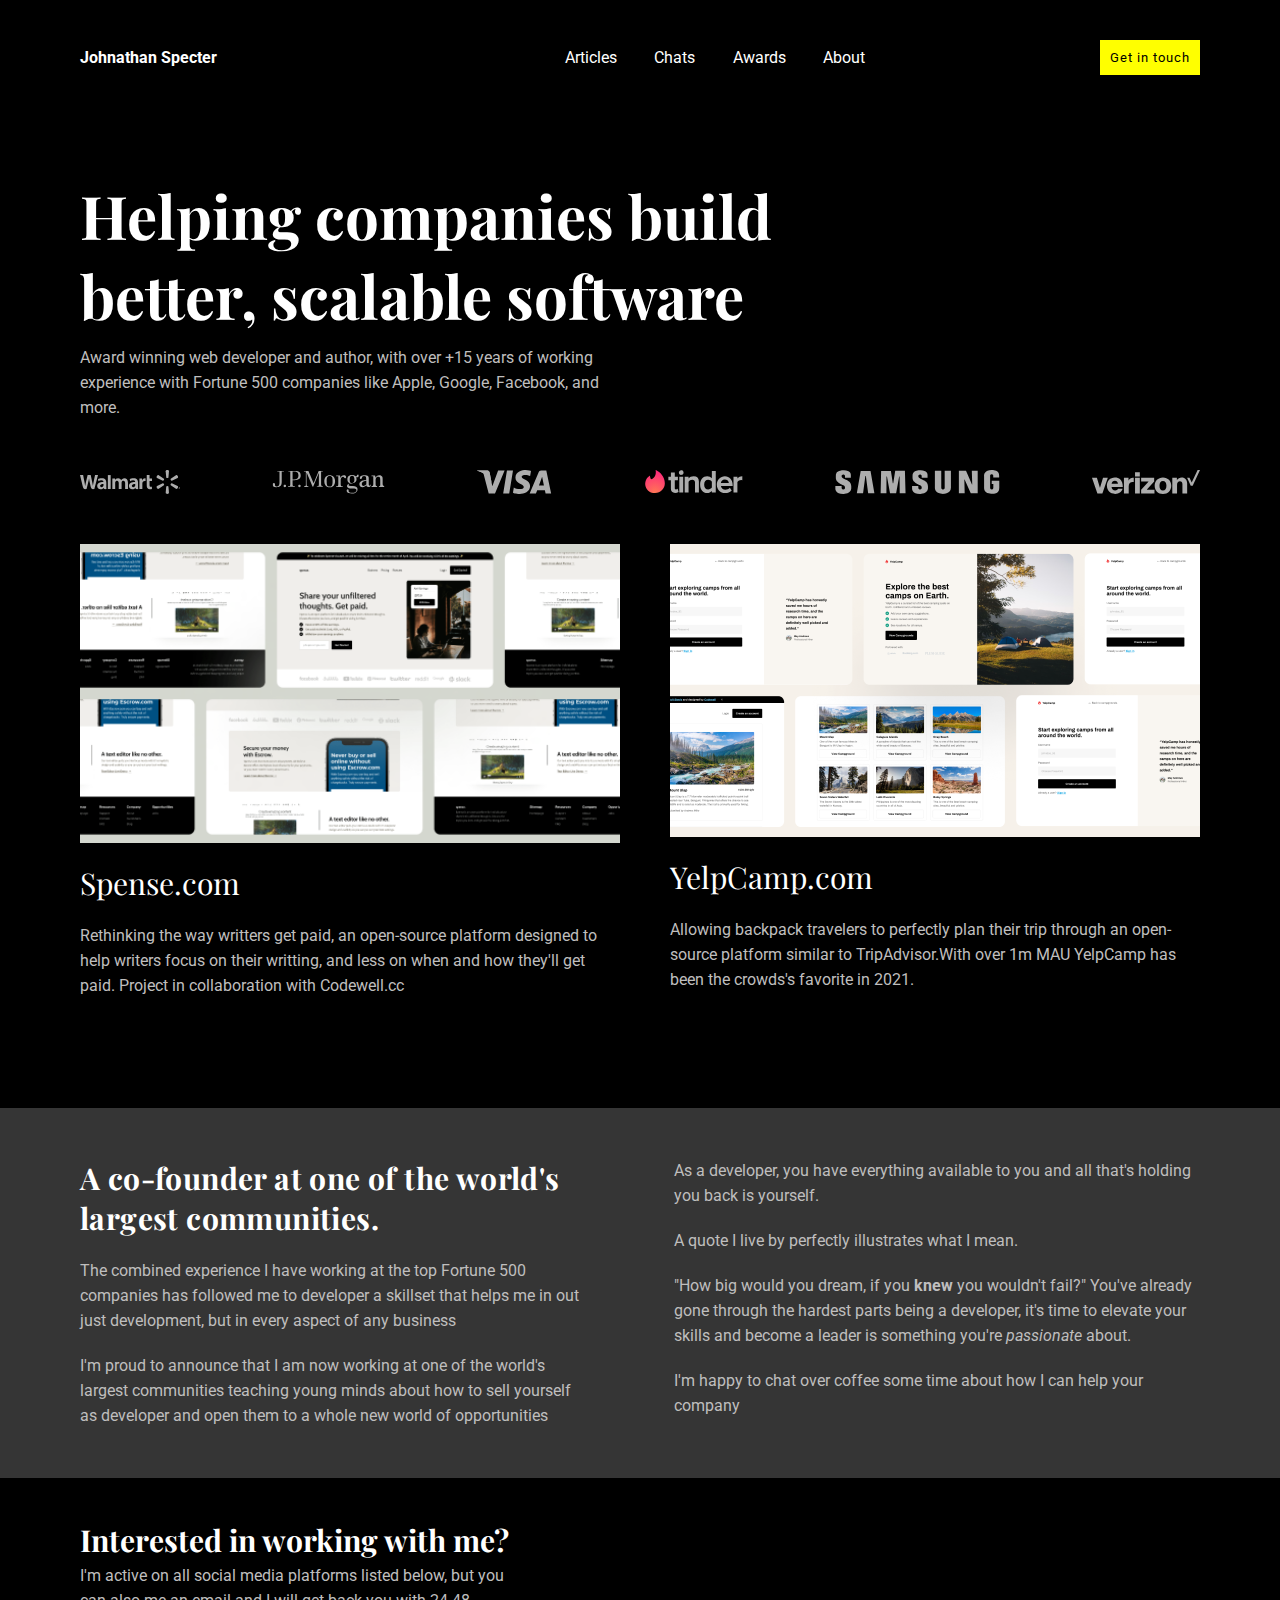
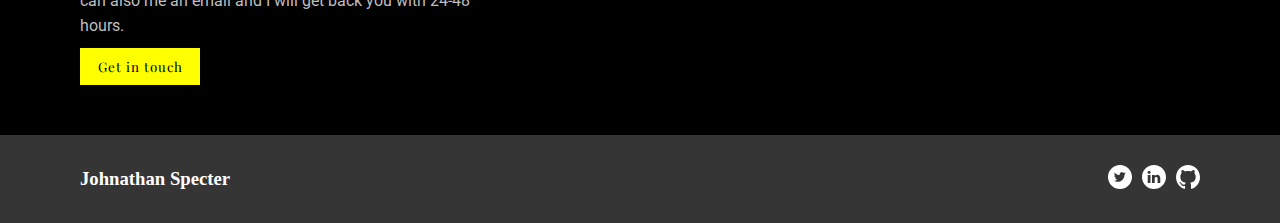
<file: dev-portfolio/index.html>
<!DOCTYPE html>
<html lang="en">
<head>
    <meta charset="UTF-8">
    <meta http-equiv="X-UA-Compatible" content="IE=edge">
    <meta name="viewport" content="width=device-width, initial-scale=1.0">
    <title>Dev Portfolio</title>
    <link rel="stylesheet" href="index.css">
    <link rel="stylesheet" href="https://cdnjs.cloudflare.com/ajax/libs/font-awesome/6.4.2/css/all.min.css" integrity="sha512-z3gLpd7yknf1YoNbCzqRKc4qyor8gaKU1qmn+CShxbuBusANI9QpRohGBreCFkKxLhei6S9CQXFEbbKuqLg0DA==" crossorigin="anonymous" referrerpolicy="no-referrer" />
</head>
<body>
    <nav>
        <h4>Johnathan Specter</h4>
        <ul class="desktopUl">
            <li>Articles</li>
            <li>Chats</li>
            <li>Awards</li>
            <li>About</li>
        </ul>
        <!-- For responsive -->
        <ul class="responsiveUl">
            <li>Articles</li>
            <li>Chats</li>
            <li>Awards</li>
            <li>About</li>
        </ul>
        
        <button class="getInTouch">Get in touch</button>
        <button class="arrowBtn">
            <i class="fa-solid fa-arrow-down-wide-short"></i>
        </button>
    </nav>

    <div class="firstDiv">
        <h2 class="firstHeading">Helping companies build<span> better, scalable software<span></h2>
        <p>Award winning web developer and author, with over +15 years of working
            <span>experience with Fortune 500 companies like Apple, Google, Facebook, and</span>
            <span>more.</span>
        </p>

        <div class="logos">

            <!-- Walmat -->
            <svg width="101" height="24" viewBox="0 0 101 24" fill="none" xmlns="http://www.w3.org/2000/svg">
                <g clip-path="url(#clip0_6:120)">
                <path d="M58.0546 12.7717C58.0546 10.4016 57.04 8.30746 53.6087 8.30746C51.8483 8.30746 50.4498 8.80922 49.6916 9.2484L50.2473 11.1499C50.9454 10.7119 52.0593 10.3513 53.1106 10.3513C54.8477 10.3488 55.1323 11.3315 55.1323 11.9633V12.1154C51.3404 12.1092 48.9433 13.4194 48.9433 16.0877C48.9433 17.718 50.1603 19.2466 52.2875 19.2466C53.5854 19.2466 54.6821 18.7228 55.3372 17.8959H55.401C55.401 17.8959 55.8329 19.703 58.2214 19.0123C58.0999 18.2554 58.0546 17.458 58.0546 16.4888V12.7717ZM55.2256 15.2743C55.2256 15.4657 55.2097 15.6644 55.1532 15.8349C54.9348 16.5649 54.1816 17.1758 53.2443 17.1758C52.4531 17.1758 51.8323 16.728 51.8323 15.7896C51.8323 14.3542 53.4173 13.9592 55.2256 13.969" fill="#ADADAD"/>
                <path d="M0 5.08265C0 5.08265 2.47684 15.2158 2.87065 16.8572C3.33436 18.7759 4.16489 19.485 6.56202 19.0127L8.1102 12.7291C8.50154 11.1724 8.76772 10.056 9.02047 8.46978H9.06337C9.23881 10.0719 9.49155 11.1724 9.81172 12.734C9.81172 12.734 10.4435 15.5887 10.7711 17.0842C11.09 18.5796 11.988 19.523 14.3398 19.0127L18.025 5.08265H15.05L13.7853 11.1086C13.4503 12.8543 13.1461 14.2295 12.9093 15.8292H12.8664C12.6529 14.2467 12.3818 12.9279 12.0334 11.2177L10.7232 5.08265H7.61949L6.22095 11.0607C5.82224 12.8862 5.44931 14.3497 5.21499 15.8991H5.17452C4.93286 14.4454 4.60531 12.5942 4.25811 10.8374C4.25811 10.8374 3.42758 6.55724 3.1344 5.08265" fill="#ADADAD"/>
                <path d="M26.3156 12.7717C26.3156 10.4016 25.2985 8.30746 21.8673 8.30746C20.1118 8.30746 18.7108 8.80922 17.9527 9.2484L18.5084 11.1499C19.204 10.7119 20.3167 10.3513 21.3717 10.3513C23.1088 10.3488 23.3934 11.3315 23.3934 11.9633V12.1154C19.6015 12.1092 17.2019 13.4194 17.2019 16.0877C17.2019 17.718 18.4238 19.2466 20.5412 19.2466C21.8513 19.2466 22.9383 18.7228 23.5934 17.8959H23.6596C23.6596 17.8959 24.0939 19.703 26.4799 19.0123C26.3573 18.2554 26.3156 17.458 26.3156 16.4888V12.7717ZM23.4842 15.2743C23.4842 15.4657 23.4683 15.6644 23.4143 15.8349C23.1934 16.5649 22.4402 17.1758 21.5005 17.1758C20.7141 17.1758 20.0909 16.728 20.0909 15.7896C20.0909 14.3542 21.6759 13.9592 23.4842 13.969" fill="#ADADAD"/>
                <path d="M27.8593 5.08265V19.0078H30.6907V16.0549V5.08265H27.8593Z" fill="#ADADAD"/>
                <path d="M66.7445 5.08265V15.3569C66.7445 16.775 67.0107 17.7638 67.5836 18.3698C68.0866 18.901 68.9097 19.247 69.8899 19.247C70.7315 19.247 71.5546 19.0851 71.9435 18.944L71.9092 16.7321C71.6184 16.7996 71.286 16.8572 70.8296 16.8572C69.863 16.8572 69.544 16.2451 69.544 14.9717V11.0386H72.0098V8.37777H69.544V5.08265" fill="#ADADAD"/>
                <path d="M59.4263 8.54915V19.0123H62.3533V13.6538C62.3533 13.3655 62.3717 13.1164 62.4171 12.8858C62.6355 11.7559 63.493 11.0407 64.7283 11.0407C65.0731 11.0407 65.3074 11.0788 65.5675 11.1192V8.37618C65.3491 8.33692 65.2007 8.31606 64.932 8.31606C63.8365 8.31606 62.595 9.01164 62.0711 10.5267H61.9988V8.54915" fill="#ADADAD"/>
                <path d="M32.3349 8.54915V19.0123H35.1871V12.8711C35.1871 12.5828 35.219 12.2884 35.3208 12.0221C35.5527 11.4002 36.1281 10.6801 37.0518 10.6801C38.2 10.6801 38.7423 11.6492 38.7423 13.0477V19.0123H41.5872V12.7975C41.5872 12.5264 41.6253 12.1939 41.7049 11.9534C41.9331 11.2481 42.5563 10.6801 43.4176 10.6801C44.5781 10.6801 45.14 11.6284 45.14 13.2771V19.0123H47.9823V12.8429C47.9823 9.60172 46.3336 8.31606 44.4615 8.31606C43.6384 8.31606 42.9833 8.51848 42.3944 8.88161C41.8963 9.18707 41.4596 9.61767 41.0683 10.1808H41.0253C40.5751 9.05458 39.5176 8.31606 38.1362 8.31606C36.3648 8.31606 35.56 9.21038 35.0865 9.96607H35.0436V8.54915" fill="#ADADAD"/>
                <path d="M87.3283 8.07953C87.8877 8.07953 88.3587 7.78756 88.4201 7.41217L88.9746 1.13109C88.9746 0.509112 88.2422 0 87.3283 0C86.4094 0 85.6819 0.509112 85.6819 1.13109L86.2413 7.41217C86.3002 7.78756 86.7688 8.07953 87.3283 8.07953Z" fill="#ADADAD"/>
                <path d="M83.9261 10.0449C84.2033 9.55424 84.1873 9.00955 83.888 8.76665L78.711 5.14644C78.1725 4.83239 77.3664 5.20655 76.9052 5.99905C76.4452 6.79032 76.5384 7.6785 77.0659 7.98642L82.7974 10.6436C83.1642 10.781 83.6439 10.5258 83.9261 10.04" fill="#ADADAD"/>
                <path d="M90.7298 10.0398C91.0229 10.5256 91.5026 10.7808 91.8596 10.6507L97.5911 7.98618C98.1235 7.67213 98.2033 6.79253 97.753 6.00126C97.293 5.20876 96.4821 4.83705 95.9448 5.14497L90.7665 8.7615C90.4795 9.00808 90.4587 9.55522 90.7358 10.0447" fill="#ADADAD"/>
                <path d="M87.3283 15.9254C87.8877 15.9254 88.3587 16.2173 88.4201 16.5927L88.9746 22.8738C88.9746 23.4958 88.2422 24 87.3283 24C86.4094 24 85.6819 23.4958 85.6819 22.8738L86.2413 16.5927C86.3002 16.2173 86.7688 15.9254 87.3283 15.9254Z" fill="#ADADAD"/>
                <path d="M90.7298 13.9655C91.0229 13.4784 91.5026 13.2184 91.8596 13.3595L97.5911 16.0191C98.1235 16.327 98.2033 17.214 97.753 18.0065C97.293 18.7928 96.4821 19.167 95.9448 18.8591L90.7665 15.2376C90.4795 14.9935 90.4587 14.4488 90.7358 13.9655" fill="#ADADAD"/>
                <path d="M83.9261 13.9601C84.2033 14.4496 84.1873 14.993 83.888 15.2384L78.711 18.8537C78.1725 19.1677 77.3664 18.7923 76.9052 18.006C76.4452 17.2147 76.5384 16.3265 77.0659 16.0186L82.7974 13.359C83.1642 13.2191 83.6439 13.4767 83.9261 13.9601Z" fill="#ADADAD"/>
                <path d="M99.2683 18.3079H99.3395C99.4364 18.3079 99.4756 18.3386 99.4867 18.4159C99.5075 18.5017 99.5186 18.5594 99.5394 18.5839H99.7235C99.7075 18.5655 99.6866 18.5189 99.6756 18.4109C99.6547 18.3177 99.6069 18.265 99.5394 18.2466V18.2294C99.6326 18.2085 99.6866 18.146 99.6866 18.0687C99.6866 17.9988 99.6547 17.9485 99.6228 17.9166C99.5615 17.8871 99.5027 17.8638 99.3726 17.8638C99.2573 17.8638 99.1726 17.8736 99.1051 17.8896V18.5839H99.2683V18.3079ZM99.2732 17.9914L99.3567 17.9803C99.4548 17.9803 99.5075 18.0257 99.5075 18.0895C99.5075 18.1607 99.4364 18.1938 99.3456 18.1938H99.2732V17.9914ZM99.3775 17.5203C98.9752 17.5203 98.6562 17.8344 98.6562 18.2196C98.6562 18.6146 98.9752 18.9286 99.3775 18.9286C99.7848 18.9286 100.094 18.6146 100.094 18.2196C100.094 17.8344 99.7848 17.5203 99.3775 17.5203ZM99.3775 17.6614C99.6866 17.6614 99.9161 17.9116 99.9161 18.2196C99.9161 18.5299 99.6866 18.7876 99.3775 18.7827C99.0684 18.7827 98.834 18.5299 98.834 18.2196C98.834 17.9116 99.0684 17.6614 99.3726 17.6614" fill="#ADADAD"/>
                </g>
                <defs>
                <clipPath id="clip0_6:120">
                <rect width="100.094" height="24" fill="white"/>
                </clipPath>
                </defs>
                </svg>
                
                <!-- Jp morgan -->
                <svg width="113" height="24" viewBox="0 0 113 24" fill="none" xmlns="http://www.w3.org/2000/svg">
                    <g clip-path="url(#clip0_6:108)">
                    <path d="M11.9509 0.891425H5.35889V1.42514H7.49603V12.2926C7.49603 15.5886 6.60574 16.4789 4.55774 16.4789C3.31089 16.4789 3.04346 15.4994 3.04346 15.0537C3.04346 13.896 2.95431 13.0949 1.8846 13.0949C0.816028 13.0949 0.638885 14.1634 0.638885 14.52C0.638885 16.0343 1.35089 17.192 4.29031 17.192C7.85374 17.192 9.72346 16.0343 9.72346 12.0263V1.424H11.8617V0.891425H11.9509ZM12.8423 14.6971C12.4857 14.6971 12.1292 14.7886 11.9509 15.0537C11.6835 15.3211 11.5943 15.5886 11.5943 15.9451C11.5943 16.2994 11.6835 16.568 11.9509 16.8366C12.2183 17.1029 12.4857 17.1909 12.8423 17.1909C13.1977 17.1909 13.4652 17.1017 13.7326 16.8366C14 16.5691 14.0892 16.2994 14.0892 15.9451C14.0892 15.5886 14 15.3211 13.7326 15.0537C13.4652 14.7863 13.1977 14.6971 12.8412 14.6971H12.8423ZM27.4503 14.6971C27.0937 14.6971 26.8263 14.7886 26.5589 15.0537C26.2926 15.3211 26.2035 15.5886 26.2035 15.9451C26.2035 16.2994 26.2926 16.568 26.5589 16.8366C26.8263 17.1029 27.0937 17.1909 27.4503 17.1909C27.8069 17.1909 28.1623 17.1017 28.3417 16.8366C28.608 16.568 28.6972 16.2994 28.6972 15.9451C28.6972 15.5886 28.608 15.3211 28.3406 15.0537C28.0732 14.7863 27.8069 14.6971 27.4492 14.6971H27.4503ZM22.8172 0.891425H16.4035V1.42514H18.2743V13.8971C18.2743 14.8766 18.1852 15.1429 18.096 15.4103C18.0069 15.768 17.7395 15.9463 17.2937 16.1246C17.0275 16.2137 16.5817 16.3017 15.9577 16.3017V16.8366H22.9063V16.3017C22.2823 16.3017 21.8377 16.2137 21.5692 16.1246C21.1246 15.9463 20.8572 15.6789 20.7692 15.4114C20.6503 15.0986 20.5895 14.7667 20.5897 14.432V10.1543H22.2823C27.2709 10.1543 28.696 8.19543 28.696 5.52228C28.696 2.76114 27.8949 0.890282 22.8172 0.890282V0.891425ZM21.9257 9.53143H20.5897V1.51428H21.7486C25.5783 1.51428 26.4686 3.11771 26.4686 5.61142C26.4686 8.19428 24.9555 9.53143 21.9257 9.53143ZM49.2732 15.3211C49.1557 14.9771 49.0954 14.6161 49.0949 14.2526V1.42514H50.7863V0.891425H46.6915C46.6023 1.06971 41.7932 13.0057 41.7932 13.0057L41.704 13.096C41.6149 13.096 41.6149 13.096 41.6149 13.0069C41.6149 13.0069 36.4492 0.980567 36.4492 0.891425H31.9029V1.42628H33.8629V14.9657C33.8629 15.2343 33.7737 15.5017 33.5955 15.768C33.4172 16.0354 33.1497 16.2137 32.8823 16.3017C32.704 16.3931 32.3486 16.3931 31.9909 16.3931V16.9257H36.4457V16.3909C36.0892 16.3909 35.9109 16.3017 35.6446 16.3017C35.288 16.2126 35.1097 16.0343 34.9315 15.7669C34.7532 15.5886 34.664 15.3211 34.664 14.9657L34.5749 13.8069V3.11657H34.8423C34.8423 3.11657 40.632 16.656 40.7212 16.8343H41.1669L46.6892 3.20685H46.8675V14.2526C46.8675 14.6983 46.7783 15.0537 46.6892 15.4103C46.6 15.7669 46.3337 15.9451 45.9772 16.1234C45.604 16.2472 45.2126 16.3071 44.8195 16.3006V16.8354H51.0549V16.3006C50.6614 16.3071 50.2696 16.2473 49.896 16.1234C49.6297 15.9451 49.3623 15.6777 49.2732 15.3211ZM57.7349 5.16685C54.3497 5.16685 52.3017 7.39314 52.3017 11.224C52.3017 16.9246 56.7555 17.2811 57.6457 17.2811C59.5166 17.2811 63.08 16.1234 63.08 11.136C63.08 7.216 60.7635 5.16685 57.7349 5.16685ZM57.6457 16.568C55.152 16.568 54.7063 15.3223 54.7063 11.3131C54.7063 8.19543 54.8846 5.87885 57.6457 5.87885C60.5852 5.87885 60.5852 8.28342 60.5852 11.1337C60.5852 15.1429 59.8732 16.568 57.6457 16.568ZM71.8103 5.34514C69.8492 5.34514 69.1383 6.50285 68.6023 7.74971H68.424C68.424 7.74971 68.1577 5.968 68.0686 5.52228H64.1486V6.14628H66.2858V13.9851C66.2858 14.7863 66.1977 15.3223 66.0206 15.6766C65.8412 16.0343 65.3063 16.3006 64.5052 16.3006H64.1486V17.0137H70.7406V16.3006H70.384C69.4926 16.3006 69.1383 16.1234 68.9577 15.7669C68.7806 15.4103 68.6915 14.8754 68.6915 14.0743V9.79885C68.6915 8.46171 69.76 6.85943 71.008 6.85943C72.344 6.85943 72.2537 8.81828 73.7692 8.01714C74.4823 7.57142 74.304 5.34514 71.8103 5.34514ZM97.7303 15.6766C97.0172 15.6766 96.84 15.3223 96.7509 14.6091V8.37371C96.7509 7.304 96.5715 6.68114 95.9498 6.056C95.3258 5.43314 94.1669 5.16457 92.4755 5.16457C90.872 5.16457 89.7143 5.43314 88.912 6.056C88.2 6.592 87.8446 7.12571 87.8446 7.928C87.8446 8.28228 87.9337 8.55085 88.1109 8.64C88.2892 8.81828 88.5566 8.90742 88.8229 8.90742C89.4457 8.90742 89.8035 8.55314 89.9806 7.74971C90.072 7.12571 90.248 6.77028 90.5166 6.41257C90.8709 6.05828 91.408 5.87885 92.0297 5.87885C92.832 5.87885 93.4549 6.056 93.7223 6.50171C93.9897 6.94743 94.168 7.48228 94.168 8.19314V10.0651C92.1177 10.2434 87.1303 10.688 87.3978 14.4297C87.4869 15.8549 88.7349 17.1909 90.4263 17.1909C92.2972 17.1909 93.4538 16.1234 94.2549 15.32C94.3452 16.1223 95.1463 17.1029 96.4835 17.1029C97.9966 17.1029 98.888 16.3897 98.9783 14.5189H98.6217C98.6217 15.232 98.176 15.6777 97.7303 15.6777V15.6766ZM94.3463 14.4309V14.52L94.2572 14.6091C93.1886 15.5897 92.2983 15.9463 91.6743 15.9463C90.0709 15.9463 89.8035 14.6091 89.8035 13.9863C89.8035 11.8491 92.7429 10.7794 94.3463 10.7794V14.4309ZM111.093 15.5886C110.914 15.2331 110.647 14.6971 110.647 13.8971V8.72914C110.647 8.01714 110.558 7.304 110.29 6.85943C110.023 6.32457 109.578 5.968 109.133 5.70057C108.598 5.43314 108.064 5.34514 107.441 5.34514C105.125 5.34514 104.233 6.77028 103.699 7.57142H103.521L103.075 5.52228H99.512V6.14628H101.295V13.9851C101.295 14.6091 101.205 15.0537 101.115 15.3223C101.025 15.6766 100.761 15.9451 100.493 16.0343C100.314 16.1234 99.9577 16.2126 99.512 16.2126V16.9246H105.123V16.2126C104.589 16.1234 104.143 16.0343 103.966 15.7669C103.787 15.4994 103.61 14.9646 103.61 14.1634V11.1349C103.61 9.88914 103.61 8.64 104.056 7.928C104.501 7.12571 105.391 6.68114 106.282 6.68114C107.174 6.68114 107.618 6.94857 107.887 7.48228C108.153 7.928 108.241 9.264 108.241 10.1543V13.896C108.241 14.5189 108.333 14.9646 108.241 15.2331C108.153 15.5874 108.064 15.856 107.795 16.0331C107.618 16.2126 107.261 16.2126 106.905 16.3006V17.0137H112.341V16.3006C111.715 16.0343 111.271 15.8549 111.093 15.5886ZM85.6172 4.632C85.2606 4.72114 85.0823 5.07771 84.904 5.52343C84.8149 5.96914 84.6366 6.23542 84.3692 6.32342C84.1017 6.41371 83.8355 6.41371 83.568 6.23542C82.9452 5.70057 81.8755 5.07771 79.9155 5.07771C76.7086 5.07771 75.3726 7.304 75.3726 9.352C75.3726 11.7577 76.264 12.9166 78.3109 13.3611C78.4012 13.3611 78.4012 13.5394 78.3109 13.5394C76.6195 13.896 75.016 14.4309 75.016 16.0343C75.016 17.0149 75.5509 17.5486 76.3532 17.9051C77.1532 18.2606 78.3109 18.44 79.7372 18.44C80.9829 18.44 81.8743 18.5291 82.4092 18.5291C82.9461 18.5984 83.4622 18.7807 83.9235 19.064C84.28 19.3314 84.4583 19.7771 84.4583 20.3097C84.4583 21.112 84.0126 21.6469 83.2115 22.1817C82.4115 22.6274 81.4286 22.8057 80.0938 22.8057C79.0252 22.8057 78.0457 22.7154 77.2435 22.1817C76.6206 21.8251 76.5303 21.1131 76.6206 20.5783C76.7109 20.0434 76.5303 19.5097 75.9075 19.3314C75.718 19.2896 75.52 19.3105 75.3434 19.3909C75.1668 19.4713 75.021 19.6068 74.928 19.7771C74.7486 20.0423 74.6595 20.3989 74.6595 20.8446C74.6595 22.1806 75.7292 22.8034 76.5303 23.0709C77.7772 23.4263 78.5806 23.5166 79.648 23.5166C81.1635 23.5166 82.32 23.2491 83.2115 22.8926C84.1029 22.4469 84.6377 21.9131 84.9932 21.2891C85.3486 20.6663 85.528 20.0423 85.528 19.4183C85.528 18.6171 85.3486 17.904 84.9932 17.4594C83.8355 15.9451 82.2309 16.1223 78.6686 15.9451C76.976 15.9451 76.6195 15.5886 76.6195 15.0537C76.6195 14.2526 77.2435 13.9851 79.7372 13.5394C82.2309 13.1829 84.5463 12.2034 84.5463 9.264C84.5463 8.37257 84.3692 7.66057 84.1006 7.12685C84.6366 7.21485 85.0823 7.21485 85.5269 7.12685C86.0629 6.94857 86.328 6.68114 86.5075 6.41371C86.6857 6.05714 86.7737 5.70057 86.5966 5.43314C86.6857 4.72114 86.24 4.45371 85.6172 4.632ZM80.0057 13.0057C78.4926 13.0057 77.6892 12.4697 77.6892 9.44228C77.6892 7.30514 78.4023 5.70057 80.0057 5.70057C81.8766 5.70057 82.4103 7.12571 82.4103 9.35314C82.4103 12.56 81.4309 13.0057 80.0057 13.0057Z" fill="#ADADAD"/>
                    </g>
                    <defs>
                    <clipPath id="clip0_6:108">
                    <rect width="112" height="24" fill="white" transform="translate(0.622894)"/>
                    </clipPath>
                    </defs>
                    </svg>

                    <!-- VISA -->
                    <svg width="75" height="24" viewBox="0 0 75 24" fill="none" xmlns="http://www.w3.org/2000/svg">
                        <path d="M32.2219 23.6H26.1854L29.9581 0.414295H35.9952L32.2219 23.6ZM21.1072 0.414295L15.3523 16.3616L14.6714 12.9275L14.672 12.9288L12.6408 2.5019C12.6408 2.5019 12.3952 0.414295 9.77734 0.414295H0.263431L0.151794 0.806883C0.151794 0.806883 3.06117 1.4122 6.46608 3.45701L11.7105 23.6006H18L27.6038 0.414295H21.1072ZM68.5868 23.6H74.1296L69.297 0.413675H64.4445C62.2037 0.413675 61.6579 2.14156 61.6579 2.14156L52.655 23.6H58.9476L60.206 20.156H67.8798L68.5868 23.6ZM61.9444 15.3984L65.1162 6.72176L66.9005 15.3984H61.9444ZM53.127 5.98992L53.9885 1.01093C53.9885 1.01093 51.3303 0 48.5592 0C45.5637 0 38.4499 1.30925 38.4499 7.67563C38.4499 13.6656 46.7991 13.74 46.7991 16.8863C46.7991 20.0326 39.3102 19.4688 36.8386 17.4848L35.9412 22.6908C35.9412 22.6908 38.6366 24 42.7548 24C46.8741 24 53.0886 21.8671 53.0886 16.062C53.0886 10.0336 44.6644 9.47236 44.6644 6.85138C44.665 4.22979 50.5439 4.56655 53.127 5.98992Z" fill="#ADADAD"/>
                        <path d="M14.6718 12.9281L12.6407 2.50128C12.6407 2.50128 12.3951 0.413673 9.77724 0.413673H0.26343L0.151794 0.806262C0.151794 0.806262 4.7245 1.75393 9.11053 5.30459C13.3043 8.69835 14.6718 12.9281 14.6718 12.9281Z" fill="#ADADAD"/>
                        </svg>
                        
                    <!-- Tinder -->
                    <svg width="100" height="24" viewBox="0 0 100 24" fill="none" xmlns="http://www.w3.org/2000/svg">
                        <g clip-path="url(#clip0_6:236)">
                        <path d="M8.06458 9.33056C12.4676 7.81293 13.217 3.85963 12.6549 0.224831C12.6549 0.0936787 12.7673 -1.64285e-06 12.8797 0.0374705C17.0954 2.09844 21.8356 6.59509 21.8356 13.3401C21.8356 18.5112 17.8261 23.0828 11.9992 23.0828C9.91994 23.1774 7.86845 22.5768 6.16847 21.3759C4.4685 20.175 3.21686 18.4422 2.6111 16.4509C2.00534 14.4597 2.07997 12.3234 2.82321 10.3792C3.56644 8.4351 4.93595 6.79384 6.71558 5.7145C6.828 5.63955 6.97788 5.7145 6.97788 5.84565C7.03409 6.53888 7.22145 8.28134 7.98963 9.33056H8.06458Z" fill="url(#paint0_radial_6:236)"/>
                        <path d="M34.2389 18.9796L34.5574 18.6049L35.5504 21.7526L35.4193 21.8837C34.6698 22.577 33.5457 22.9329 32.103 22.9329H32.0468C30.7352 22.9329 29.7048 22.5582 28.9928 21.865C28.2808 21.153 27.9061 20.0851 27.9061 18.7361V10.1549H25.3767V6.68878H27.9061V2.51063H31.8032V6.68878H34.8946V10.1549H31.7845V17.8929C31.7845 18.2489 31.8781 19.3918 32.9648 19.3918C33.5269 19.3918 34.0515 19.1857 34.2389 18.9609V18.9796ZM36.2999 22.577V6.70751H40.197V22.577H36.2999ZM38.2297 0.224831C38.6921 0.224845 39.1441 0.361742 39.5288 0.618266C39.9136 0.874791 40.2138 1.23946 40.3916 1.66632C40.5693 2.09317 40.6168 2.56311 40.528 3.0169C40.4391 3.47068 40.2179 3.88801 39.8922 4.21628C39.5666 4.54455 39.151 4.76907 38.6979 4.86154C38.2449 4.95401 37.7746 4.9103 37.3463 4.73591C36.9181 4.56151 36.551 4.26425 36.2914 3.88158C36.0319 3.49891 35.8914 3.04797 35.8877 2.58558C35.8877 1.31152 36.9556 0.224831 38.2297 0.224831ZM50.6704 6.31405C54.0429 6.31405 55.8978 8.15019 55.8978 11.5039V22.5582H52.0007V12.4407C51.9257 10.6421 51.0639 9.8177 49.2277 9.8177C47.579 9.8177 46.2487 10.8294 45.5742 11.6913V22.5582H41.6771V6.72625H45.5742V8.41249C46.6984 7.3258 48.497 6.35153 50.6704 6.35153V6.31405ZM68.8631 8.35629V0.899329H72.7602V22.5957H68.8631V20.9469C68.2668 21.5759 67.5494 22.0777 66.7541 22.4222C65.9588 22.7668 65.102 22.9469 64.2353 22.9517C59.9822 22.9517 57.1343 19.6167 57.1343 14.6516C57.1343 9.66781 59.9822 6.33279 64.2353 6.33279C65.1039 6.33675 65.9625 6.5183 66.7583 6.86628C67.5542 7.21426 68.2704 7.72132 68.8631 8.35629ZM68.8631 11.71C68.4288 11.1444 67.8738 10.6827 67.2386 10.3586C66.6033 10.0345 65.9037 9.85608 65.1909 9.83644C62.7739 9.83644 61.1626 11.7663 61.1626 14.6516C61.1626 17.5182 62.7739 19.448 65.1909 19.448C66.5961 19.448 68.1324 18.6986 68.8631 17.6119V11.71ZM81.8659 6.33279C86.475 6.33279 89.6789 9.89264 89.6789 14.9514V16.0193H77.8939C78.2874 18.2489 80.0485 19.6729 82.4468 19.6729C83.9644 19.6729 85.6319 19.0171 86.5874 18.0616L86.8497 17.8367L88.7046 20.4973L88.5172 20.6659C86.7616 22.2225 84.4729 23.0414 82.1282 22.9517C77.2569 22.9517 73.8282 19.523 73.8282 14.6329C73.7903 13.5532 73.971 12.4771 74.3593 11.469C74.7477 10.4609 75.3357 9.54164 76.0882 8.76646C76.8406 7.99127 77.7419 7.37611 78.738 6.95791C79.7341 6.53971 80.8044 6.32708 81.8847 6.33279H81.8659ZM77.8752 13.0778H85.8755C85.6506 10.6983 83.6833 9.6116 81.8659 9.6116C79.1305 9.6116 78.1 11.6726 77.8752 13.0965V13.0778ZM99.1031 6.33279H99.3842V10.2674L99.0469 10.2112C98.7659 10.1549 98.4099 10.1175 98.0539 10.1175C96.7986 10.1175 95.0561 10.9981 94.4004 11.9349V22.5582H90.5033V6.70751H94.4191V8.4687C95.7119 7.11971 97.4169 6.33279 99.1031 6.33279Z" fill="#ADADAD"/>
                        </g>
                        <defs>
                        <radialGradient id="paint0_radial_6:236" cx="0" cy="0" r="1" gradientUnits="userSpaceOnUse" gradientTransform="translate(12.0206 23.0925) scale(19.63 23.0634)">
                        <stop stop-color="#FF7854"/>
                        <stop offset="1" stop-color="#FD267D"/>
                        </radialGradient>
                        <clipPath id="clip0_6:236">
                        <rect width="99.1736" height="24" fill="white" transform="translate(0.658508)"/>
                        </clipPath>
                        </defs>
                        </svg>
                    
                        <!-- SAMSUNG -->
                        <svg width="165" height="24" viewBox="0 0 165 24" fill="none" xmlns="http://www.w3.org/2000/svg">
                            <path fill-rule="evenodd" clip-rule="evenodd" d="M90.2447 11.1445C90.2447 11.1445 88.65 10.1584 87.6639 9.77681C87.6639 9.77681 84.6115 8.36211 84.0059 7.68902C84.0059 7.68902 82.8162 6.56789 83.5128 5.26571C83.5128 5.26571 83.8044 4.41361 85.0615 4.41361C85.0615 4.41361 86.6982 4.50363 86.6982 5.84877V7.7463H92.5637L92.5534 4.95167C92.5534 4.95167 93.0045 0.375105 85.6446 0.173589C85.6446 0.173589 79.8559 -0.206945 78.1957 2.91093C78.1957 2.91093 77.5441 3.60652 77.5441 6.02881V7.77904C77.5441 7.77904 77.4776 9.79829 78.5087 11.0995C78.5087 11.0995 79.0917 11.9526 80.5279 12.8937C80.5279 12.8937 83.4443 14.4639 85.1945 15.363C85.1945 15.363 86.9611 16.3716 86.7289 17.9766C86.7289 17.9766 86.5847 19.6245 84.8784 19.557C84.8784 19.557 83.3185 19.4874 83.3185 17.8712V15.9747H77.0684V18.7295C77.0684 18.7295 76.8935 23.9975 84.9245 23.9975C84.9245 23.9975 92.5984 24.153 92.9565 18.5914V16.3481C92.9555 16.3481 93.2275 12.9397 90.2447 11.1445ZM60.2157 0.829283L58.2517 13.1371H57.7924L55.9163 0.93976H46.1188L45.6278 23.2283H51.4288L51.4983 6.43492H51.9546L55.0295 23.2252H61.1322L64.1693 6.44105H64.5734L64.7135 23.2283H70.5452L69.9171 0.829283H60.2157ZM25.6838 0.922372L21.8243 23.2027H28.0692L30.3555 5.92754H30.869L33.1542 23.2027H39.3981L35.5397 0.922372H25.6838ZM156.723 10.8376V14.1242H158.324V17.6523C158.324 19.377 156.85 19.4087 156.85 19.4087C155.058 19.4087 155.126 17.7699 155.126 17.7699V5.56645C155.126 4.30927 156.716 4.24176 156.716 4.24176C158.243 4.24176 158.253 5.74137 158.253 5.74137V7.59695H164.133C164.325 3.97478 163.603 3.09813 163.603 3.09813C162.144 -0.177273 156.626 0.00173807 156.626 0.00173807C148.147 0.00173807 149.088 6.50754 149.088 6.50754V18.307C149.271 24.4087 157.626 23.7888 157.767 23.7837C161.483 23.3725 162.605 22.191 162.605 22.191C163.639 21.4238 163.905 20.361 163.905 20.361C164.2 19.7421 164.274 17.7699 164.274 17.7699V10.8376H156.723ZM137.233 14.4639H136.977L131.01 0.835417H123.871V23.2303H129.682L129.334 9.60394H129.594L135.775 23.2303H142.697V0.833372H136.813L137.233 14.4639ZM109.688 17.6503C109.688 17.6503 109.772 19.4885 108.068 19.4885C108.068 19.4885 106.276 19.5846 106.276 17.6963L106.258 0.848715H99.8848V17.5623C99.8848 17.5623 99.2311 23.8881 108.158 23.8881C108.158 23.8881 115.916 23.9801 115.916 17.8528V0.849738H109.688V17.6503ZM13.5345 11.1445C13.5345 11.1445 11.9418 10.1584 10.9547 9.77783C10.9547 9.77783 7.90432 8.36415 7.29875 7.69004C7.29875 7.69004 6.10909 6.56687 6.80672 5.26775C6.80672 5.26775 7.09723 4.41566 8.35338 4.41566C8.35338 4.41566 9.99109 4.50465 9.99109 5.8498V7.74733H15.8586L15.8473 4.95167C15.8473 4.95167 16.2954 0.375104 8.9385 0.174611C8.9385 0.174611 8.38407 0.138806 7.57085 0.179723C7.57085 0.179723 3.11396 0.419088 1.52024 2.86388C1.51104 2.88229 1.49774 2.8956 1.48853 2.91196C1.48853 2.91196 0.837951 3.60652 0.837951 6.02983V7.78006C0.837951 7.78006 0.770437 9.79932 1.80257 11.1005C1.80257 11.1005 2.38564 11.9536 3.82182 12.8947C3.82182 12.8947 6.73716 14.4649 8.48739 15.364C8.48739 15.364 10.256 16.3706 10.0218 17.9776C10.0218 17.9776 9.87754 19.6255 8.17232 19.558C8.17232 19.558 6.61236 19.4885 6.61236 17.8722V15.9747H0.361267V18.7315C0.361267 18.7315 0.186347 23.9996 8.21733 23.9996C8.21733 23.9996 15.8893 24.155 16.2504 18.5934V16.3522C16.2504 16.3501 16.5184 12.9397 13.5345 11.1445Z" fill="#ADADAD"/>
                            </svg>

                        <!-- Verizon -->
                        <svg width="109" height="24" viewBox="0 0 109 24" fill="none" xmlns="http://www.w3.org/2000/svg">
                            <g clip-path="url(#clip0_6:116)">
                            <path d="M106.616 0L100.715 12.6247L98.4959 7.8411H96.0959L99.7452 15.6658H101.685L109 0H106.616Z" fill="#ADADAD"/>
                            <path d="M81.3014 23.4411H86.0521V14.7452C86.0521 12.7562 87.2028 11.3589 88.9123 11.3589C90.5562 11.3589 91.411 12.5096 91.411 14.1699V23.4411H96.1617V13.2658C96.1617 9.8137 94.0904 7.38083 90.737 7.38083C88.6 7.38083 87.1041 8.30137 85.9863 9.97809H85.8877V7.8411H81.2849L81.3014 23.4411ZM71.9644 7.4137C67 7.4137 63.6795 10.9808 63.6795 15.6822C63.6795 20.3507 67 23.9507 71.9644 23.9507C76.9288 23.9507 80.2493 20.3507 80.2493 15.6822C80.2658 10.9808 76.9288 7.4137 71.9644 7.4137ZM71.9315 20.4329C69.6795 20.4329 68.4795 18.5425 68.4795 15.6822C68.4795 12.789 69.663 10.9315 71.9315 10.9315C74.1836 10.9315 75.4329 12.789 75.4329 15.6822C75.4493 18.5425 74.2 20.4329 71.9315 20.4329ZM50.1343 23.4411H63.4822V19.6932H55.9206V19.5945L63.1534 11.4904V7.82466H50.1343V11.589H57.4493V11.6877L50.1343 19.8575V23.4411ZM44.0356 23.4411H48.8192V7.8411H44.0356V23.4411ZM32.9397 23.4411H37.7069V16.274C37.7069 13.0192 39.663 11.5726 42.6384 11.9836H42.737V7.87398C42.4904 7.77535 42.211 7.75891 41.7671 7.75891C39.9096 7.75891 38.6603 8.6137 37.5918 10.4384H37.4932V7.8411H32.9397V23.4411ZM24.1945 20.4493C22.0904 20.4493 20.8082 19.0849 20.5617 16.9808H31.8055C31.8384 13.6274 30.9507 10.9479 29.0932 9.27124C27.7781 8.0548 26.0521 7.38083 23.8493 7.38083C19.148 7.38083 15.8932 10.9479 15.8932 15.6164C15.8932 20.3178 19 23.9014 24.1617 23.9014C26.1178 23.9014 27.663 23.3753 28.9452 22.5041C30.3096 21.5671 31.2959 20.1863 31.5589 18.8219H26.989C26.5452 19.8411 25.5918 20.4493 24.1945 20.4493ZM23.948 10.7836C25.6247 10.7836 26.7754 12.0329 26.9726 13.8575H20.5945C20.9726 12.0164 21.9754 10.7836 23.948 10.7836ZM6.39179 23.4411H11.3891L16.8137 7.8411H12.0301L8.98905 17.8685H8.9233L5.8822 7.8411H0.967133L6.39179 23.4411ZM44.0356 2.28493H48.8192V6.52603H44.0356V2.28493Z" fill="#ADADAD"/>
                            </g>
                            <defs>
                            <clipPath id="clip0_6:116">
                            <rect width="108.197" height="24" fill="white" transform="translate(0.802734)"/>
                            </clipPath>
                            </defs>
                            </svg>
                            
                            
                    
        </div>

        <div class="projectLinks">
            <div class="project">
                <img src="./Assets/Spense.png" alt="No-img">
                <p class="pLinks"><a href="#">Spense.com<i class="fa-solid fa-arrow-right-long"></i></a></p>
                <p class="project-desc">Rethinking the way writters get paid, an open-source platform designed to help writers focus on their writting, and less on when and how they'll get paid. Project in collaboration with Codewell.cc</p>
            </div>

            <div class="project">
                <img src="./Assets/YelpCamp.png" alt="No-img">
                <p class="pLinks"><a href="#">YelpCamp.com<i class="fa-solid fa-arrow-right-long"></i></a></p>
                <p class="project-desc">Allowing backpack travelers to perfectly plan their trip through an open-source platform similar to TripAdvisor.With over 1m MAU YelpCamp has been the crowds's favorite in 2021.</p>
            </div>
        </div>
    </div>

    <div class="co-founderDivs">
        <div class="withH3 co-founderDiv">
            <h3>A co-founder at one of the world's largest communities.</h3>
            <p>The combined experience I have working at the top Fortune 500 companies has followed me to developer a skillset that helps me in out just development, but in every aspect of any business</p>
            <p>I'm proud to announce that I am now working at one of the world's largest communities teaching young minds about how to sell yourself as developer and open them to a whole new world of opportunities</p>
        </div>

        <div class="co-founderDiv">
            <p>As a developer, you have everything available to you and all that's holding you back is yourself.</p>
            <p>A quote I live by perfectly illustrates what I mean.</p>
            <p>"How big would you dream, if you <strong>knew</strong> you wouldn't fail?" You've already gone through the hardest parts being a developer, it's time to elevate your skills and become a leader is something you're <i>passionate</i> about.</p>
            <p>I'm happy to chat over coffee some time about how I can help your company</p>
        </div>
    </div>

    <div class="interestedDiv">
        <h3>Interested in working with me?</h3>
        <p>I'm active on all social media platforms listed below, but you <span>can also me an email and I will get back you with 24-48</span> hours.</p>
        <button>Get in touch</button>
    </div>

    <footer>
        <h3>Johnathan Specter</h5>
        <div class="footer-logos">
            <a href="#">
                <img src="./Assets/Social Icons/Twitter.svg" alt="No-img">
            </a>

            <a href="#">
                <img src="./Assets/Social Icons/LinkedIn.svg" alt="No-img">
            </a>

            <a href="#">
                <img src="./Assets/Social Icons/Github.svg" alt="No-img">
            </a>
        </div>
    </footer>


    <script src="./index.js"></script>
</body>
</html>
</file>
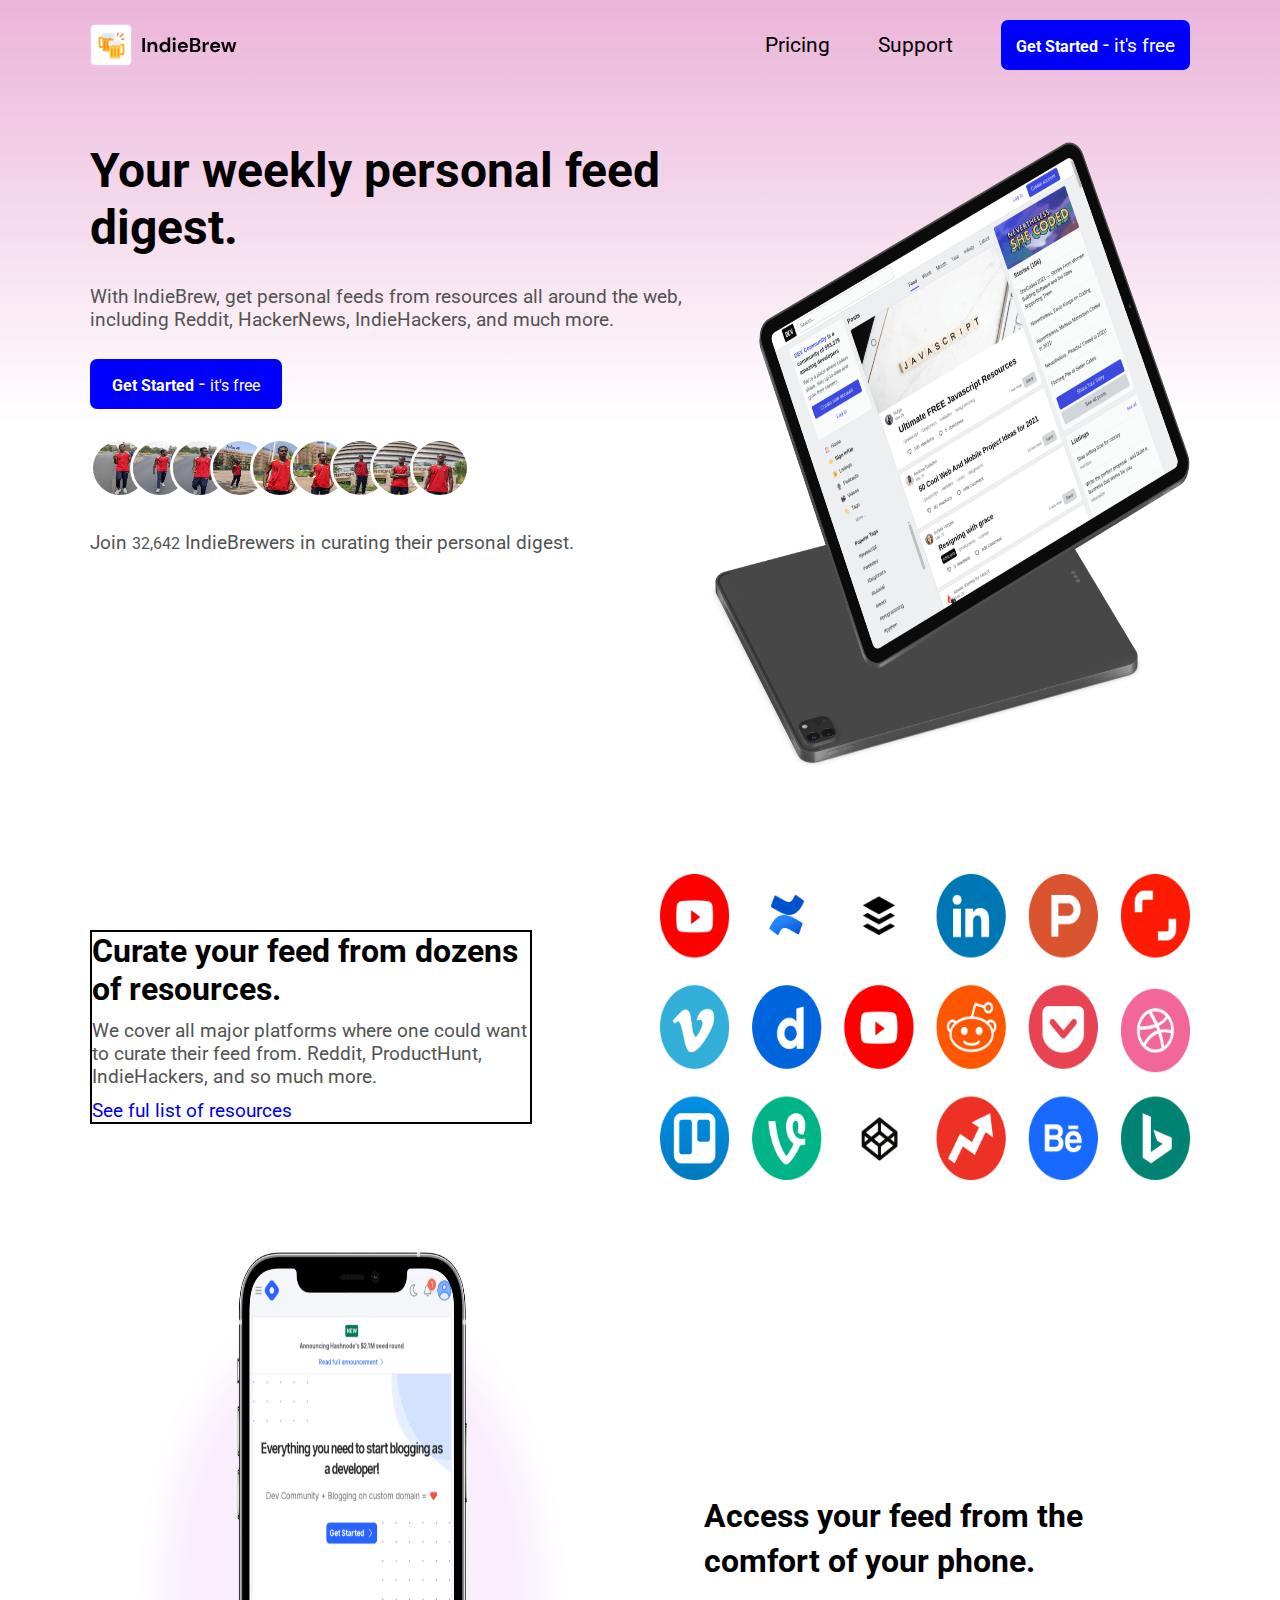
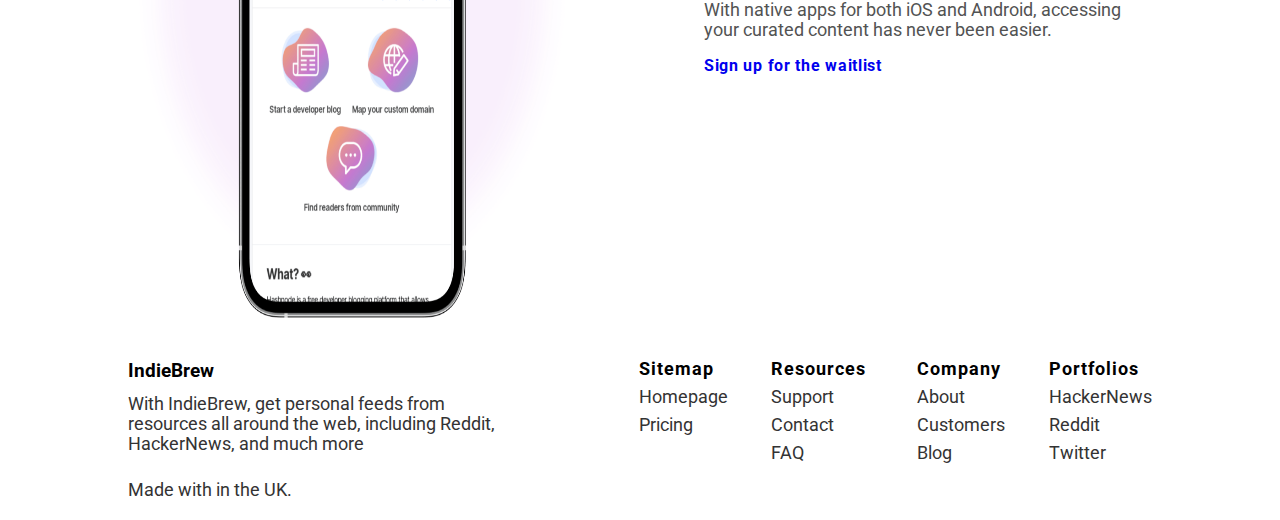
<file: IndieBrew Starter/index.html>
<!DOCTYPE html>
<html lang="en">
  <head>
    <meta charset="UTF-8" />
    <meta http-equiv="X-UA-Compatible" content="IE=edge" />
    <meta name="viewport" content="width=device-width, initial-scale=1.0" />
    <title>IndieBrew</title>
    <link
      rel="stylesheet"
      href="https://cdnjs.cloudflare.com/ajax/libs/font-awesome/6.4.2/css/all.min.css"
      integrity="sha512-z3gLpd7yknf1YoNbCzqRKc4qyor8gaKU1qmn+CShxbuBusANI9QpRohGBreCFkKxLhei6S9CQXFEbbKuqLg0DA=="
      crossorigin="anonymous"
      referrerpolicy="no-referrer"
    />
    <link rel="stylesheet" href="index.css" />
  </head>
  <body>
    <nav>
      <img src="./Assets/Logo.svg" />
      <button class="arrowBtn">
        <i class="fa-solid fa-arrow-down-wide-short"></i>
    </button>
      <div class="ulAndBtn">
        <ul>
          <li>Pricing</li>
          <li>Support</li>
        </ul>

        <button><strong>Get Started</strong> - <span>it's free</span></button>
      </div>

      <div class="hiddenDiv">
        <ul>
          <li>Pricing</li>
          <li>Support</li>
        </ul>

        <button><strong>Get Started</strong> - <span>it's free</span></button>
      </div>
    </nav>

    <div class="weeklyFeeds">
      <div class="personalFeeds">
        <h1>Your weekly personal feed digest.</h1>
        <p>
          With IndieBrew, get personal feeds from resources all around the web,
          including Reddit, HackerNews, IndieHackers, and much more.
        </p>

        <button><strong>Get Started</strong> - <span>it's free</span></button>

        <div class="consecutiveImgs">
          <img src="./images/img1.jpg" />
          <img src="./images/img2.jpg" />
          <img src="./images/img3.jpg" />
          <img src="./images/img4.jpg" />
          <img src="./images/img5.jpg" />
          <img src="./images/img6.jpg" />
          <img src="./images/img7.jpg" />
          <img src="./images/img8.jpg" />
          <img src="./images/img9.jpg" />
        </div>

        <p>
          Join <span>32,642</span> IndieBrewers in curating their personal
          digest.
        </p>
      </div>

      <div class="feedMockup">
        <img src="./Assets/Feed Mockup.png" alt="" />
      </div>
    </div>

    <div class="resources">
      <div class="CuratingFeeds">
        <h1>Curate your feed from dozens of resources.</h1>
        <p>
          We cover all major platforms where one could want to curate their feed
          from. Reddit, ProductHunt, IndieHackers, and so much more.
        </p>

        <a href="#"
          >See ful list of resources<i class="fa-solid fa-arrow-right"></i
        ></a>
      </div>

      <div class="socialMedia">
        <img src="./Assets/Social Media Icons.png" />
      </div>
    </div>

    <div class="mockupAndFeeds">
        <div class="phoneMockup">
            <img src="./Assets/Phone Mockup.png">
        </div>

        <div class="otherFeeds">
            <h1>Access your feed from the comfort of your phone.</h1>
            <p>With native apps for both iOS and Android, accessing your curated content has never been easier.</p>

            <a href="#"
          >Sign up for the waitlist<i class="fa-solid fa-arrow-right"></i
        ></a>
        </div>
    </div>

    <footer>
        <div class="indieBrew">
            <a href="#">IndieBrew</a>
            <p>With IndieBrew, get personal feeds from resources all around the web, including Reddit, HackerNews, and much more</p>

            <p>Made with <i class="fa-solid fa-heart"></i> in the UK.</p>
        </div>

            <div class="srcpDiv">
                <div class="srDiv">
                    <div class="sitemap fDiv">
                        <h1>Sitemap</h1>
                        <p>
                            Homepage
                        </p>
                        <p>Pricing</p>
                    </div>

                    <div class="fResources fDiv">
                        <h1>Resources</h1>
                        <p>
                            Support
                        </p>
                        <p>Contact</p>
                        <p>FAQ</p>
                    </div>


                </div>

                <div class="cpDiv">
                    
                        <div class="company fDiv">
                            <h1>Company</h1>
                            <p>
                                About
                            </p>
                            <p>Customers</p>
                            <p>Blog</p>
                        </div>

                        <div class="portfolios fDiv">
                            <h1>Portfolios</h1>
                            <p>
                                HackerNews
                            </p>
                            <p>Reddit</p>
                            <p>Twitter</p>
                        </div>
                </div>
            </div>
            
        </div>
    </footer>

    <script src="./index.js"></script>
  </body>
</html>

<!-- Styling the navbar fresh -->
</file>
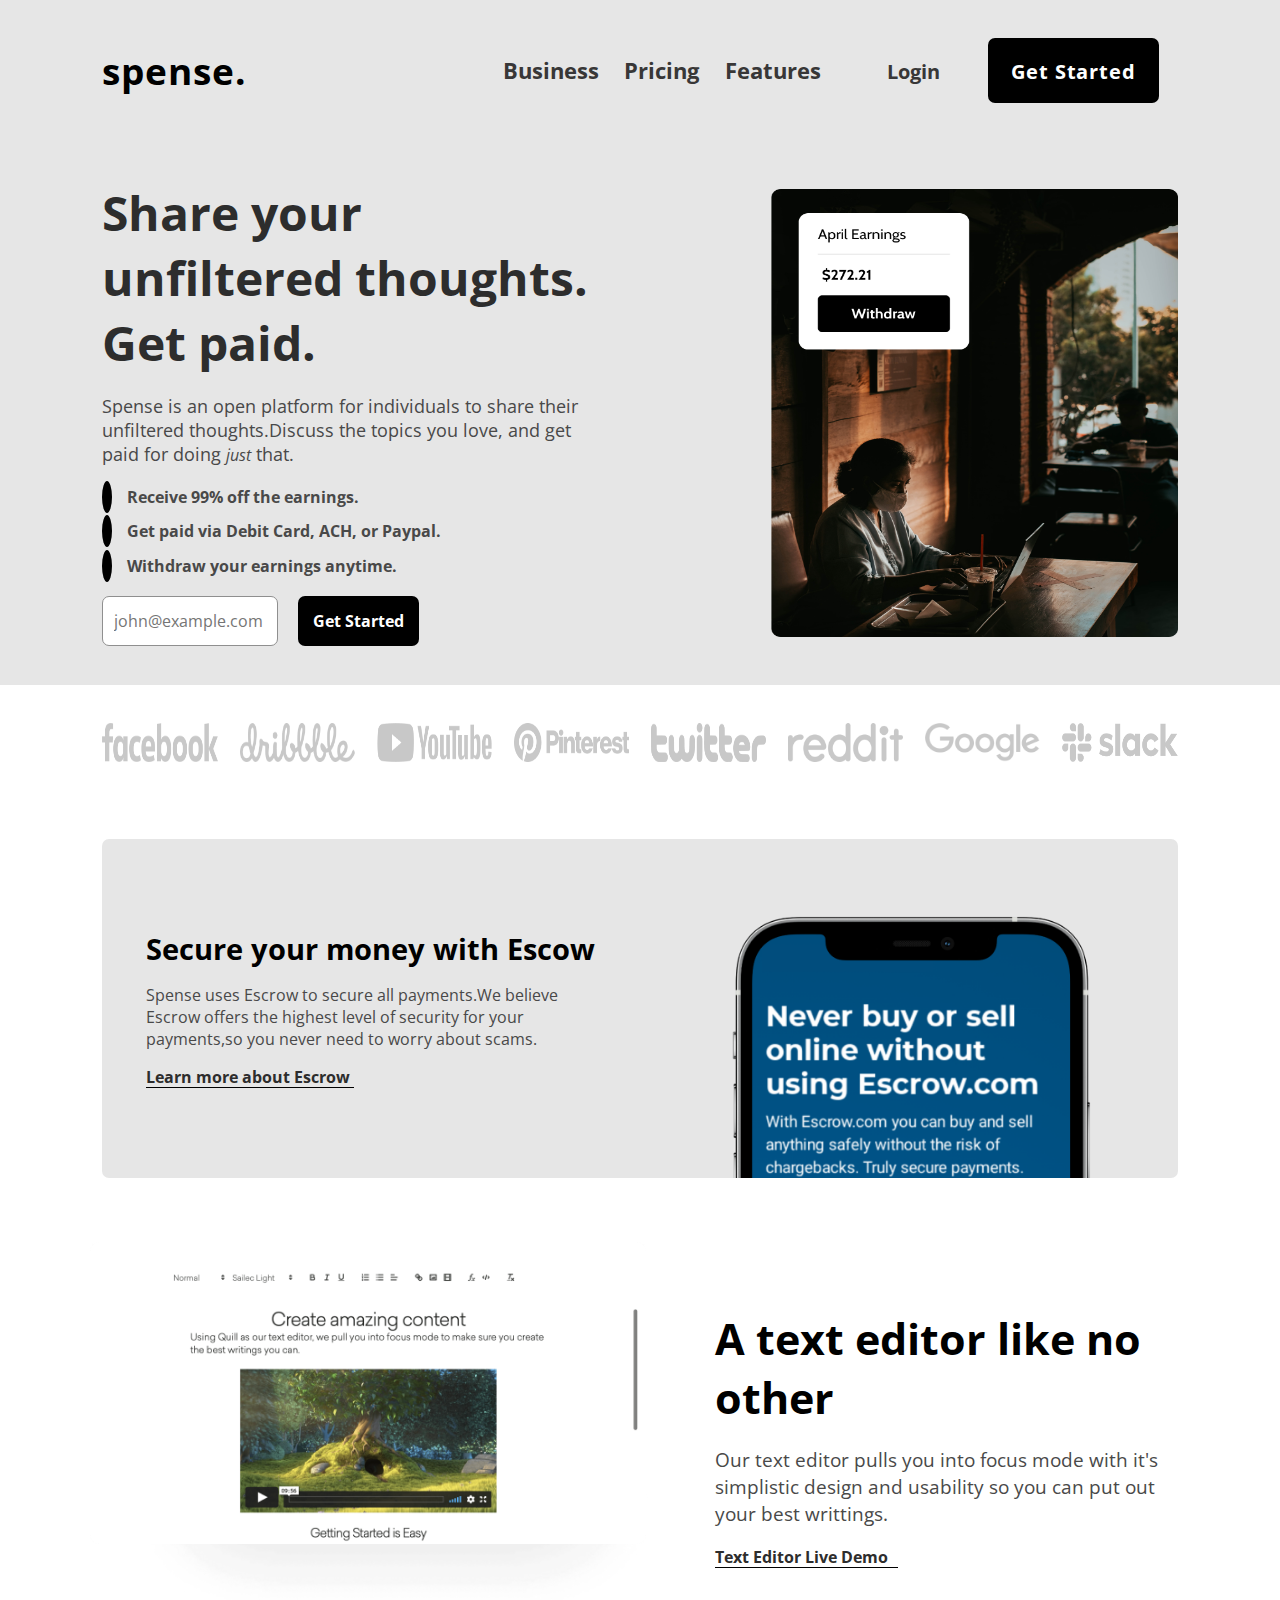
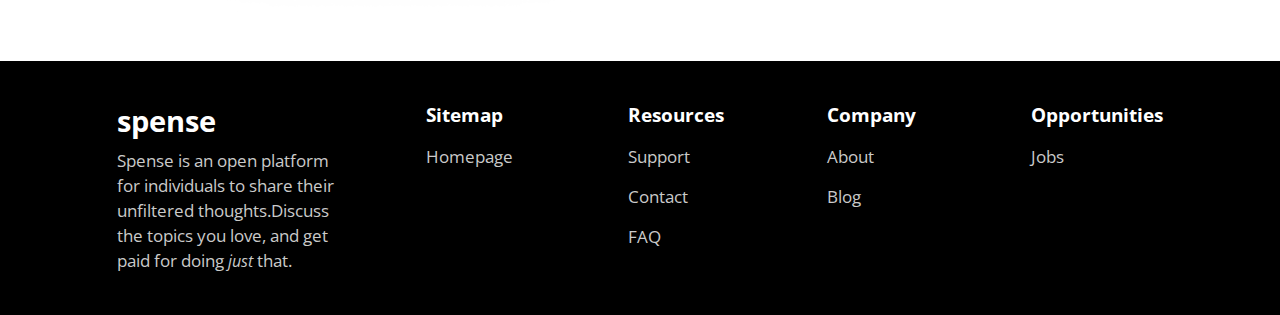
<file: Spense project/index.html>
<!DOCTYPE html>
<html lang="en">
<head>
    <meta charset="UTF-8">
    <meta http-equiv="X-UA-Compatible" content="IE=edge">
    <meta name="viewport" content="width=device-width, initial-scale=1.0">
    <title>Spense</title>
    <link rel="stylesheet" href="https://cdnjs.cloudflare.com/ajax/libs/font-awesome/6.4.2/css/all.min.css" integrity="sha512-z3gLpd7yknf1YoNbCzqRKc4qyor8gaKU1qmn+CShxbuBusANI9QpRohGBreCFkKxLhei6S9CQXFEbbKuqLg0DA==" crossorigin="anonymous" referrerpolicy="no-referrer" />
    <link rel="stylesheet" href="./index.css">
</head>
<body>
    <nav>
        <h1>spense.</h1>
        <div class="ulAndBtn">
            <ul>
                <li>Business</li>
                <li>Pricing</li>
                <li>Features</li>
            </ul>

            <div class="btns">
                <button>
                    Login
                </button>

                <button>
                   Get Started
                </button>
            </div>
        </div>

        <div class="hiddenDiv">
            <ul>
                <li>Business</li>
                <li>Pricing</li>
                <li>Features</li>
            </ul>

            <div class="btns">
                <button>
                    Login
                </button>

                <button>
                   Get Started
                </button>
            </div>
        </div>
        <button class="arrowBtn">
            <i class="fa-solid fa-arrow-down-wide-short"></i>
        </button>
    </nav>

    <div class="ShareThoughts">
        <div class="getThoughtsPaid">
            <h1>Share your unfiltered thoughts. Get paid.</h1>
            <p>Spense is an open platform for individuals to share their unfiltered thoughts.Discuss the topics you love, and get paid for doing <i>just</i> that.</p>

            <ul>
                <li><i class="fa-solid fa-check"></i>Receive 99% off the earnings.</li>
                <li><i class="fa-solid fa-check"></i>Get paid via Debit Card, ACH, or Paypal.</li>
                <li><i class="fa-solid fa-check"></i>Withdraw your earnings anytime.</li>
            </ul>

            <form>
                <input type="text" placeholder="john@example.com">

                <button>Get Started</button>
            </form>
        </div>

        <div class="withdrawEarnigns">
            <img src="./Assets/Hero Image (Desktop).png">
        </div>
    </div>

    <div class="mediasWithSecurity">
        <div class="socialMedia">
            <img src="./Assets/Facebook Logo.png">
            <img src="./Assets/Dribbble Logo.png">
            <img src="./Assets/Youtube Logo.png">
            <img src="./Assets/Pinterest Logo.png">
            <img src="./Assets/Twitter Logo.png">
            <img src="./Assets/Reddit Logo.png">
            <img src="./Assets/Google Logo.png">
            <img src="./Assets/Slack Logo.png">
        </div>

        <div class="security">
            <div class="secureMoney">
                <h1>Secure your money with Escow</h1>
                <p>Spense uses Escrow to secure all payments.We believe Escrow offers the highest level of security for your payments,so you never need to worry about scams.</p>
                <a href="#">Learn more about Escrow<span class="fa-solid fa-arrow-right"></span>
                <span></span></a> 
            </div>

            <div>
                <img src="./Assets/Phone Mockup (Tablet).png">
            </div>
        </div>
    </div>


    <div class="editor">
        <div class="imageEditor">
            <img src="./Assets/Text Editor.png">
        </div>

        <div class="textEditor">
            <h1>A text editor like no other</h1>
            <p>Our text editor pulls you into focus mode with it's simplistic design and usability so you can put out your best writtings.</p>

            <a href="#">Text Editor Live Demo<i class="fa-solid fa-arrow-right"></i>
            <span></span>
            </a>
        </div>
    </div>

    
    <footer>
        <div class="spense">
            <h1>spense</h1>
            <p>Spense is an open platform for individuals to share their unfiltered thoughts.Discuss the topics you love, and get paid for doing <i>just</i> that.</p>
        </div>

        <div class="srco">
            <div class="srDiv">
                <div class="fDiv">
                    <h1>Sitemap</h1>
                    <p>Homepage</p>
                </div>
                <div class="fDiv">
                    <h1>Resources</h1>
                    <p>Support</p>
                    <p>Contact</p>
                    <p>FAQ  </p>
                </div>
            </div>

            <div class="coDiv">
                <div class="fDiv">
                    <h1>Company</h1>
                    <p>About</p>
                    
                    <p>Blog</p>
                    
                </div>
                <div class="fDiv">
                    <h1>Opportunities</h1>
                    <p>Jobs</p>
                </div>
            </div>
        </div>
    </footer>

    <script src="./index.js"></script>
</body>
</html>
</file>
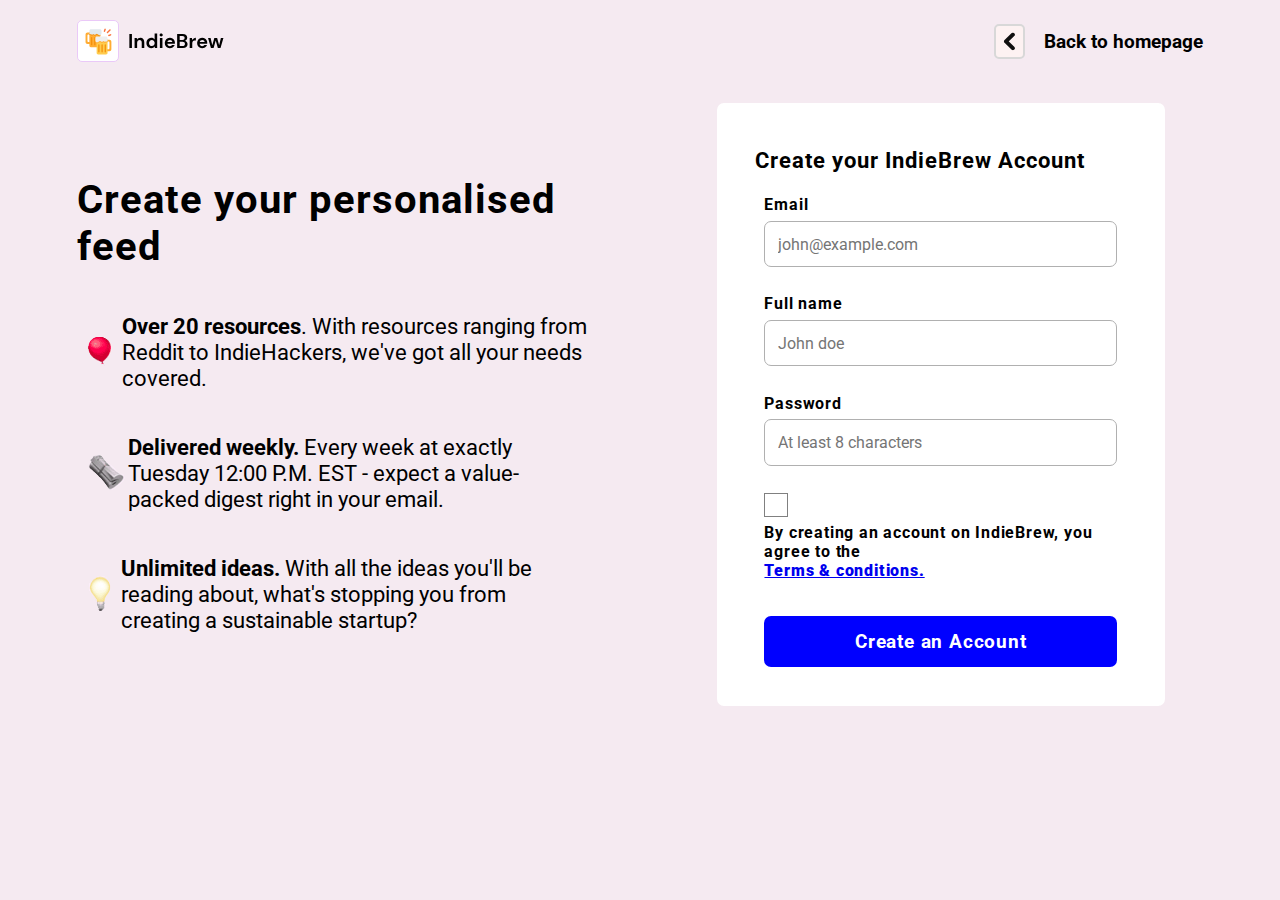
<file: IndieBrew Starter/signUp.html>
<!DOCTYPE html>
<html lang="en">
<head>
    <meta charset="UTF-8">
    <meta http-equiv="X-UA-Compatible" content="IE=edge">
    <meta name="viewport" content="width=device-width, initial-scale=1.0">
    <title>SignUp</title>
    <link rel="stylesheet" href="signUp.css">
</head>
<body>
    <nav>
        <img src="./Assets/Logo.svg" alt="no-logo">
        <a href="#">
            <img src="./Assets/Back Arrow.svg" alt="no-arrow">
            Back to homepage
        </a>
    </nav>

    <div class="container">
        <div class="personalFeeds">
            <h1>Create your personalised feed</h1>
            <div class="pAndImg">
                <img src="./Assets/icons/balloon.png">
                <p><span>Over 20 resources</span>. With resources ranging from Reddit to IndieHackers, we've got all your needs covered.</p>
            </div>

            <div class="pAndImg">
                <img src="./Assets/icons/papers.png">
                <p><span>Delivered weekly.</span> Every week at exactly Tuesday 12:00 P.M. EST - expect a value-packed digest right in your email.</p>
            </div>

            <div class="pAndImg">
                <img src="./Assets/icons/bulb.png">
                <p><span>Unlimited ideas.</span> With all the ideas you'll be reading about, what's stopping you from creating a sustainable startup?</p>
            </div>
        </div>

        <div class="form">
            <h3>Create your IndieBrew Account</h3>
            <form>
                <label for="email">Email</label>
                <input id="email" type="text" placeholder="john@example.com">

                <label for="names">Full name</label>
                <input id="names" type="text" placeholder="John doe">
                
                <label for="pword">Password</label>
                <input id="pword" type="text" placeholder="At least 8 characters">

                <input id="terms" type="checkbox"/>
                <label for="terms">
                    By creating an account on IndieBrew, you agree to the <strong><a href="#">Terms & conditions.</a></strong>
                </label>

                <button type="submit">Create an Account</button>
            </form>
        </div>
    </div>

    <script src="./signUp.js"></script>
</body>
</html>

    
    <!-- background-color: rgb(254, 248, 252); -->
</file>
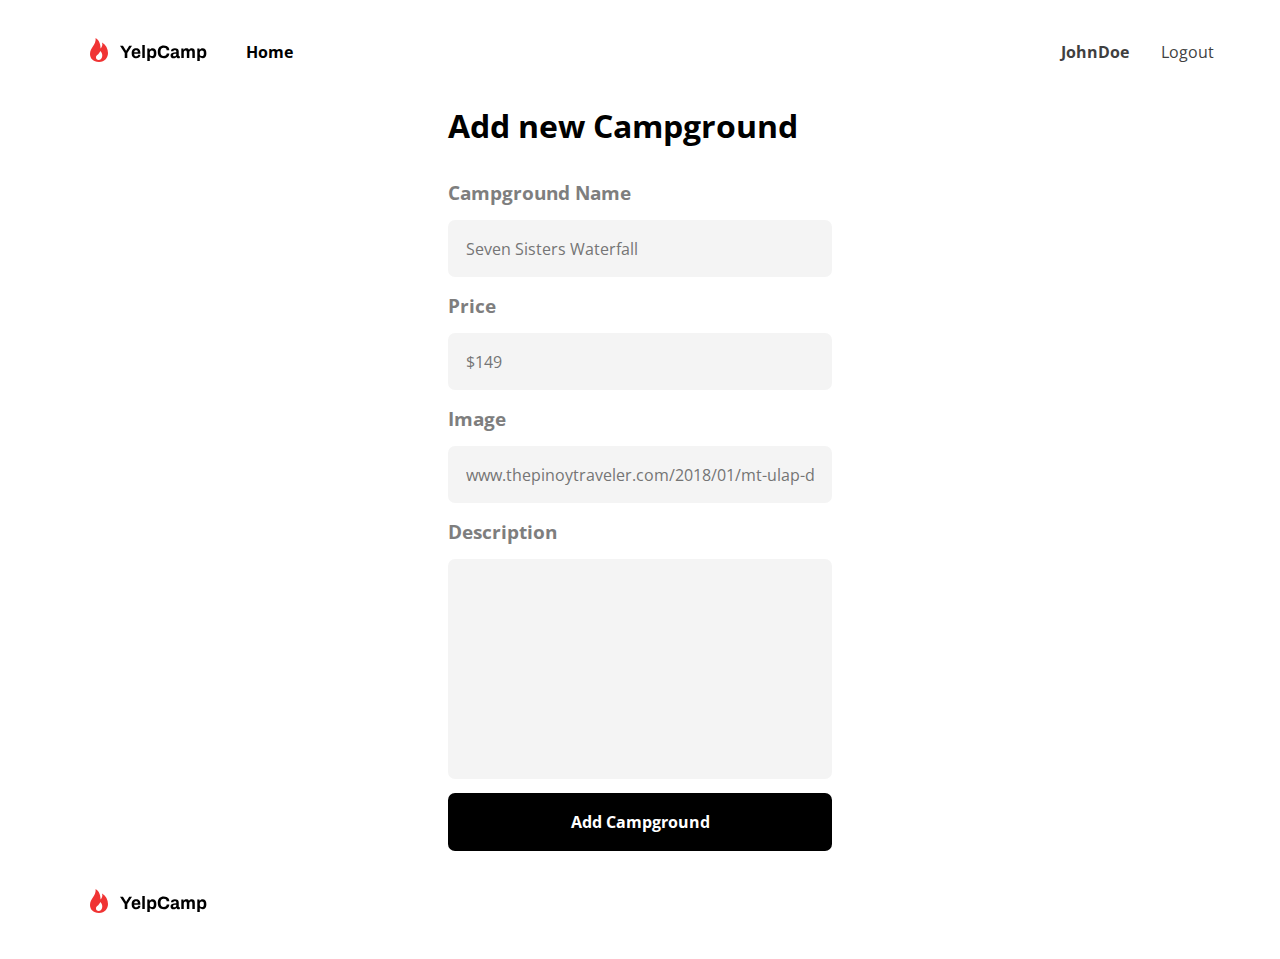
<file: Yelp/pages/campground.html>
<!DOCTYPE html>
<html lang="en">
<head>
    <meta charset="UTF-8">
    <meta http-equiv="X-UA-Compatible" content="IE=edge">
    <meta name="viewport" content="width=device-width, initial-scale=1.0">
    <link rel="stylesheet" href="../css/campground.css">
    <link rel="stylesheet" href="https://cdnjs.cloudflare.com/ajax/libs/font-awesome/6.4.2/css/all.min.css" integrity="sha512-z3gLpd7yknf1YoNbCzqRKc4qyor8gaKU1qmn+CShxbuBusANI9QpRohGBreCFkKxLhei6S9CQXFEbbKuqLg0DA==" crossorigin="anonymous" referrerpolicy="no-referrer" />
    <title>Add campground</title>
</head>
<body>
    <nav>
        <img src="../Assets/Logo.svg">
        <div class="navDiv">
            <h1><a href="../pages/landingPage.html">Home</a></h1>
            <ul>
                <li><strong>JohnDoe</strong> </li>
                <li>Logout</li>
            </ul>
        </div>
        <button class="arrowBtn">
            <i class="fa-solid fa-arrow-down-wide-short"></i>
        </button>

        <div class="hiddenDiv">
            <h1>Home</h1>
            <ul>
                <li><strong>JohnDoe</strong> </li>
                <li>Logout</li>
            </ul>
        </div>
    </nav>

    <div class="addNewCamp">

        <h1>Add new Campground</h1>
        <form action="../pages/SearchPageOut.html">
            <label for="campName">
                Campground Name
            </label>
            <input type="text" placeholder="Seven Sisters Waterfall">

            <label for="price">Price</label>
            <input type="text" placeholder="$149">

            <label for="Image">
                Image
            </label>
            <input type="text" placeholder="www.thepinoytraveler.com/2018/01/mt-ulap-diy-dayhike.html">

            <label for="description">
                Description
            </label>

            <textarea id="description" cols="30" rows="10"></textarea>

            <button>Add Campground</button>
        </form>
    </div>

    <footer>
        <img src="../Assets/Logo.svg">
    </footer>

    <script src="../js/campground.js"></script>
</body>
</html>
</file>
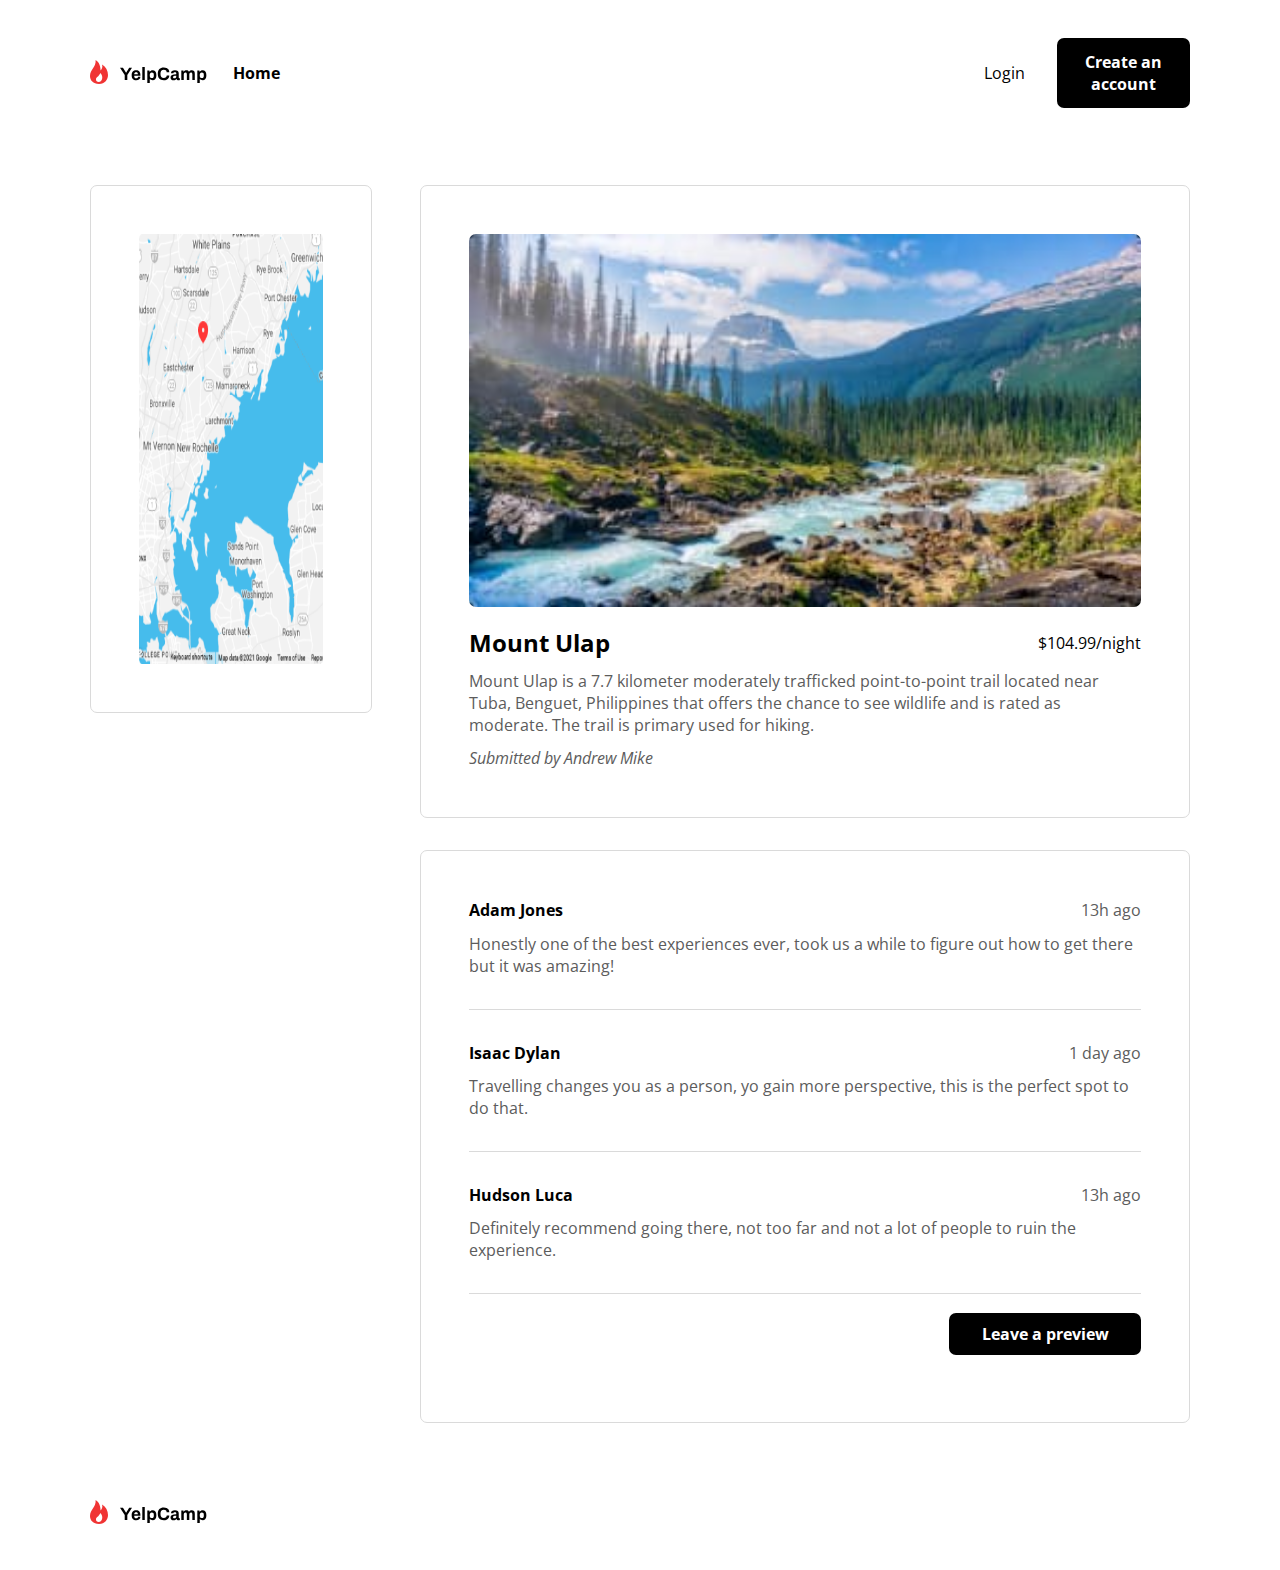
<file: Yelp/pages/individualCamp.html>
<!DOCTYPE html>
<html lang="en">
<head>
    <meta charset="UTF-8">
    <meta http-equiv="X-UA-Compatible" content="IE=edge">
    <meta name="viewport" content="width=device-width, initial-scale=1.0">
    <title>Individual Camp page</title>
    <link rel="stylesheet" href="../css/individualCamp.css">
    <link rel="stylesheet" href="https://cdnjs.cloudflare.com/ajax/libs/font-awesome/6.4.2/css/all.min.css" integrity="sha512-z3gLpd7yknf1YoNbCzqRKc4qyor8gaKU1qmn+CShxbuBusANI9QpRohGBreCFkKxLhei6S9CQXFEbbKuqLg0DA==" crossorigin="anonymous" referrerpolicy="no-referrer" />
</head>
<body>
    <nav>
        <img src="../Assets/Logo.svg">
        <div class="navDiv">
            <h1><a href="../pages/landingPage.html">Home</a></h1>
            <ul>
                <li><a href="../pages/signIn.html">Login</a></li>
                <button><strong><a href="../pages/signUp.html">Create an account</a></strong> </li>
            </ul>
        </div>
        <button class="arrowBtn">
            <i class="fa-solid fa-arrow-down-wide-short"></i>
        </button>

        <div class="hiddenDiv">
            <h1>Home</h1>
            <ul>
                <li>Login</li>
                <button><strong>Create an account</strong> </li>
            </ul>
        </div>
    </nav>

    <div class="container">
        <div class="mapContainer">
            <img src="../Assets/Map.png">
        </div>

        <div class="secondContainer">
            <div class="mountUlap">
                <img src="../Assets/Camp Images/Compressed Images/Mount Ulap.jpg">

                <div class="mountLapText">
                    <h1>Mount Ulap <span>$104.99/night</span></h1>
                    <p>Mount Ulap is a 7.7 kilometer moderately trafficked point-to-point trail located near Tuba, Benguet, Philippines that offers the chance to see wildlife and is rated as moderate. The trail is primary used for hiking.</p>
                    <p><i>Submitted by Andrew Mike</i></p>
                </div>
            </div>

            <div class="leavePreview">
                <div>
                    <h1>Adam Jones <span>13h ago</span></h1>
                    <p>Honestly one of the best experiences ever, took us a while to figure out how to get there but it was amazing!</p>
                </div>

                <div>
                    <h1>Isaac Dylan<span>1 day ago</span></h1>
                    <p>Travelling changes you as a person, yo gain more perspective, this is the perfect spot to do that.</p>
                </div>

                <div>
                    <h1>Hudson Luca<span>13h ago</span></h1>
                    <p>Definitely recommend going there, not too far and not a lot of people to ruin the experience.</p>
                </div>

               <button><a href="../pages/newComment.html"><i class="fa-regular fa-comment-dots"></i>Leave a preview</a></button>
            </div>
        </div>
    </div>

    <footer>
        <img src="../Assets/Logo.svg">
    </footer>

    <script src="../js/individualCamp.js"></script>
</body>
</html>
</file>
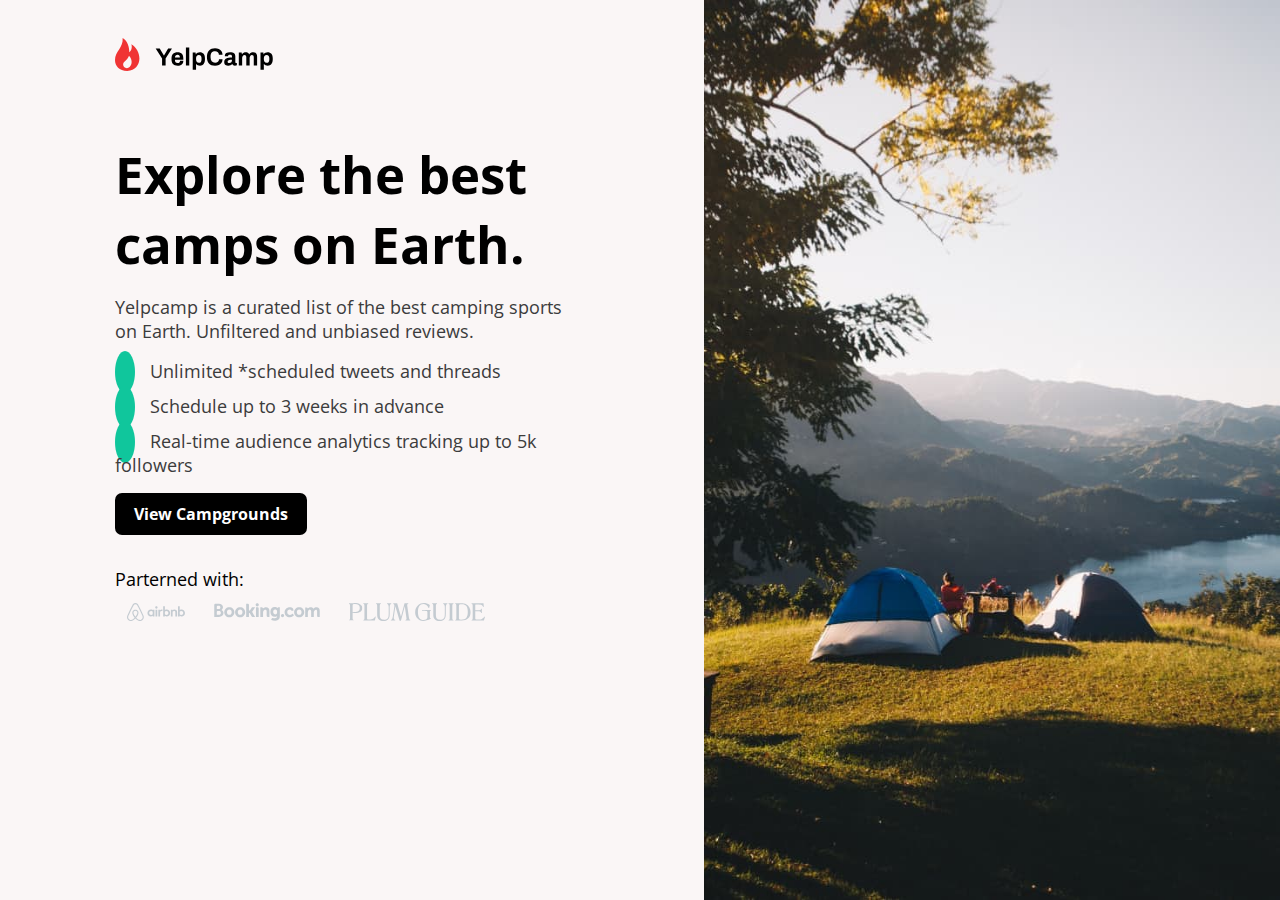
<file: Yelp/pages/landingPage.html>
<!DOCTYPE html>
<html lang="en">
<head>
    <meta charset="UTF-8">
    <meta http-equiv="X-UA-Compatible" content="IE=edge">
    <meta name="viewport" content="width=device-width, initial-scale=1.0">
    <title>Landing Page</title>
    <link rel="stylesheet" href="../css/landingPage.css">
    <link rel="stylesheet" href="https://cdnjs.cloudflare.com/ajax/libs/font-awesome/6.4.2/css/all.min.css" integrity="sha512-z3gLpd7yknf1YoNbCzqRKc4qyor8gaKU1qmn+CShxbuBusANI9QpRohGBreCFkKxLhei6S9CQXFEbbKuqLg0DA==" crossorigin="anonymous" referrerpolicy="no-referrer" />

</head>
<body>
    <nav>
        <img src="../Assets/Logo.svg">
    </nav>
    <div class="container">
        <div class="explore">
            <img src="../Assets/Logo.svg">
            <div class="exploreBestCamps">
                <h1>Explore the best camps on Earth.</h1>
                <p>Yelpcamp is a curated list of the best camping sports on Earth. Unfiltered and unbiased reviews.</p>

                <div>
                    <p><i class="fa-solid fa-check"></i>Unlimited *scheduled tweets and threads</p>
                    <p><i class="fa-solid fa-check"></i>Schedule up to 3 weeks in advance</p>
                    <p><i class="fa-solid fa-check"></i>Real-time audience analytics tracking up to 5k followers</p>
                </div>

                <button><a href="../pages/SearchPageOut.html">View Campgrounds</a></button>
                
            </div>

            <div class="partenedWith">
                <p>Parterned with:</p>
                <div class="parternIcons">
                    <img src="../Assets/Airbnb.svg">
                    <img src="../Assets/Booking.svg">
                    <img src="../Assets/Plum Guide.svg">
                </div>
            </div>
        </div>

        <img src="../Assets/Hero Image.jpg" alt="">
    </div>
</body>
</html>
</file>
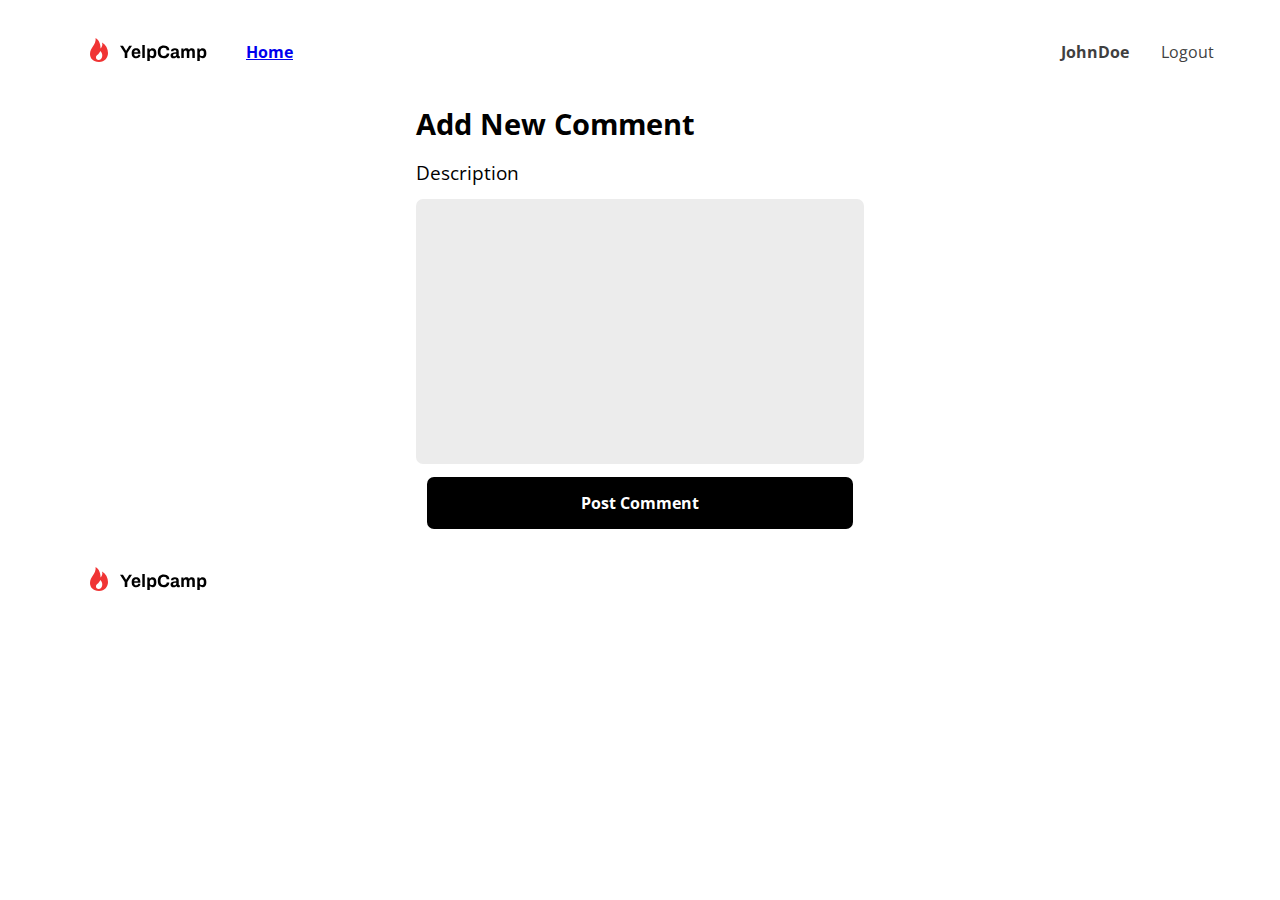
<file: Yelp/pages/newComment.html>
<!DOCTYPE html>
<html lang="en">
<head>
    <meta charset="UTF-8">
    <meta http-equiv="X-UA-Compatible" content="IE=edge">
    <meta name="viewport" content="width=device-width, initial-scale=1.0">
    <link rel="stylesheet" href="../css/newComment.css">
    <link rel="stylesheet" href="https://cdnjs.cloudflare.com/ajax/libs/font-awesome/6.4.2/css/all.min.css" integrity="sha512-z3gLpd7yknf1YoNbCzqRKc4qyor8gaKU1qmn+CShxbuBusANI9QpRohGBreCFkKxLhei6S9CQXFEbbKuqLg0DA==" crossorigin="anonymous" referrerpolicy="no-referrer" />
    <title>Add campground</title>
</head>
<body>
    <nav>
        <img src="../Assets/Logo.svg">
        <div class="navDiv">
            <h1><a href="../pages/landingPage.html">Home</a></h1>
            <ul>
                <li><strong>JohnDoe</strong> </li>
                <li>Logout</li>
            </ul>
        </div>
        <button class="arrowBtn">
            <i class="fa-solid fa-arrow-down-wide-short"></i>
        </button>
    </nav>

    <div class="addComment">
        <h1>Add New Comment</h1>
        <form action="../pages/individualCamp.html">
            <label for="description">Description</label>
            <textarea id="description" cols="30" rows="8">
            </textarea>

        <button>Post Comment</button>
        </form>
    </div>

    <footer>
        <img src="../Assets/Logo.svg">
    </footer>
</body>
</html>
</file>
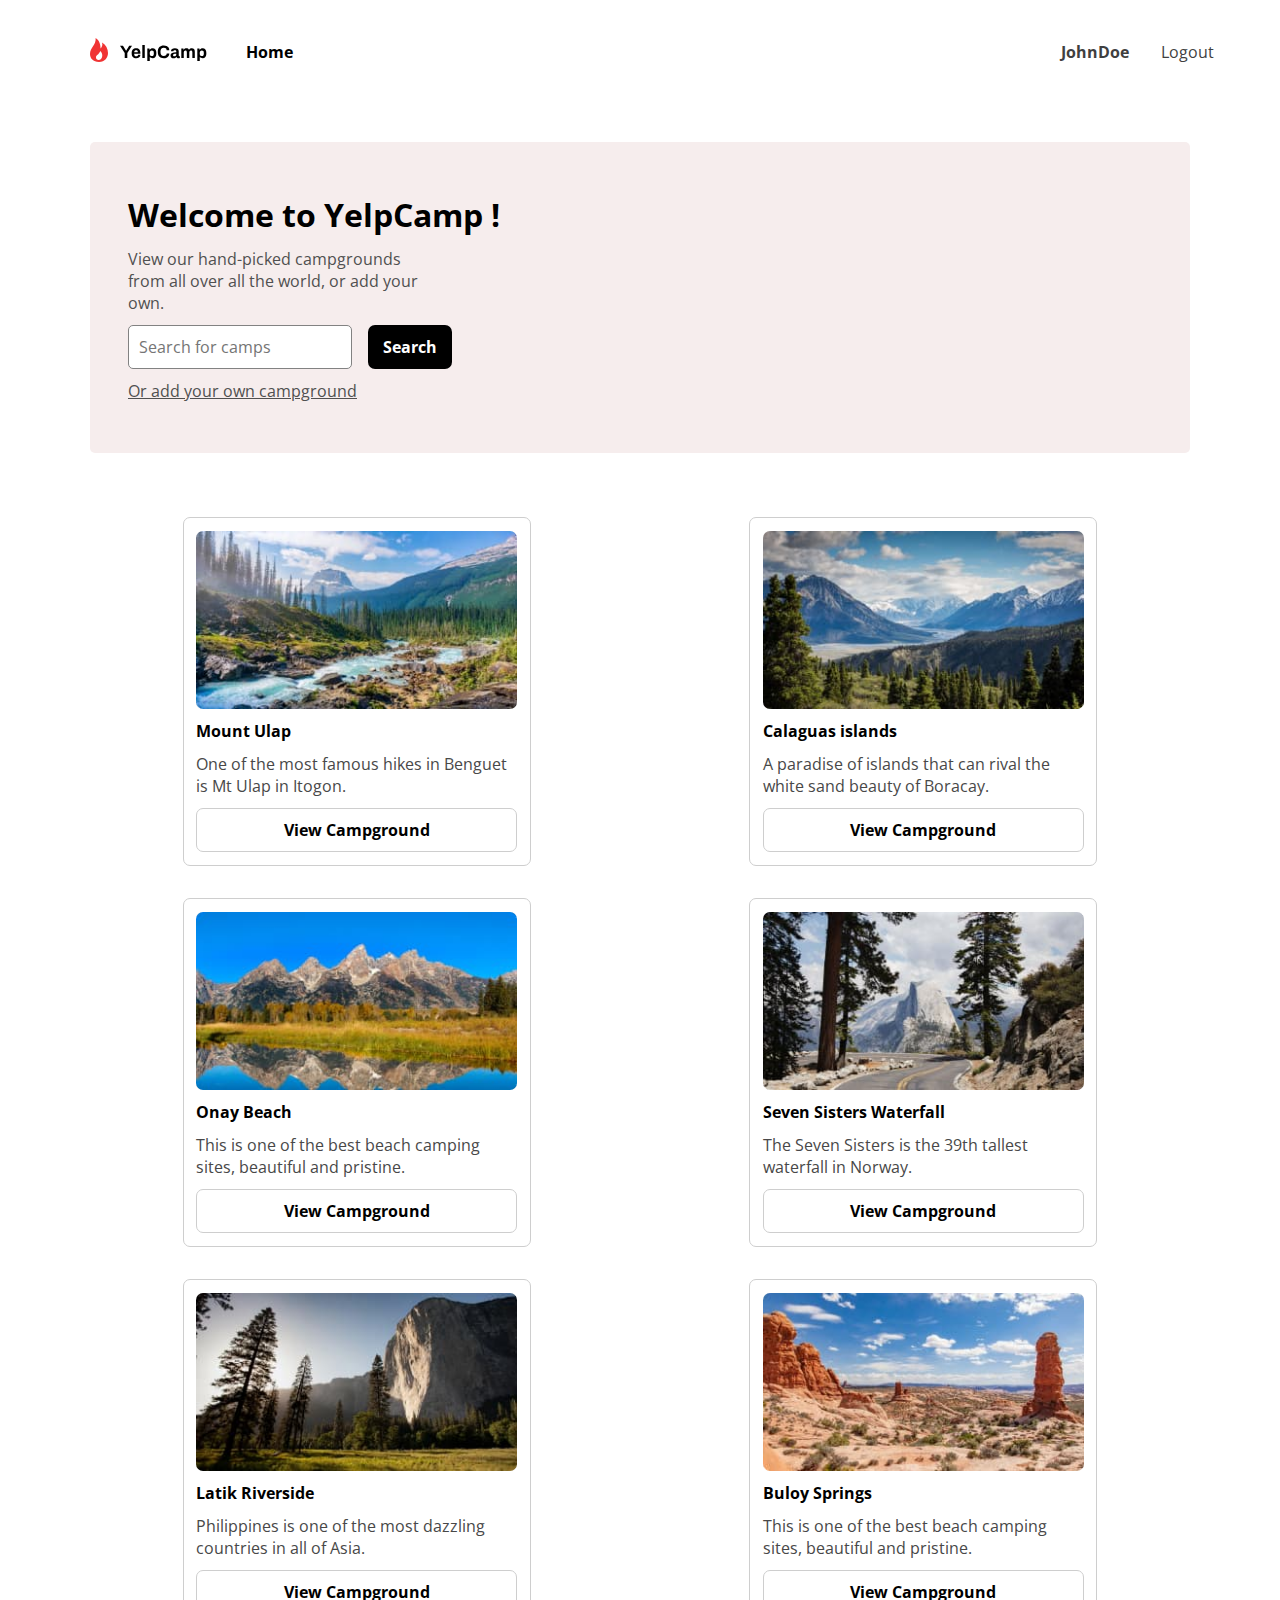
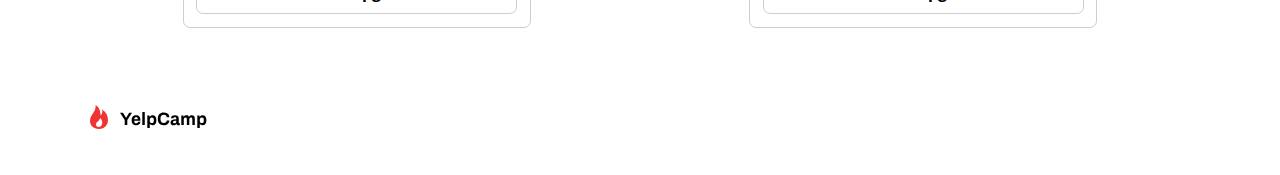
<file: Yelp/pages/searchPageIn.html>
<!DOCTYPE html>
<html lang="en">
<head>
    <meta charset="UTF-8">
    <meta http-equiv="X-UA-Compatible" content="IE=edge">
    <meta name="viewport" content="width=device-width, initial-scale=1.0">
    <title>Search Page</title>
    <link rel="stylesheet" href="../css/searchPageIn.css">
    <link rel="stylesheet" href="https://cdnjs.cloudflare.com/ajax/libs/font-awesome/6.4.2/css/all.min.css" integrity="sha512-z3gLpd7yknf1YoNbCzqRKc4qyor8gaKU1qmn+CShxbuBusANI9QpRohGBreCFkKxLhei6S9CQXFEbbKuqLg0DA==" crossorigin="anonymous" referrerpolicy="no-referrer" />

</head>
<body>
    <nav>
        <img src="../Assets/Logo.svg">
        <div class="navDiv">
            <h1><a href="../pages/landingPage.html">Home</a></h1>
            <ul>
                <li><strong>JohnDoe</strong> </li>
                <li>Logout</li>
            </ul>
        </div>
        <button class="arrowBtn">
            <i class="fa-solid fa-arrow-down-wide-short"></i>
        </button>

        <div class="hiddenDiv">
            <h1>Home</h1>
            <ul>
                <li><strong>JohnDoe</strong> </li>
                <li>Logout</li>
            </ul>
        </div>
    </nav>

    <main>
        <section class="welcome">
            <h1>Welcome to YelpCamp !</h1>
            <p>View our hand-picked campgrounds from all over all the world, or add your own.</p>
            
            <form>
                <input type="text" placeholder="Search for camps">
                <button>Search</button>
            </form>

            <a href="#">Or add your own campground</a>
        </section>

        <section class="campDivs">
            <div>
                <img src="../Assets/Camp Images/Compressed Images/Mount Ulap.jpg">
                <h1>Mount Ulap</h1>
                <p>One of the most famous hikes in Benguet is Mt Ulap in Itogon.</p>
                <button>View Campground</button>
            </div>

            <div>
                <img src="../Assets/Camp Images/Compressed Images/Calaguas Island.jpg">
                <h1>Calaguas islands</h1>
                <p>A paradise of islands that can rival the white sand beauty of Boracay.</p>
                <button>View Campground</button>
            </div>

            <div>
                <img src="../Assets/Camp Images/Compressed Images/Onay Beach.jpg">
                <h1>Onay Beach</h1>
                <p>This is one of the best beach camping sites, beautiful and pristine.</p>
                <button>View Campground</button>
            </div>

            <div>
                <img src="../Assets/Camp Images/Compressed Images/Seven Sisters Waterfall.jpg">
                <h1>Seven Sisters Waterfall</h1>
                <p>The Seven Sisters is the 39th tallest waterfall in Norway.</p>
                <button>View Campground</button>
            </div>


            <div>
                <img src="../Assets/Camp Images/Compressed Images/Latik Riverside.jpg">
                <h1>Latik Riverside</h1>
                <p>Philippines is one of the most dazzling countries in all of Asia.</p>
                <button>View Campground</button>
            </div>

            <div>
                <img src="../Assets/Camp Images/Compressed Images/Buloy Springs.jpg">
                <h1>Buloy Springs</h1>
                <p>This is one of the best beach camping sites, beautiful and pristine.</p>
                <button>View Campground</button>
            </div>
        </section>
    </main>

    <footer>
        <img src="../Assets/Logo.svg">
    </footer>

    <script src="../js/searchPage.js"></script>
</body>
</html>
</file>
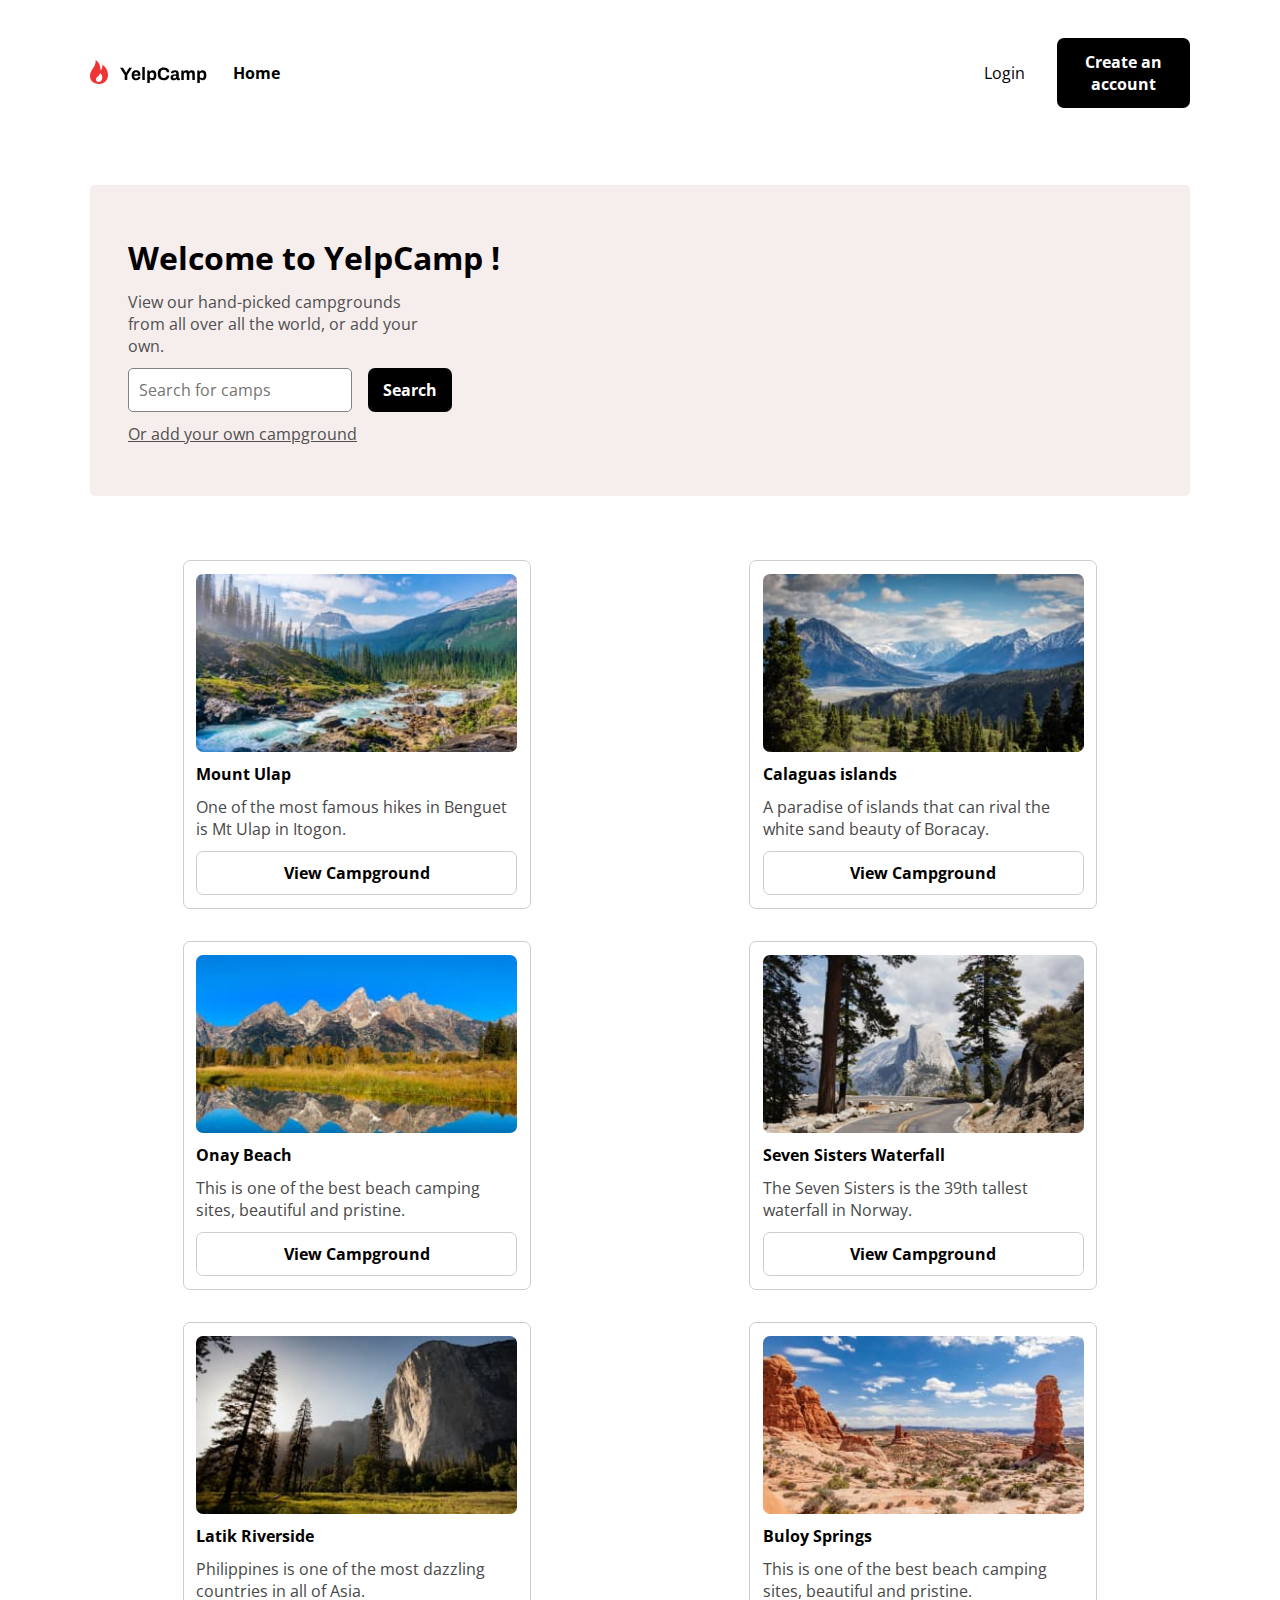
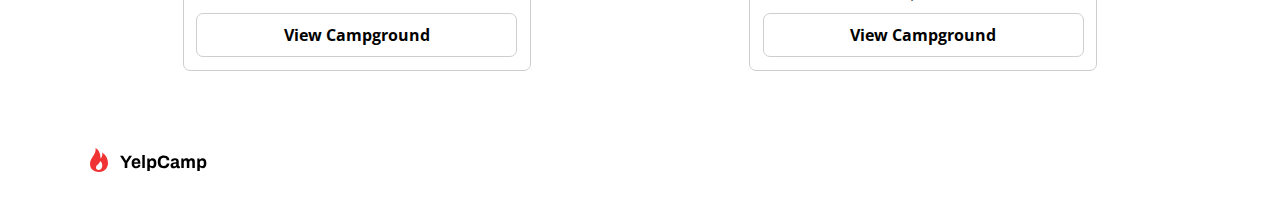
<file: Yelp/pages/SearchPageOut.html>
<!DOCTYPE html>
<html lang="en">
<head>
    <meta charset="UTF-8">
    <meta http-equiv="X-UA-Compatible" content="IE=edge">
    <meta name="viewport" content="width=device-width, initial-scale=1.0">
    <title>Search Page</title>
    <link rel="stylesheet" href="../css/searchPageOut.css">
    <link rel="stylesheet" href="https://cdnjs.cloudflare.com/ajax/libs/font-awesome/6.4.2/css/all.min.css" integrity="sha512-z3gLpd7yknf1YoNbCzqRKc4qyor8gaKU1qmn+CShxbuBusANI9QpRohGBreCFkKxLhei6S9CQXFEbbKuqLg0DA==" crossorigin="anonymous" referrerpolicy="no-referrer" />

</head>
<body>
    <nav>
        <img src="../Assets/Logo.svg">
        <div class="navDiv">
            <h1><a href="../pages/landingPage.html">Home</a></h1>
            <ul>
                <li><a href="../pages/signIn.html">Login</a></li>
                <button><a href="../pages/signUp.html"><strong>Create an account</strong></a></li>
            </ul>
        </div>
        <button class="arrowBtn">
            <i class="fa-solid fa-arrow-down-wide-short"></i>
        </button>

        <div class="hiddenDiv">
            <h1>Home</h1>
            <ul>
                <li>Login</li>
                <button><strong>Create an account</strong> </li>
            </ul>
        </div>
    </nav>


    <main>
        <section class="welcome">
            <h1>Welcome to YelpCamp !</h1>
            <p>View our hand-picked campgrounds from all over all the world, or add your own.</p>
            
            <form>
                <input type="text" placeholder="Search for camps">
                <button>Search</button>
            </form>

            <a href="#">Or add your own campground</a>
        </section>

        <section class="campDivs">
            <div>
                <img src="../Assets/Camp Images/Compressed Images/Mount Ulap.jpg">
                <h1>Mount Ulap</h1>
                <p>One of the most famous hikes in Benguet is Mt Ulap in Itogon.</p>
                <button><a href="../pages/individualCamp.html">View Campground</a></button>
            </div>

            <div>
                <img src="../Assets/Camp Images/Compressed Images/Calaguas Island.jpg">
                <h1>Calaguas islands</h1>
                <p>A paradise of islands that can rival the white sand beauty of Boracay.</p>
                <button><a href="../pages/individualCamp.html">View Campground</a></button>
            </div>

            <div>
                <img src="../Assets/Camp Images/Compressed Images/Onay Beach.jpg">
                <h1>Onay Beach</h1>
                <p>This is one of the best beach camping sites, beautiful and pristine.</p>
                <button><a href="../pages/individualCamp.html">View Campground</a></button>
            </div>

            <div>
                <img src="../Assets/Camp Images/Compressed Images/Seven Sisters Waterfall.jpg">
                <h1>Seven Sisters Waterfall</h1>
                <p>The Seven Sisters is the 39th tallest waterfall in Norway.</p>
                <button><a href="../pages/individualCamp.html">View Campground</a></button>
            </div>


            <div>
                <img src="../Assets/Camp Images/Compressed Images/Latik Riverside.jpg">
                <h1>Latik Riverside</h1>
                <p>Philippines is one of the most dazzling countries in all of Asia.</p>
                <button><a href="../pages/individualCamp.html">View Campground</a></button>
            </div>

            <div>
                <img src="../Assets/Camp Images/Compressed Images/Buloy Springs.jpg">
                <h1>Buloy Springs</h1>
                <p>This is one of the best beach camping sites, beautiful and pristine.</p>
                <button><a href="../pages/individualCamp.html">View Campground</a></button>
            </div>
        </section>
    </main>

    <footer>
        <img src="../Assets/Logo.svg">
    </footer>

    <script src="../js/searchPage.js"></script>
</body>
</html>
</file>
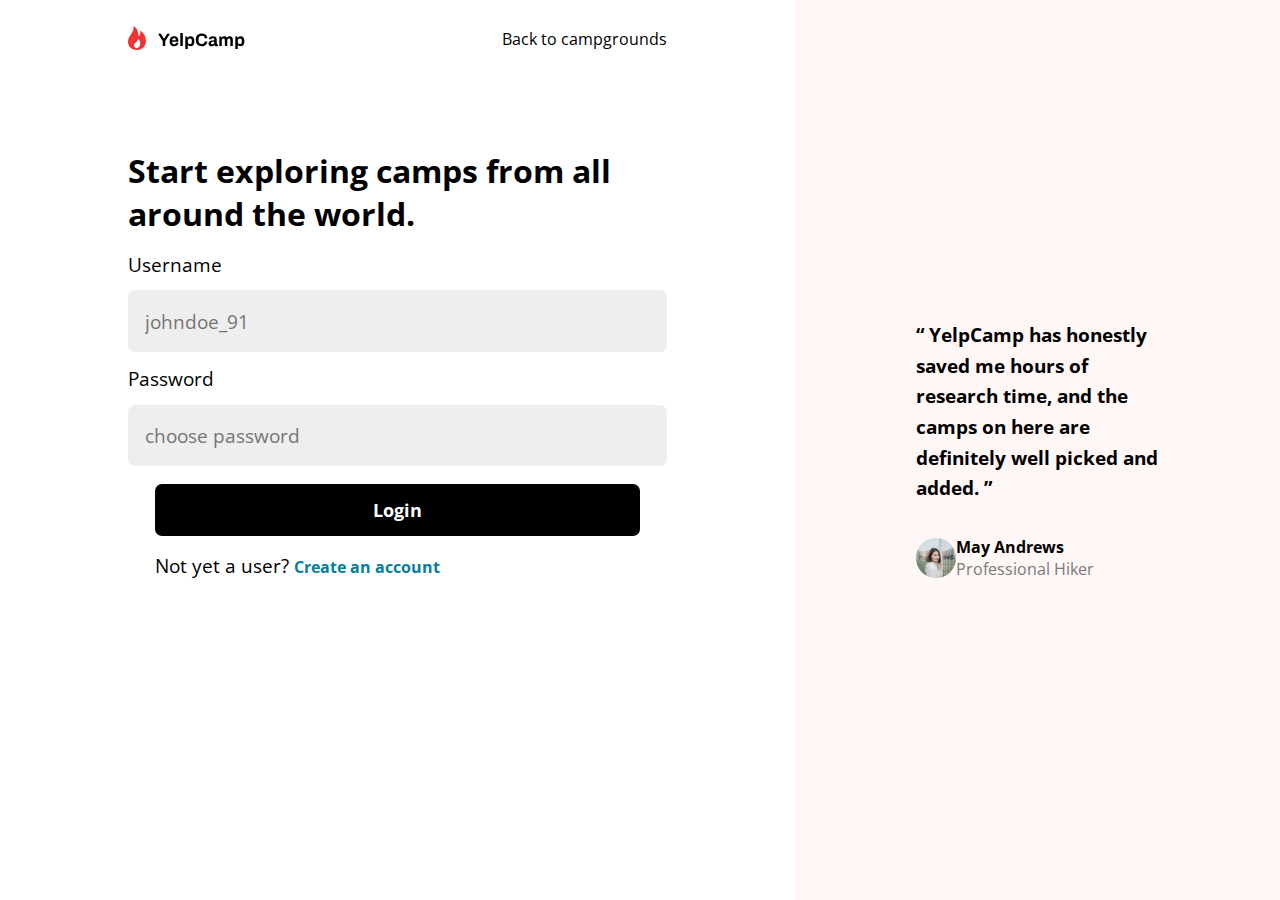
<file: Yelp/pages/signIn.html>
<!DOCTYPE html>
<html lang="en">
<head>
    <meta charset="UTF-8">
    <meta http-equiv="X-UA-Compatible" content="IE=edge">
    <meta name="viewport" content="width=device-width, initial-scale=1.0">
    <title>SignUp Page</title>
    <link rel="stylesheet" href="https://cdnjs.cloudflare.com/ajax/libs/font-awesome/6.4.2/css/all.min.css" integrity="sha512-z3gLpd7yknf1YoNbCzqRKc4qyor8gaKU1qmn+CShxbuBusANI9QpRohGBreCFkKxLhei6S9CQXFEbbKuqLg0DA==" crossorigin="anonymous" referrerpolicy="no-referrer" />

    <link rel="stylesheet" href="../css/signIn.css">
</head>
<body>
    <main>
        <section class="signUp">
            <nav>
                <img src="../Assets/Logo.svg">
                <a href="../pages/SearchPageOut.html"><i class="fa-solid fa-arrow-left-long"></i>Back to campgrounds</a>
            </nav>

            <h1>Start exploring camps from all around the world.</h1>
            <form action="../pages/landingPage.html">
                <label for="username">
                    Username
                </label>

                <input type="text" placeholder="johndoe_91">

                <label for="passwd">
                    Password
                </label>

                <input type="text" placeholder="choose password">

                <button>Login</button>
            </form>

            <p>Not yet a user? <a href="../pages/signUp.html">Create an account</a></p>

        </section>

        <section class="userQuotes">
            <div class="quotesContainer">

                <q>
                    YelpCamp has honestly saved me hours of research time, and the camps on here are definitely well picked and added.
                </q>
                
                <div>
                    <img src="../Assets/User Testimonial.svg" alt="">
                    <h1>May Andrews <span>Professional Hiker</span></h1>
                </div>
            </div>
        </section>
    </main>
</body>
</html>
</file>
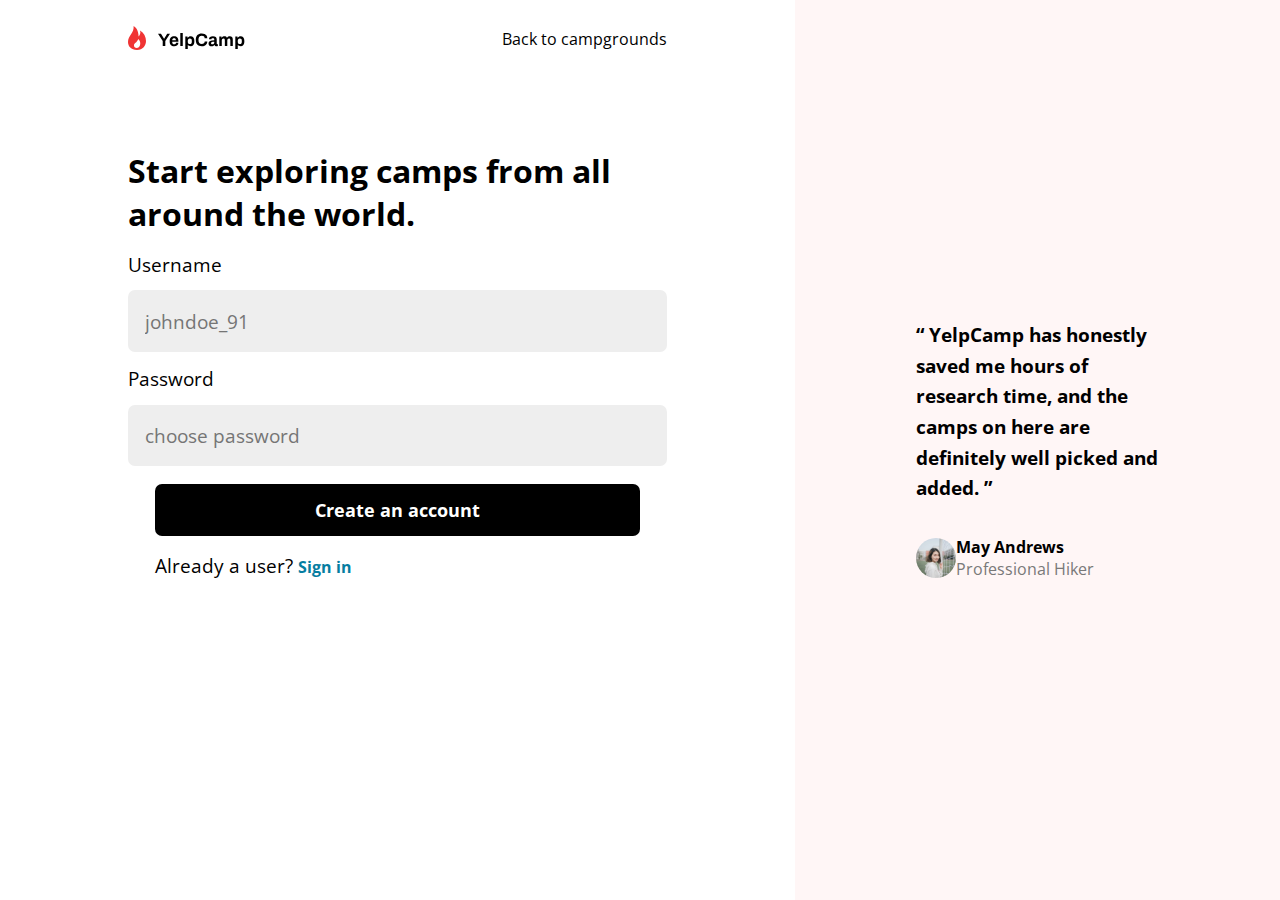
<file: Yelp/pages/signUp.html>
<!DOCTYPE html>
<html lang="en">
<head>
    <meta charset="UTF-8">
    <meta http-equiv="X-UA-Compatible" content="IE=edge">
    <meta name="viewport" content="width=device-width, initial-scale=1.0">
    <title>SignUp Page</title>
    <link rel="stylesheet" href="https://cdnjs.cloudflare.com/ajax/libs/font-awesome/6.4.2/css/all.min.css" integrity="sha512-z3gLpd7yknf1YoNbCzqRKc4qyor8gaKU1qmn+CShxbuBusANI9QpRohGBreCFkKxLhei6S9CQXFEbbKuqLg0DA==" crossorigin="anonymous" referrerpolicy="no-referrer" />

    <link rel="stylesheet" href="../css/signUp.css">
</head>
<body>
    <main>
        <section class="signUp">
            <nav>
                <img src="../Assets/Logo.svg">
                <a href="../pages/SearchPageOut.html"><i class="fa-solid fa-arrow-left-long"></i>Back to campgrounds</a>
            </nav>

            <h1>Start exploring camps from all around the world.</h1>
            <form action="../pages/landingPage.html">
                <label for="username">
                    Username
                </label>

                <input type="text" placeholder="johndoe_91">

                <label for="passwd">
                    Password
                </label>

                <input type="text" placeholder="choose password">

                <button>Create an account</button>
            </form>

            <p>Already a user? <a href="../pages/signIn.html">Sign in</a></p>

        </section>

        <section class="userQuotes">
            <div class="quotesContainer">

                <q>
                    YelpCamp has honestly saved me hours of research time, and the camps on here are definitely well picked and added.
                </q>
                
                <div>
                    <img src="../Assets/User Testimonial.svg" alt="">
                    <h1>May Andrews <span>Professional Hiker</span></h1>
                </div>
            </div>
        </section>
    </main>
</body>
</html>
</file>
<file: dev-portfolio/index.css>
@import url('https://fonts.googleapis.com/css2?family=Inter:wght@300;400;500;600;700;800;900&family=Lato&family=Playfair+Display&family=Roboto:wght@100;300;400;500;700;900&display=swap');
@import url('https://fonts.googleapis.com/css2?family=Roboto:wght@100&display=swap');
@import url('https://fonts.googleapis.com/css2?family=Playfair+Display&display=swap');


*{
    margin: 0;
    padding: 0;
    box-sizing: border-box;
    
}

nav{
    background: transparent;
    display: flex;
    justify-content: space-between;
    color: white;
    gap: 30%;
    align-items: center;
    padding: 40px 80px 60px;
    background-color: black;
}

nav .arrowBtn{
    display: none;
    border: 2px solid white;
}

nav .desktopUl{
    display: flex;
    list-style: none;
    gap: 20%;
    /* Roboto font-family */
    font-family: 'Roboto', sans-serif;
}

nav .responsiveUl{
    display: none;
}

nav .getInTouch{
    background-color: yellow;
    padding: 10px;
    letter-spacing: 1px;
    color: black;
    border: none;
    font-family: 'Inter', sans-serif;
    font-family: 'Lato', sans-serif;
    font-family: 'Playfair Display', serif;
    font-family: 'Roboto', sans-serif;
}

nav h4{
    font-family: 'Inter', sans-serif;
    font-family: 'Lato', sans-serif;
    font-family: 'Playfair Display', serif;
    font-family: 'Roboto', sans-serif;
}

.firstDiv {
    color: white;
    padding: 40px 80px 60px;
    background-color: black;
}

.firstDiv h2{
    display: flex;
    gap: 0px;
    flex-direction: column;
    font-size: 60px;
    font-family: 'Playfair Display', serif;
}

.firstDiv>p{
    margin: 10px 0 50px;
    line-height: 25px;
}
.firstDiv p{
    color: rgb(191, 190, 190);
    display: flex;
    flex-direction: column;
    font-family: 'Roboto', sans-serif;
   
}

.firstDiv .logos{
    display: flex;
    align-items: center;
    justify-content: space-between;
}

.firstDiv .projectLinks{
    display: flex;
    /* justify-content: space-between; */
    gap: 50px;
    margin: 50px 0px;
}

.firstDiv .projectLinks .project{
    display: flex;
    flex-direction: column;
    gap: 20px;
}

.firstDiv .projectLinks .project .pLinks{
    font-size: 30px;
    font-family: 'Playfair Display', serif;
    color: white;
}

.firstDiv .projectLinks .project .project-desc{
    color: rgb(191, 190, 190);
    line-height: 25px;
}

.firstDiv .projectLinks a{
    text-decoration: none;
    color: white;
}

.firstDiv .projectLinks a i{
    margin-left: 10px;
}


.co-founderDivs{
    color: white;
    display: flex;
    background-color: rgb(53, 53, 53);
    padding: 50px 80px; 
    gap: 90px;
    

}

.co-founderDivs .co-founderDiv{
    display: flex;
    flex-direction: column;
    gap: 20px;
}

.co-founderDivs .co-founderDiv p{
    font-family: 'Roboto', sans-serif;
    line-height: 25px;
    color: rgb(191, 190, 190);
}

.co-founderDivs .withH3 h3{
    font-size: 30px;
    font-family: 'Playfair Display', serif;
    letter-spacing: 0.4px;
}

.interestedDiv{
    display: flex;
    color: white;
    flex-direction: column;
    padding: 50px 80px; 
    line-height: 25px;
    background-color: black;
    
}

.interestedDiv p{
    display: flex;
    flex-direction: column;
    font-family: 'Roboto', sans-serif;
    color: rgb(191, 190, 190);

}

.interestedDiv button{
    background-color: yellow;
    padding: 10px 7px;
    letter-spacing: 1px;
    color: black;
    border: none;
    font-family: 'Playfair Display', serif;
    width: 120px;
    margin-top: 10px;
}

.interestedDiv h3{
    font-size: 30px;
    font-family: 'Playfair Display', serif;
    margin-bottom: 10px;
}

footer{
    display: flex;
    color: white;
    padding: 30px 80px;
    background-color: rgb(53, 53, 53);
    align-items: center;
    justify-content: space-between;
}

footer .footer-logos{
    display: flex;
    align-items: center;
    gap: 10px;
}




/* For tablet view */
@media  (max-width: 991px) {
    nav{
        display: flex;
        justify-content: space-between;
        align-items: center;
        padding: 30px 30px 50px;
        
    }
    
    nav .arrowBtn{
        display: block;
        color: rgb(255, 255, 255);
        background-color: transparent;
        border: none;
        font-size: 30px;

        
    }

    nav .desktopUl, nav .getInTouch{
        display: none;
    }

    nav h4{
        font-size: 25px;
    }

    .firstDiv {
        color: white;
        padding: 30px 30px 50px;
        background-color: black;
    }

    .firstDiv h2{
        font-size: 40px;
        display: block;
        font-family: 'Playfair Display', serif;
    }
    
    .firstDiv>p{
        margin: 10px 0 50px;
        line-height: 25px;
        font-size: 20px;
    }
   

    .firstDiv .logos{
        display: flex;
        gap: 10%;
        justify-content: space-evenly;
        padding: 0px 80px;
        /* align-items: left; */
        flex-wrap: wrap;
    }

    .firstDiv .logos svg{
        margin-bottom: 30px;
    }

    .firstDiv .projectLinks{
        display: flex;
        flex-direction: column;
        /* justify-content: space-between; */
        gap: 50px;
        margin: 50px 0px;
    }
    
    .firstDiv .projectLinks .project .project-desc{
        color: rgb(191, 190, 190);
        line-height: 25px;
        font-size: 20px;
    }
    
    .co-founderDivs{
        color: white;
        display: flex;
        flex-direction: column;
        background-color: rgb(53, 53, 53);
        padding: 50px 30px; 
        gap: 60px;
        
    
    }
    
    
    
    .co-founderDivs .co-founderDiv p{
        font-family: 'Roboto', sans-serif;
        line-height: 25px;
        color: rgb(191, 190, 190);
        font-size: 18px;
    }
    
    .co-founderDivs .withH3 h3{
        font-size: 30px;
        font-family: 'Playfair Display', serif;
        letter-spacing: 0.4px;
    }
    
    .interestedDiv{
        display: flex;
        color: white;
        padding: 50px 30px; 
        line-height: 25px;
        background-color: black;
        
    }
    
    .interestedDiv p{
        font-family: 'Roboto', sans-serif;
        color: rgb(191, 190, 190);
        font-size: 20px;
        margin-top: 5px;
        display: block;
    
    }
    
    .interestedDiv button{
        background-color: yellow;
        padding: 10px 7px;
        letter-spacing: 1px;
        color: black;
        border:none;
        font-family: 'Playfair Display', serif;
        width: 140px;
        margin-top:10px;
        font-size: 18px;
       
    }
    
    .interestedDiv h3{
        font-size: 40px;
        font-family: 'Playfair Display', serif;
        margin-bottom: 10px;
        line-height: 50px;
    }

}
</file>
<file: IndieBrew Starter/index.css>
@import url('https://fonts.googleapis.com/css2?family=Roboto&display=swap');

*{
    padding: 0px;
    margin: 0px;
    box-sizing: border-box;
    font-size: 16px;
    font-family: 'Roboto', sans-serif;
}

body {
    background: linear-gradient(180deg,  rgb(235, 180, 217), white, white, white, white, white);
  
   
}

nav{
    display: flex;
    padding: 1.6vw 7vw;
    justify-content: space-between;
    align-items: center;
}

nav img{
    cursor: pointer;
}

nav .ulAndBtn{
    display: flex;
    align-items: center;
    gap: 3em;
}

nav .ulAndBtn ul{
    list-style: none;
    display: flex;
    align-items: center;
    gap: 3em;
}

nav .ulAndBtn ul li{
    font-size: 1.3em;
    cursor: pointer;
}

nav .ulAndBtn button{
    font-size: 1.3em;
    padding: 1vw 1.2vw;
    background-color: blue; 
    border: none;
    color: white;
    border-radius: 7px;
}

nav .hiddenDiv{
    display: none;
}

nav .arrowBtn{
    display: none;
}

button{
    cursor: pointer;
}

nav .ulAndBtn button span{
    font-size: 0.9em;
}

.weeklyFeeds{
    display: flex;
    padding: 4vw 7vw;
}

.weeklyFeeds .personalFeeds{
    display: flex;
    flex-direction: column;
    gap: 1.8em;
}

.weeklyFeeds .personalFeeds h1{
    font-size: 3em;
}

.weeklyFeeds .personalFeeds p{
    font-size: 1.2em;
    color: rgb(82, 83, 83);
}

.weeklyFeeds .personalFeeds button{
    font-size: 1.3em;
    padding: 1vw 1.2vw;
    background-color: blue; 
    border: none;
    color: white;
    border-radius: 7px;
    width: 15vw;
}

.weeklyFeeds .personalFeeds .consecutiveImgs{
    display: flex;
    position: relative;
    background-color: transparent;
    height: 4em;
}

.weeklyFeeds .personalFeeds .consecutiveImgs img{
    
    width: 60px;
    height: 60px;
    border-radius: 100%;
    position: absolute;
    top: 0;
    border: 3px solid white;

}

.weeklyFeeds .personalFeeds .consecutiveImgs img:nth-child(1){
    left: 0px;
}

.weeklyFeeds .personalFeeds .consecutiveImgs img:nth-child(2){
    left: 40px;

}

.weeklyFeeds .personalFeeds .consecutiveImgs img:nth-child(3){
    left: 80px;

}

.weeklyFeeds .personalFeeds .consecutiveImgs img:nth-child(4){
    left: 120px;

}

.weeklyFeeds .personalFeeds .consecutiveImgs img:nth-child(5){
    left: 160px;

}

.weeklyFeeds .personalFeeds .consecutiveImgs img:nth-child(6){
    left: 200px;

}

.weeklyFeeds .personalFeeds .consecutiveImgs img:nth-child(7){
    left: 240px;

}

.weeklyFeeds .personalFeeds .consecutiveImgs img:nth-child(8){
    left: 280px;

}

.weeklyFeeds .personalFeeds .consecutiveImgs img:nth-child(9){
    left: 320px;
}


.weeklyFeeds .feedMockup{
    width: 69vw;
    height: 70vh;
}

.weeklyFeeds .feedMockup img{
    width: 100%;
    height: 100%;
}

.resources{
    padding: 4vw 7vw;
    display: flex;
    gap: 10vw;
    align-items: center;
}

.resources .CuratingFeeds{
    display: flex;
    flex-direction: column;
    gap: 0.7em;
    width: 50vw;
    border: 2px solid;
}

.resources .CuratingFeeds h1{
    font-size: 2em;
}

.resources .CuratingFeeds p{
    color: rgb(82, 83, 83);
    font-size: 1.2em;
}

.resources .CuratingFeeds a{
    text-decoration: none;
    font-size: 1.2em;
}

.resources .CuratingFeeds a i{
    margin-left: 7px;
}

.resources .socialMedia{
    width:60vw;
    height: 34vh;
}

.resources .socialMedia img{
    width: 100%;
    height: 100%;
}

.mockupAndFeeds{
    display: flex;
    padding: 1.6vw 10vw;
    align-items: center;
    gap: 8em;
}

.mockupAndFeeds .phoneMockup{
    width: 35vw;
    height: 74vh;
}

.mockupAndFeeds .phoneMockup img{
    width: 100%;
    height: 100%;
}

.mockupAndFeeds .otherFeeds{
    display: flex;
    flex-direction: column;
    width: 35vw;
    gap: 1em;
}

.mockupAndFeeds .otherFeeds h1{
    font-size: 2em;
    line-height: 1.4em;
}

.mockupAndFeeds .otherFeeds p{
    color: rgb(82, 83, 83);
    font-size: 1.1em;
}

.mockupAndFeeds .otherFeeds a{
    text-decoration: none;
    font-weight: bold;
    letter-spacing: 0.7px;
}

.mockupAndFeeds .otherFeeds a i{
    margin-left: 5px;
}

footer{
    display: flex;
    padding: 1.6vw 10vw;
    justify-content: space-between;
    gap: 5vw;
}

footer .indieBrew{
    display: flex;
    flex-direction: column;
    width: 30vw;
    gap: 0.8em;
}

footer .indieBrew p{
    color: rgb(51, 51, 51);
    font-size: 1.1em;
}
footer .indieBrew a{
    text-decoration: none;
    color: black;
    font-size: 1.2em;
    font-weight: bold;
}


footer .indieBrew p:last-child{
    margin-top: 0.7em;
    color: rgb(51, 51, 51);
}

footer .indieBrew p:last-child i{
    color: rgb(51, 51, 51);

}


footer .srcpDiv{
    display: flex;
    gap: 4vw;
    overflow: auto;
}

footer .srcpDiv .srDiv{
    display: flex;
    gap: 3.4vw;
}

footer .srcpDiv .srDiv .fDiv{
    display: flex;
    flex-direction: column;
    gap: 0.5em;
}

footer .fDiv{
    display: flex;
    flex-direction: column;
    gap: 0.5em;
}


footer .fDiv p{
    color: rgb(51, 51, 51);
    font-size: 1.1em;
}

footer .fDiv h1{
    letter-spacing: 1px;
    font-size: 1.1em;
    overflow-wrap: break-word;
}


footer .srcpDiv .cpDiv{
    display: flex;
    gap: 3.4vw;
}

/* For mobile view */

@media (max-width: 768px) {
    nav{
        display: flex;
        padding: 7vw;
        justify-content: space-between;
        align-items: center;
    }
    
    nav img{
        cursor: pointer;
    }
    
    nav .ulAndBtn{
        display: none;
        
    }
    
    nav .ulAndBtn ul{
        list-style: none;
        display: flex;
        align-items: center;
        gap: 3em;
    }
    
    nav .ulAndBtn ul li{
        font-size: 1.3em;
        cursor: pointer;
    }
    
    nav .ulAndBtn button{
        font-size: 1.3em;
        padding: 1vw 1.2vw;
        background-color: blue; 
        border: none;
        color: white;
        border-radius: 7px;
    }


    /* For the responsive nav bar */
    nav .hiddenDiv{
        display: none;
        align-items: center;
        justify-content: center;
        flex-direction: column;
        width: 40vw;
        padding: 2px;
        background-color: black;
        opacity: 0.8;
        color: white;
        border-radius: 7px;
        position: absolute;
        top: 14.9vw;
        left: 60vw;
    }

    nav .hiddenDiv ul{
        list-style: none;
        display: flex;
        flex-direction: column;
        align-items: center;
        gap: 0.8em;
        padding-top: 8px;
        /* border: 2px solid white; */
        width: 100%;
    }

    nav .hiddenDiv ul li{
        font-size: 1.3em;
        cursor: pointer;
        border-bottom: 1px solid rgb(120, 120, 120);
        width: 100%;
        display: flex;
        justify-content: center;
    }

    nav .hiddenDiv button{
        font-size: 1vw;
        padding: 1vw 1.2vw;
        background-color: blue; 
        border: none;
        color: white;
        border-radius: 7px;
        width: 100%;
        margin-top: 2px;
    }

    /* For responsive navbar */

    nav .arrowBtn{
        display: block;
        background-color: transparent !important;
        border: none;
    }

    nav .arrowBtn i{
        font-size: 1.8em;
    }

    
    
    button{
        cursor: pointer;
    }
    
    nav .ulAndBtn button span{
        font-size: 0.9em;
    }
    
    .weeklyFeeds{
        display: flex;
        flex-direction: column-reverse;
        width: 95vw;
        margin: 0 auto;
        gap: 4em;
    
    }
    
    .weeklyFeeds .personalFeeds{
        display: flex;
        flex-direction: column;
        gap: 1.8em;
    }
    
    .weeklyFeeds .personalFeeds h1{
        font-size: 2.5em;
        overflow-wrap: break-word;
    }
    
    .weeklyFeeds .personalFeeds p{
        font-size: 1.2em;
        color: rgb(82, 83, 83);
        overflow-wrap: break-word;

    }
    
    .weeklyFeeds .personalFeeds button{
        font-size: 4vw;
        padding: 1vw 1.2vw;
        background-color: blue; 
        border: none;
        color: white;
        border-radius: 7px;
        width: 30vw;
    }
    
    .weeklyFeeds .personalFeeds .consecutiveImgs{
        display: flex;
        position: relative;
        background-color: transparent;
        height: 4em;
    }
    
    .weeklyFeeds .personalFeeds .consecutiveImgs img{
        
        width: 10vw;
        height: 10vw;
        border-radius: 100%;
        position: absolute;
        top: 0;
    
    }
    
    .weeklyFeeds .personalFeeds .consecutiveImgs img:nth-child(1){
        left: 0px;
    }
    
    .weeklyFeeds .personalFeeds .consecutiveImgs img:nth-child(2){
        left: 6vw;
    
    }
    
    .weeklyFeeds .personalFeeds .consecutiveImgs img:nth-child(3){
        left: 12vw;
    
    }
    
    .weeklyFeeds .personalFeeds .consecutiveImgs img:nth-child(4){
        left: 18vw;
    
    }
    
    .weeklyFeeds .personalFeeds .consecutiveImgs img:nth-child(5){
        left: 24vw;
    
    }
    
    .weeklyFeeds .personalFeeds .consecutiveImgs img:nth-child(6){
        left: 30vw;
    
    }
    
    .weeklyFeeds .personalFeeds .consecutiveImgs img:nth-child(7){
        left: 36vw;
    
    }
    
    .weeklyFeeds .personalFeeds .consecutiveImgs img:nth-child(8){
        left: 42vw;
    
    }
    
    .weeklyFeeds .personalFeeds .consecutiveImgs img:nth-child(9){
        left: 48vw;
    }
    
    
    .weeklyFeeds .feedMockup{
        width: 80vw;
        height: 70vh;        
    }
    
    .weeklyFeeds .feedMockup img{
        width: 100%;
        height: 100%;
    }
    
    .resources{
        /* padding: 4vw 7vw; */
        display: flex;
        flex-direction: column-reverse;
        gap: 5em;
        align-items: center;
        width: 95vw;
        margin: 0 auto;
    }
    
    .resources .CuratingFeeds{
        display: flex;
        flex-direction: column;
        gap: 0.7em;
        width: 100%;
    }
    
    .resources .CuratingFeeds h1{
        font-size: 2em;
        overflow-wrap: break-word;

    }
    
    .resources .CuratingFeeds p{
        color: rgb(82, 83, 83);
        font-size: 1.2em;
        overflow-wrap: break-word;
        word-wrap: break-word;
    }
    
    .resources .CuratingFeeds a{
        text-decoration: none;
        font-size: 1.2em;
    }
    
    .resources .CuratingFeeds a i{
        margin-left: 7px;
    }
    
    .resources .socialMedia{
        width:80vw;
        height: 34vh;
    }
    
    .resources .socialMedia img{
        width: 100%;
        height: 100%;
    }
    
    .mockupAndFeeds{
        display: flex;
        flex-direction: column;
        padding: 1.6vw 6vw;
        align-items: center;
        gap: 8em;
        width: 95vw;
        margin: 0 auto;
    }
    
    .mockupAndFeeds .phoneMockup{
        width: 100%;
        height: 80vh;

    }
    
    .mockupAndFeeds .phoneMockup img{
        width: 100%;
        height: 100%;
    }
    
    .mockupAndFeeds .otherFeeds{
        display: flex;
        flex-direction: column;
        width: 100%;
        gap: 1em;
    }
    
    .mockupAndFeeds .otherFeeds h1{
        font-size: 2em;
        line-height: 1.4em;
    }
    
    .mockupAndFeeds .otherFeeds p{
        color: rgb(82, 83, 83);
        font-size: 1.1em;
    }
    
    .mockupAndFeeds .otherFeeds a{
        text-decoration: none;
        font-weight: bold;
        letter-spacing: 0.7px;
    }
    
    .mockupAndFeeds .otherFeeds a i{
        margin-left: 5px;
    }
    
    footer{
        display: flex;
        flex-direction: column;
        padding: 1.6vw 6vw;
        gap: 6em;
        width: 95vw;
        margin: 0 auto;
    }
    
    footer .indieBrew{
        display: flex;
        flex-direction: column;
        width: 100%;
        gap: 0.8em;
    }
    
    footer .indieBrew p{
        color: rgb(51, 51, 51);
        font-size: 1.1em;
    }
    footer .indieBrew a{
        text-decoration: none;
        color: black;
        font-size: 1.2em;
        font-weight: bold;
    }
    
    
    footer .indieBrew p:last-child{
        margin-top: 0.7em;
        color: rgb(51, 51, 51);
    }
    
    footer .indieBrew p:last-child i{
        color: rgb(51, 51, 51);
    
    }
    
    
    footer .srcpDiv{
        display: flex;
        flex-direction: column;
        gap: 5vw;
        width: 100%;
    }
    
    footer .srcpDiv .srDiv{
        display: flex;
        gap: 58vw;
    }
    
    footer .srcpDiv .srDiv .fDiv{
        display: flex;
        flex-direction: column;
        gap: 0.5em;
    }
    
    footer .fDiv{
        display: flex;
        flex-direction: column;
        gap: 0.5em;
    }
    
    
    footer .fDiv p{
        color: rgb(51, 51, 51);
        font-size: 1.1em;
        overflow-wrap: break-word;
    }
    
    footer .fDiv h1{
        letter-spacing: 1px;
        font-size: 1.1em;
        overflow-wrap: break-word !;
    }
    
    
    footer .srcpDiv .cpDiv{
        display: flex;
        gap: 58vw;

    }
}

/* For tablet view */

@media (min-width: 768px) and (max-width: 991px){
    nav{
        display: flex;
        padding: 1.6vw 7vw;
        justify-content: space-between;
        align-items: center;
    }
    
    nav img{
        cursor: pointer;
    }
    
    nav .ulAndBtn{
        display: flex;
        align-items: center;
        gap: 3em;
    }
    
    nav .ulAndBtn ul{
        list-style: none;
        display: flex;
        align-items: center;
        gap: 3em;
    }
    
    nav .ulAndBtn ul li{
        font-size: 1.3em;
        cursor: pointer;
    }
    
    nav .ulAndBtn button{
        font-size: 1.3em;
        padding: 1vw 1.2vw;
        background-color: blue; 
        border: none;
        color: white;
        border-radius: 7px;
    }
    
    nav .hiddenDiv{
        display: none;
    }
    
    nav .arrowBtn{
        display: none;
    }
    
    button{
        cursor: pointer;
    }
    
    nav .ulAndBtn button span{
        font-size: 0.9em;
    }
    
    .weeklyFeeds{
        display: flex;
        padding: 4vw 7vw;
        flex-direction: column-reverse;
    }
    
    .weeklyFeeds .personalFeeds{
        display: flex;
        flex-direction: column;
        gap: 1.8em;
    }
    
    .weeklyFeeds .personalFeeds h1{
        font-size: 3em;
    }
    
    .weeklyFeeds .personalFeeds p{
        font-size: 1.2em;
        color: rgb(82, 83, 83);
    }
    
    .weeklyFeeds .personalFeeds button{
        font-size: 1.3em;
        padding: 1vw 1.2vw;
        background-color: blue; 
        border: none;
        color: white;
        border-radius: 7px;
        width: 20vw;
    }
    
    .weeklyFeeds .personalFeeds .consecutiveImgs{
        display: flex;
        position: relative;
        background-color: transparent;
        height: 4em;
    }
    
    .weeklyFeeds .personalFeeds .consecutiveImgs img{
        
        width: 60px;
        height: 60px;
        border-radius: 100%;
        position: absolute;
        top: 0;
        border: 3px solid white;
    
    }
    
    .weeklyFeeds .personalFeeds .consecutiveImgs img:nth-child(1){
        left: 0px;
    }
    
    .weeklyFeeds .personalFeeds .consecutiveImgs img:nth-child(2){
        left: 40px;
    
    }
    
    .weeklyFeeds .personalFeeds .consecutiveImgs img:nth-child(3){
        left: 80px;
    
    }
    
    .weeklyFeeds .personalFeeds .consecutiveImgs img:nth-child(4){
        left: 120px;
    
    }
    
    .weeklyFeeds .personalFeeds .consecutiveImgs img:nth-child(5){
        left: 160px;
    
    }
    
    .weeklyFeeds .personalFeeds .consecutiveImgs img:nth-child(6){
        left: 200px;
    
    }
    
    .weeklyFeeds .personalFeeds .consecutiveImgs img:nth-child(7){
        left: 240px;
    
    }
    
    .weeklyFeeds .personalFeeds .consecutiveImgs img:nth-child(8){
        left: 280px;
    
    }
    
    .weeklyFeeds .personalFeeds .consecutiveImgs img:nth-child(9){
        left: 320px;
    }
    
    
    .weeklyFeeds .feedMockup{
        width: 69vw;
        height: 70vh;
    }
    
    .weeklyFeeds .feedMockup img{
        width: 100%;
        height: 100%;
    }
    
    .resources{
        padding: 4vw 7vw;
        display: flex;
        gap: 5em;
        align-items: center;
    }
    
    .resources .CuratingFeeds{
        display: flex;
        flex-direction: column;
        gap: 0.7em;
        width: 50vw;
    }
    
    .resources .CuratingFeeds h1{
        font-size: 2em;
    }
    
    .resources .CuratingFeeds p{
        color: rgb(82, 83, 83);
        font-size: 1.2em;
    }
    
    .resources .CuratingFeeds a{
        text-decoration: none;
        font-size: 1.2em;
    }
    
    .resources .CuratingFeeds a i{
        margin-left: 7px;
    }
    
    .resources .socialMedia{
        width:60vw;
        height: 34vh;
    }
    
    .resources .socialMedia img{
        width: 100%;
        height: 100%;
    }
    
    .mockupAndFeeds{
        display: flex;
        padding: 1.6vw 10vw;
        align-items: center;
        gap: 4em;
    }
    
    .mockupAndFeeds .phoneMockup{
        width: 50vw;
        height: 50vh;
    }
    
    .mockupAndFeeds .phoneMockup img{
        width: 100%;
        height: 100%;
    }
    
    .mockupAndFeeds .otherFeeds{
        display: flex;
        flex-direction: column;
        width: 35vw;
        gap: 1em;
    }
    
    .mockupAndFeeds .otherFeeds h1{
        font-size: 2em;
        line-height: 1.4em;
    }
    
    .mockupAndFeeds .otherFeeds p{
        color: rgb(82, 83, 83);
        font-size: 1.1em;
    }
    
    .mockupAndFeeds .otherFeeds a{
        text-decoration: none;
        font-weight: bold;
        letter-spacing: 0.7px;
    }
    
    .mockupAndFeeds .otherFeeds a i{
        margin-left: 5px;
    }
    
    footer{
        display: flex;
        padding: 1.6vw 10vw;
        gap: 7em;
    }
    
    footer .indieBrew{
        display: flex;
        flex-direction: column;
        width: 40vw;
    }
    
    footer .indieBrew p{
        color: rgb(51, 51, 51);
        font-size: 1.1em;
    }
    footer .indieBrew a{
        text-decoration: none;
        color: black;
        font-size: 1.2em;
        font-weight: bold;
    }
    
    
    footer .indieBrew p:last-child{
        margin-top: 0.7em;
        color: rgb(51, 51, 51);
    }
    
    footer .indieBrew p:last-child i{
        color: rgb(51, 51, 51);
    
    }
    
    
    footer .srcpDiv{
        display: flex;
        gap: 7vw;
        overflow: auto;
    }
    
    footer .srcpDiv .srDiv{
        display: flex;
        gap: 3em;
        flex-direction: column;
    }
    
    footer .srcpDiv .srDiv .fDiv{
        display: flex;
        flex-direction: column;
        gap: 0.5em;
    }
    
    footer .fDiv{
        display: flex;
        flex-direction: column;
        gap: 0.5em;
    }
    
    
    footer .fDiv p{
        color: rgb(51, 51, 51);
        font-size: 1.1em;
    }
    
    footer .fDiv h1{
        letter-spacing: 1px;
        font-size: 1.1em;
        overflow-wrap: break-word;
    }
    
    
    footer .srcpDiv .cpDiv{
        display: flex;
        gap: 1.1em;
        flex-direction: column;
    }
}
</file>
<file: Spense project/index.css>
@import url('https://fonts.googleapis.com/css2?family=Open+Sans&display=swap');
*{
    padding: 0;
    margin: 0;
    box-sizing: border-box;
    font-size: 16px;
    font-family: 'Open Sans', sans-serif;

}

body {
    background-color: rgb(230, 230, 230);
}

nav{
    display: flex;
    gap: 20vw;
    padding: 3vw 8vw;
    align-items: center;
 
}

nav .hiddenDiv{
    display: none;
}

nav .arrowBtn{
    display: none;
}


nav h1{
    font-size: 2.3em;
    letter-spacing: .9px;
}

nav .ulAndBtn{
    display: flex;
    width: 60vw;
    gap: 8vw;
    align-items: center;
}

nav .ulAndBtn ul{
    display: flex;
    list-style: none;
    width: 40%;
    gap: 2vw;
}

nav .ulAndBtn ul li{
    font-size: 1.7vw;
    font-weight:bold;
    color: rgb(56, 55, 55);


}

nav .ulAndBtn .btns{
    display: flex;
    width: 42%;
    justify-content: space-between;
    align-items: center;
}


nav .ulAndBtn .btns button{
    font-weight: bold;
    padding: .9vw;
    border: none;
    background-color: black;
    height:65px;
    font-size: 1.6vw;

}

nav .ulAndBtn .btns button:not(:first-child){
    font-weight: bold;
    letter-spacing: .9px;
    width: 60%;
    font-size: 1.6vw;
    color: white;
    border-radius: 7px;
}

nav .ulAndBtn .btns button:first-child{
    background-color: transparent;
    color: rgb(56, 55, 55);

}

.ShareThoughts{
    display: flex;
    padding: 3vw 8vw;
    gap: 10em;
    align-items: center;
}

.ShareThoughts .getThoughtsPaid{
    width: 50vw;
    display: flex;
    flex-direction: column;
    gap: 1.2em;
}

.ShareThoughts .getThoughtsPaid ul{
    display: flex;
    flex-direction: column;
    list-style: none;
    gap: .8em;
}

.ShareThoughts .getThoughtsPaid ul li{
    font-weight: bold;
    color: rgb(73, 73, 73);
}

.ShareThoughts .getThoughtsPaid ul li i{
    border-radius: 100%;
    background-color: rgb(0, 0, 0);
    color: white;
    padding: 5px;
    margin-right: 15px;
}

.ShareThoughts .getThoughtsPaid h1{
    font-size: 3em;
    color: rgb(45, 45, 45);
}

.ShareThoughts .getThoughtsPaid p{
    font-size: 1.1em;
    color: rgb(73, 73, 73);

}

.ShareThoughts .getThoughtsPaid form{
    display: flex;
    gap: 1.2em;
}

.ShareThoughts .getThoughtsPaid form input{
    padding: 11px;
    width: 11em;
    border-radius: 7px;
    border: 1px solid rgb(143, 143, 143);
}

.ShareThoughts .getThoughtsPaid form button{
    padding: 14px;
    width: 7.6em;
    background-color: black;
    color: white;
    font-weight: bold;
    border: none;
    border-radius: 7px;
}


.ShareThoughts .withdrawEarnigns{
    width: 40vw;
    height: 35vw;
}

.ShareThoughts .withdrawEarnigns img{
    width: 100%;
    height: 100%;
}

.mediasWithSecurity{
    display: flex;
    flex-direction: column;
    background-color: white;
}

.mediasWithSecurity .socialMedia{
    display: flex;
    justify-content: space-between;
    padding: 3vw 8vw;

}

.mediasWithSecurity .socialMedia img{
    width: 9vw;
}

.mediasWithSecurity .security{
    display: flex;
    margin: 3vw 8vw;
    align-items: center;
    background-color: rgb(230, 230, 230);
    border-radius: 7px;


}

.mediasWithSecurity .security .secureMoney{
    width: 40vw;   
    display: flex;
    gap: 1em;
    padding-left: 3.4vw;

}

.mediasWithSecurity .security .secureMoney h1{
    font-size: 1.8em;  
}

.mediasWithSecurity .security .secureMoney p{
    color: rgb(73, 73, 73);
}


.mediasWithSecurity .security .secureMoney a{
    color: rgb(45, 45, 45);
    text-decoration: none;
    position: relative;
    font-weight: bold;
    text-underline-offset: 2px;   
}

.mediasWithSecurity .security .secureMoney a span:last-child{
    position: absolute;
    border-bottom: 1px solid black;
    bottom: 0;
    left: 0;
    width: 13em;
}

.mediasWithSecurity .security .secureMoney a .fa-solid{
    top: 0;
    display: inline;
    margin-left: 4px;
}


.mediasWithSecurity .security div{
    display: flex;
    flex-direction: column;
    width: 45vw;
   
}


.editor{
    display: flex;
    background-color: white;
    padding: 2vw 7vw;
    align-items: center;
    gap: 2em;
}

.editor .imageEditor{
    width: 50vw;
}

.editor .imageEditor img{
    width: 100%;
    height: 100%;
}

.editor .textEditor{
    width: 40vw;
    display: flex;
    flex-direction: column;
    gap: 1.2em;
}

.editor .textEditor h1{
    font-size: 2.7em;
}

.editor .textEditor p{
    font-size: 1.2em;
    color: rgb(73, 73, 73);
}

.editor .textEditor a{
    position: relative;
    color: rgb(45, 45, 45);
    font-weight: bold;
    text-decoration: none;
}

.editor .textEditor span{
    position: absolute;
    border-bottom: 1px solid black;
    width: 11.4em;
    left: 0;
    bottom: 0;
}

.editor .textEditor a i{
    margin-left: 5px;
}


footer{
    display: flex;
    border: 2px solid black;
    background-color: black;
    color: white;
    padding:3vw 9vw;
    gap: 7vw;
}

footer .spense{
    width: 50vw;
}

footer .spense h1{
    font-size: 1.8em;
    margin-bottom: 8px;

}

footer .spense p{
    line-height: 25px;
}

footer .srco{
    display: flex;
    gap: 8vw;
}


footer  .srco .srDiv{
    display: flex;
    gap: 9vw;
}

footer  .srco .coDiv{
    display: flex;
    gap: 9vw;
}

footer .srco .fDiv{
    display: flex;
    flex-direction: column;
    gap: 1em;
}

footer .srco .fDiv h1{
    font-size: 1.2em;
}

footer p{
    color: rgb(202, 202, 202);
    font-size: 1.09em;
}

@media (max-width: 768px) {
    body {
        background-color: rgb(230, 230, 230);
    }
    
    nav{
        display: flex;
        justify-content: space-between;
        padding: 3vw 8vw;
        align-items: center;
       
    }
    
    nav h1{
        font-size: 2em;
        letter-spacing: .9px;
    }

    nav .arrowBtn {
        display: block;
        background-color: transparent;
        border: none;

    }

    
    nav .arrowBtn i{
        font-size: 1.6em;
    }
    
    /* For responsive navbar */

    nav .hiddenDiv{
        display: none;
        flex-direction: column;
        width: 50vw;
        justify-content: space-between;
        align-items: center;
        background-color: rgb(191, 190, 190);
        position: absolute;
        top: 13vw;
        left: 50vw;
        border-radius: 7px;
    }
    
    nav .hiddenDiv ul{
        display: flex;
        align-items: center;
        flex-direction: column;
        list-style: none;
        justify-content: space-between;
        width: 100%;
    }
    
    nav .hiddenDiv ul li{
        font-size: 1.34em;
        font-weight: 400px;
        border-bottom: 1px solid black;
        width: 100%;
        text-align: center;
        padding: 18px;
    }

    nav .hiddenDiv ul li:hover{
        font-weight: bold;
    }

    
    nav .hiddenDiv .btns{
        display: flex;
        flex-direction: column;
        gap: .8em;
        width: 100%;
        justify-content: space-between;
        align-items: center;
    }
    
    
    nav .hiddenDiv .btns button{
        font-size: 1.2em;
        padding: .7vw;
        border: none;
        background-color: black;
        height:65px;
    
    }
    
    nav .hiddenDiv .btns button:not(:first-child){
        font-weight: bold;
        letter-spacing: .9px;
        width: 90%;
        color: white;
        border-radius: 7px;
        margin-bottom: 10px;
    }
    
    nav .hiddenDiv .btns button:first-child{
        background-color: transparent;
        color: black;
        border: 1px solid rgb(120, 120, 120);
        width: 90%;
        font-size: 1.3em;
        font-weight: bold;
        border-radius: 7px;
        margin-top: 10px;
    }

    nav .hiddenDiv .btns button:first-child:hover{
        background-color: black;
        color: white;
    }


    /* End of responsive navbar */
    
    nav .ulAndBtn{
        display: none;
        width: 50vw;
        justify-content: space-between;
        align-items: center;
    }
    
    nav .ulAndBtn ul{
        display: flex;
        list-style: none;
        width: 40%;
        justify-content: space-between;
    }
    
    nav .ulAndBtn ul li{
        font-size: 1.34em;
        font-weight: 400px;
    }
    
    nav .ulAndBtn .btns{
        display: flex;
        width: 30%;
        justify-content: space-between;
        align-items: center;
    }
    
    
    nav .ulAndBtn .btns button{
        font-size: 1.2em;
        padding: .9vw;
        border: none;
        background-color: black;
        height:65px;
    
    }
    
    nav .ulAndBtn .btns button:not(:first-child){
        font-weight: bold;
        letter-spacing: .9px;
        width: 60%;
        color: white;
        border-radius: 7px;
    }
    
    nav .ulAndBtn .btns button:first-child{
        background-color: transparent;
        color: black;
    }
    
    .ShareThoughts{
        display: flex;
        flex-direction: column-reverse;
        width: 100vw;
        margin: 0 auto;
        padding: 3vw 8vw;
        gap: 10em;
        align-items: center;
    }
    
    .ShareThoughts .getThoughtsPaid{
        width: 100%;
        flex-direction: column;
        gap: 1.2em;
    }
    
    .ShareThoughts .getThoughtsPaid ul{
        display: flex;
        flex-direction: column;
        list-style: none;
        gap: .8em;
    }
    
    .ShareThoughts .getThoughtsPaid ul li{
        font-weight: bold;
        font-size: 1.1em;
        color: rgb(73, 73, 73);
    }
    
    .ShareThoughts .getThoughtsPaid ul li i{
        border-radius: 100%;
        background-color: rgb(0, 0, 0);
        color: white;
        padding: .5vw;
        margin-right: 15px;
    }
    
    .ShareThoughts .getThoughtsPaid h1{
        font-size: 2.8em;
        color: rgb(45, 45, 45);
    }
    
    .ShareThoughts .getThoughtsPaid p{
        font-size: 1.1em;
        color: rgb(73, 73, 73);
    
    }
    
    .ShareThoughts .getThoughtsPaid form{
        display: flex;
        gap: 1.2em;
        justify-content: space-evenly;
    }
    
    .ShareThoughts .getThoughtsPaid form input{
        padding: 11px;
        width: 40vw;
        border-radius: 7px;
        border: 1px solid rgb(143, 143, 143);
    }
    
    .ShareThoughts .getThoughtsPaid form button{
        padding: 14px;
        width: 25vw;
        background-color: black;
        color: white;
        font-weight: bold;
        border: none;
        border-radius: 7px;
        font-size: 3.4vw;
    }
    
    
    .ShareThoughts .withdrawEarnigns{
        width: 100%;
        height: 90vh;
    }
    
    .ShareThoughts .withdrawEarnigns img{
        width: 100%;
        height: 100%;
    }
    
    .mediasWithSecurity{
        display: flex;
        flex-direction: column;
        background-color: white;
        width: 100vw;
    }
    
    .mediasWithSecurity .socialMedia{
        display: flex;
        justify-content: space-between;
        padding: 3vw 8vw;
        width: 100%;
    
    }
    
    .mediasWithSecurity .socialMedia img{
        width: 9vw;
    }
    
    .mediasWithSecurity .security{
        display: flex;
        flex-direction: column;
        margin: 3vw 8vw;
        align-items: center;
        background-color: rgb(230, 230, 230);
        border-radius: 7px;
    
    
    }
    
    .mediasWithSecurity .security .secureMoney{
        width: 94%; 
        display: flex;
        gap: 1em;
        padding-left: 3.4vw;
        overflow-wrap: break-word;
    
    }
    
    .mediasWithSecurity .security .secureMoney h1{
        font-size: 1.8em;  

    }
    
    .mediasWithSecurity .security .secureMoney p{
        color: rgb(73, 73, 73);
    }
    
    
    .mediasWithSecurity .security .secureMoney a{
        color: rgb(45, 45, 45);
        text-decoration: none;
        position: relative;
        font-weight: bold;
        text-underline-offset: 2px;   
    }
    
    .mediasWithSecurity .security .secureMoney a span:last-child{
        position: absolute;
        border-bottom: 1px solid black;
        bottom: 0;
        left: 0;
        width: 13em;
    }
    
    .mediasWithSecurity .security .secureMoney a .fa-solid{
        top: 0;
        display: inline;
        margin-left: 4px;
    }
    
    
    .mediasWithSecurity .security div{
        display: flex;
        flex-direction: column;
        width: 45vw;
       
    }
    
    
    .editor{
        display: flex;
        flex-direction: column-reverse;
        background-color: white;
        padding: 2vw 7vw;
        align-items: center;
        gap: 2em;
      
    }
    
    .editor .imageEditor{
        width: 100%;

    }
    
    .editor .imageEditor img{
        width: 100%;
        height: 100%;
    }
    
    .editor .textEditor{
        width: 90%;
        display: flex;
        flex-direction: column;
        gap: 1.2em;
    }
    
    .editor .textEditor h1{
        font-size: 2.7em;
    }
    
    .editor .textEditor p{
        font-size: 1.2em;
        color: rgb(73, 73, 73);
    }
    
    .editor .textEditor a{
        position: relative;
        color: rgb(45, 45, 45);
        font-weight: bold;
        text-decoration: none;
    }
    
    .editor .textEditor span{
        position: absolute;
        border-bottom: 1px solid black;
        width: 11.4em;
        left: 0;
        bottom: 0;
    }
    
    .editor .textEditor a i{
        margin-left: 5px;
    }
    
    
    footer{
        display: flex;
        flex-direction: column;
        border: 2px solid black;
        background-color: black;
        color: white;
        padding:3vw 9vw;
        gap: 7vw;
        overflow: hidden;
        overflow-wrap: break-word;
    }
    
    footer .spense{
        width: 100%;
        overflow-wrap: hidden;
    }
    
    footer .spense h1{
        font-size: 1.8em;
        margin-bottom: 8px;
    
    }
    
    footer .spense p{
        line-height: 25px;
    }
    
    footer .srco{
        display: flex;
        flex-direction: column;
        gap: 8vw;
        justify-content: center;
    }
    
    
    footer  .srco .srDiv{
        display: flex;
        gap: 20vw;
    }
    
    footer  .srco .coDiv{
        display: flex;
        gap: 20vw;
    }
    
    footer .srco .fDiv{
        display: flex;
        flex-direction: column;
        gap: 1em;
        overflow-wrap: break-word;
    }
    
    footer .srco .fDiv h1{
        font-size: 1.2em;
        overflow-wrap: break-word;
    }
    
    footer p{
        color: rgb(202, 202, 202);
        font-size: 1.09em;
        overflow-wrap: break;
    }
    
}


@media (min-width: 768px) and (max-width: 992px){
    body {
        background-color: rgb(230, 230, 230);
    }
    
    nav{
        display: flex;
        justify-content: center;
        gap: 10vw;
        padding: 3vw 6vw;
        align-items: center;
    }
    
    nav h1{
        font-size: 3.5vw;
        letter-spacing: .9px;
    }

    nav .arrowBtn {
        display: none;
        background-color: transparent;
        border: none;

    }

    
    nav .arrowBtn i{
        font-size: 1.6em;
    }
    
    /* For responsive navbar */

    nav .hiddenDiv{
        display: none;
    }

    /* End of responsive navbar */
    
    nav .ulAndBtn{
        display: flex;
        width: 80vw;
        justify-content: center;
        align-items: center;
        gap: 2.3vw;
    }
    
    nav .ulAndBtn ul{
        display: flex;
        list-style: none;
        width: 70%;
        gap: 2vw;
    }
    
    nav .ulAndBtn ul li{
        font-size: 1.34em;
        font-weight: bold;
        color: rgb(56, 55, 55);

    }
    
    nav .ulAndBtn .btns{
        display: flex;
        width: 55%;
        justify-content: center;
        gap: 2.6vw;
        align-items: center;
    }
    
    
    nav .ulAndBtn .btns button{
        font-size: 1.2em;
        padding: .8vw;
        border: none;
        background-color: black;
        height:65px;
        font-weight: bold;
    
    }
    
    nav .ulAndBtn .btns button:not(:first-child){
        letter-spacing: .9px;
        width: 70%;
        color: white;
        font-size: 2vw;
        border-radius: 7px;
    }
    
    nav .ulAndBtn .btns button:first-child{
        background-color: transparent;
        color: black;
        color: rgb(56, 55, 55);

    }
    
    .ShareThoughts{
        display: flex;
        flex-direction: column-reverse;
        width: 100vw;
        margin: 0 auto;
        padding: 3vw 8vw;
        gap: 10em;
        align-items: center;
    }
    
    .ShareThoughts .getThoughtsPaid{
        width: 100%;
        display: flex;
        flex-direction: column;
        gap: 1.2em;
    }
    
    .ShareThoughts .getThoughtsPaid ul{
        display: flex;
        flex-direction: column;
        list-style: none;
        gap: .8em;
    }
    
    .ShareThoughts .getThoughtsPaid ul li{
        font-weight: bold;
        font-size: 1.1em;
        color: rgb(73, 73, 73);
    }
    
    .ShareThoughts .getThoughtsPaid ul li i{
        border-radius: 100%;
        background-color: rgb(0, 0, 0);
        color: white;
        padding: .5vw;
        margin-right: 15px;
    }
    
    .ShareThoughts .getThoughtsPaid h1{
        font-size: 2.8em;
        color: rgb(45, 45, 45);
    }
    
    .ShareThoughts .getThoughtsPaid p{
        font-size: 1.1em;
        color: rgb(73, 73, 73);
    
    }
    
    .ShareThoughts .getThoughtsPaid form{
        display: flex;
        gap: 1.2em;
        justify-content: space-evenly;
    }
    
    .ShareThoughts .getThoughtsPaid form input{
        padding: 11px;
        width: 40vw;
        border-radius: 7px;
        border: 1px solid rgb(143, 143, 143);
    }
    
    .ShareThoughts .getThoughtsPaid form button{
        padding: 14px;
        width: 25vw;
        background-color: black;
        color: white;
        font-weight: bold;
        border: none;
        border-radius: 7px;
        font-size: 3.4vw;
    }
    
    
    .ShareThoughts .withdrawEarnigns{
        width: 100%;
        height: 90vh;
    }
    
    .ShareThoughts .withdrawEarnigns img{
        width: 100%;
        height: 100%;
    }
    
    .mediasWithSecurity{
        display: flex;
        flex-direction: column;
        background-color: white;
        width: 100vw;
    }
    
    .mediasWithSecurity .socialMedia{
        display: flex;
        justify-content: space-between;
        padding: 3vw 8vw;
        width: 100%;
    
    }
    
    .mediasWithSecurity .socialMedia img{
        width: 9vw;
    }
    
    .mediasWithSecurity .security{
        display: flex;
        flex-direction: column;

        margin: 3vw 8vw;
        align-items: center;
        background-color: rgb(230, 230, 230);
        border-radius: 7px;
    
    
    }
    
    .mediasWithSecurity .security .secureMoney{
        width: 94%; 
        /* border: 2px solid black;   */
        display: flex;
        gap: 1em;
        padding-left: 3.4vw;
        overflow-wrap: break-word;
    
    }
    
    .mediasWithSecurity .security .secureMoney h1{
        font-size: 1.8em;  

    }
    
    .mediasWithSecurity .security .secureMoney p{
        color: rgb(73, 73, 73);
    }
    
    
    .mediasWithSecurity .security .secureMoney a{
        color: rgb(45, 45, 45);
        text-decoration: none;
        position: relative;
        font-weight: bold;
        text-underline-offset: 2px;   
    }
    
    .mediasWithSecurity .security .secureMoney a span:last-child{
        position: absolute;
        border-bottom: 1px solid black;
        bottom: 0;
        left: 0;
        width: 13em;
    }
    
    .mediasWithSecurity .security .secureMoney a .fa-solid{
        top: 0;
        display: inline;
        margin-left: 4px;
    }
    
    
    .mediasWithSecurity .security div{
        display: flex;
        flex-direction: column;
        width: 45vw;
       
    }
    
    
    .editor{
        display: flex;
        flex-direction: column-reverse;
        background-color: white;
        padding: 2vw 7vw;
        align-items: center;
        gap: 2em;
        /* border: 2px solid black; */
      
    }
    
    .editor .imageEditor{
        width: 100%;
        /* border: 2px solid black; */

    }
    
    .editor .imageEditor img{
        width: 100%;
        height: 100%;
    }
    
    .editor .textEditor{
        width: 90%;
        display: flex;
        flex-direction: column;
        gap: 1.2em;
    }
    
    .editor .textEditor h1{
        font-size: 2.7em;
    }
    
    .editor .textEditor p{
        font-size: 1.2em;
        color: rgb(73, 73, 73);
    }
    
    .editor .textEditor a{
        position: relative;
        color: rgb(45, 45, 45);
        font-weight: bold;
        text-decoration: none;
    }
    
    .editor .textEditor span{
        position: absolute;
        border-bottom: 1px solid black;
        width: 11.4em;
        left: 0;
        bottom: 0;
    }
    
    .editor .textEditor a i{
        margin-left: 5px;
    }
    
    
    footer{
        display: flex;
        /* flex-direction: column; */
        align-items: center;
        border: 2px solid black;
        background-color: black;
        color: white;
        padding:3vw 9vw;
        gap: 7vw;
        overflow: hidden;
        overflow-wrap: break-word;
    }
    
    footer .spense{
        width: 100%;
        overflow-wrap: hidden;
    }
    
    footer .spense h1{
        font-size: 1.8em;
        margin-bottom: 8px;
    
    }
    
    footer .spense p{
        line-height: 25px;
    }
    
    footer .srco{
        display: flex;
        position: relative;
        gap: 8vw;
        justify-content: left;
        flex-wrap: wrap;
        border: ;
        align-items: ;
    }
    
    
    footer  .srco .srDiv{
        display: flex;
        gap: 20vw;
    }
    
    footer  .srco .coDiv{
        display: flex;
        gap: 20vw;
        border: 2px solid white;
        /* position: absolute; */
        /* margin-bottom: 2px; */
    }
    
    footer .srco .fDiv{
        display: flex;
        flex-direction: column;
        gap: 1em;
        overflow-wrap: break-word;
    }
    
    footer .srco .fDiv h1{
        font-size: 1.2em;
        overflow-wrap: break-word;
    }
    
    footer p{
        color: rgb(202, 202, 202);
        font-size: 1.09em;
        overflow-wrap: break;
    }
}
</file>
<file: IndieBrew Starter/signUp.css>
@import url('https://fonts.googleapis.com/css2?family=Roboto&display=swap');

*{
    padding: 0px;
    margin: 0px;
    box-sizing: border-box;
    font-family: 'Roboto', sans-serif;
    font-size: 16px;
}

body{
    background-color: rgb(245, 234, 241);
}

nav{
    display: flex;
    align-items: center;    
    justify-content: space-between;
    padding: 1.6vw 6vw;
}

nav a{
    display: flex;
    align-items: center; 
    gap: 1em;
    font-size: 1.2em;
    text-decoration: none;
    color: black;
    font-weight: bold; 
}

nav a img{
    border: 2px solid rgb(216, 216, 216);
    padding: 0.5vw 0.6vw;
    border-radius: 5px;
    background-color: rgb(253, 242, 242);
}

.container{
    display: flex;
    padding: 1.6vw 6vw;
    word-wrap: break-word;
    gap: 10vw;
    align-items: center;
}

.container .personalFeeds{
    display: flex;
    flex-direction: column;
    gap: 2.7em;
    width: 40vw;
}

.container .personalFeeds h1{
    font-size: 2.5em;
    letter-spacing: 1px;
}

.container .personalFeeds .pAndImg{
    display: flex;
    align-items: center;
    overflow-wrap: break-word;
}

.container .personalFeeds p{
    overflow-wrap: break-word;
    font-size: 1.4em;
}

.container .personalFeeds p span{
    font-weight: bold;
    white-space: nowrap;
    font-size: 1em;

}

.container .personalFeeds p img{
    width: 2vw;
    height: 2vw;
    margin-right: 0.5vw;
}

.container .form{
    background-color: white;
    display: flex;
    flex-direction: column;
    width: 35vw;
    padding: 3.4vw 3vw 3vw;
    gap: 1.4em;
    border-radius: 7px;
}

.container .form h3{
    font-size: 1.4em;
    letter-spacing: 1px;
}

.container .form form{
    display: flex;
    flex-direction: column;
    gap: 0.4em;
    width: 95%;
    margin: 0 auto;
}

.container .form form label:not(:last-child){
    font-weight: bold;
    letter-spacing: 0.8px;
}

.container .form form input:not([type='checkbox']){
    padding: 1vw;
    margin-bottom: 1.3em;
    border-radius: 7px;
    border: 1.7px solid rgb(176, 176, 176);
    outline: none;
}


.container .form form input[type="checkbox"] {
    display: none !important;
  }
  
.container .form form input[type="checkbox"]+label{
    display: flex;
    align-items: right;
    flex-wrap: wrap;
  }

.container .form form input[type="checkbox"]+label strong a{
    line-height: 4px;
}

  
.container .form form input[type="checkbox"]+label::before {
    content: "";
    display: block;
    width: 22px;
    height: 22px;
    border: 1px solid grey;
    margin: 0 10px 0 0;
    margin-bottom: 6px;
  }
  
.container .form form input[type="checkbox"]:checked+label::before {
    content: "✔";
    color: black;
    display: grid;
    place-content: center;
  }


.container .form form button{
    padding: 14px;
    font-size: 1.2em;
    letter-spacing: 0.8px;
    font-weight: bold;
    margin-top: 30px;
    background-color: blue;
    color: white;
    border: none;
    border-radius: 7px;
}

@media (max-width: 767px) {
    nav{
        display: flex;
        align-items: center;    
        justify-content: space-between;
        padding: 1.6vw 6vw;
    }
    
    nav a{
        display: flex;
        align-items: center; 
        gap: 1em;
        font-size: 1.2em;
        text-decoration: none;
        color: black;
        font-weight: bold; 
    }
    
    nav a img{
        border: 2px solid rgb(216, 216, 216);
        padding: 0.5vw 0.6vw;
        border-radius: 5px;
        background-color: rgb(253, 242, 242);
    }
    
    .container{
        display: flex;
        flex-direction: column;
        padding: 1.6vw 6vw;
        word-wrap: break-word;
        gap: 10vw;
        align-items: center;
    }
    
    .container .personalFeeds{
        display: flex;
        flex-direction: column;
        gap: 2.7em;
        width: 88vw;
    }
    
    .container .personalFeeds h1{
        font-size: 2.5em;
        letter-spacing: 1px;
    }
    
    .container .personalFeeds .pAndImg{
        display: flex;
        align-items: center;
        overflow-wrap: break-word;
    }
    
    .container .personalFeeds p{
        overflow-wrap: break-word;
        font-size: 1.4em;
    }
    
    .container .personalFeeds p span{
        font-weight: bold;
        white-space: nowrap;
        font-size: 1em;
    
    }
    
    .container .personalFeeds p img{
        width: 2vw;
        height: 2vw;
        margin-right: 0.5vw;
    }
    
    .container .form{
        background-color: white;
        display: flex;
        flex-direction: column;
        width: 88vw;
        padding: 3.4vw 3vw 3vw;
        gap: 1.4em;
        border-radius: 7px;
    }
    
    .container .form h3{
        font-size: 1.4em;
        letter-spacing: 1px;
    }
    
    .container .form form{
        display: flex;
        flex-direction: column;
        gap: 0.4em;
        width: 95%;
        margin: 0 auto;
    }
    
    .container .form form label:not(:last-child){
        font-weight: bold;
        letter-spacing: 0.8px;
    }
    
    .container .form form input:not([type='checkbox']){
        padding: 15px;
        margin-bottom: 1.3em;
        border-radius: 7px;
        border: 1.7px solid rgb(176, 176, 176);
        outline: none;
    }
    
    
    .container .form form input[type="checkbox"] {
        display: none !important;
      }
      
    .container .form form input[type="checkbox"]+label{
        display: flex;
        align-items: right;
        flex-wrap: wrap;
      }
    
    .container .form form input[type="checkbox"]+label strong a{
        line-height: 4px;
    }
    
      
    .container .form form input[type="checkbox"]+label::before {
        content: "";
        display: block;
        width: 22px;
        height: 22px;
        border: 1px solid grey;
        margin: 0 10px 0 0;
        margin-bottom: 6px;
        border-radius: 7px;
      }
      
    .container .form form input[type="checkbox"]:checked+label::before {
        content: "✔";
        color: black;
        display: grid;
        place-content: center;
      }
    
    
    .container .form form button{
        padding: 14px;
        font-size: 1.2em;
        letter-spacing: 0.8px;
        font-weight: bold;
        margin-top: 30px;
        background-color: blue;
        color: white;
        border: none;
        border-radius: 7px;
    }
    
}

@media (min-width: 768px) and (max-width: 991px){
    nav{ 
        display: flex;
        align-items: center;    
        justify-content: space-between;
        padding: 1.6vw 6vw;
    }
    
    nav a{
        display: flex;
        align-items: center; 
        gap: 1em;
        font-size: 1.2em;
        text-decoration: none;
        color: black;
        font-weight: bold; 
    }
    
    nav a img{
        border: 2px solid rgb(216, 216, 216);
        padding: 0.5vw 0.6vw;
        border-radius: 5px;
        background-color: rgb(253, 242, 242);
    }
    
    .container{
        display: flex;
        flex-direction: column;
        padding: 1.6vw 6vw;
        word-wrap: break-word;
        gap: 10vw;
        align-items: center;
    }
    
    .container .personalFeeds{
        display: flex;
        flex-direction: column;
        gap: 2.7em;
        width: 88vw;
    }
    
    .container .personalFeeds h1{
        font-size: 2.5em;
        letter-spacing: 1px;
    }
    
    .container .personalFeeds .pAndImg{
        display: flex;
        align-items: center;
        overflow-wrap: break-word;
    }
    
    .container .personalFeeds p{
        overflow-wrap: break-word;
        font-size: 1.4em;
    }
    
    .container .personalFeeds p span{
        font-weight: bold;
        white-space: nowrap;
        font-size: 1em;
    
    }
    
    .container .personalFeeds p img{
        width: 2vw;
        height: 2vw;
        margin-right: 0.5vw;
    }
    
    .container .form{
        background-color: white;
        display: flex;
        flex-direction: column;
        width: 88vw;
        padding: 3.4vw 3vw 3vw;
        gap: 1.4em;
        border-radius: 7px;
    }
    
    .container .form h3{
        font-size: 1.4em;
        letter-spacing: 1px;
    }
    
    .container .form form{
        display: flex;
        flex-direction: column;
        gap: 0.4em;
        width: 95%;
        margin: 0 auto;
    }
    
    .container .form form label:not(:last-child){
        font-weight: bold;
        letter-spacing: 0.8px;
    }
    
    .container .form form input:not([type='checkbox']){
        padding: 3vw;
        margin-bottom: 1.3em;
        border-radius: 7px;
        border: 1.7px solid rgb(176, 176, 176);
        outline: none;
    }
    
    
    .container .form form input[type="checkbox"] {
        display: none !important;
      }
      
    .container .form form input[type="checkbox"]+label{
        display: flex;
        align-items: right;
        flex-wrap: wrap;
      }
    
    .container .form form input[type="checkbox"]+label strong a{
        line-height: 4px;
    }
    
      
    .container .form form input[type="checkbox"]+label::before {
        content: "";
        display: block;
        width: 22px;
        height: 22px;
        border: 1px solid grey;
        margin: 0 10px 0 0;
        margin-bottom: 6px;
        border-radius: 7px;
      }
      
    .container .form form input[type="checkbox"]:checked+label::before {
        content: "✔";
        color: black;
        display: grid;
        place-content: center;
      }
    
    
    .container .form form button{
        padding: 14px;
        font-size: 1.2em;
        letter-spacing: 0.8px;
        font-weight: bold;
        margin-top: 30px;
        background-color: blue;
        color: white;
        border: none;
        border-radius: 7px;
    }
}
</file>
<file: Yelp/css/campground.css>
@import url('https://fonts.googleapis.com/css2?family=Open+Sans&display=swap');
*{
    margin: 0;
    padding: 0;
    box-sizing: border-box;
    font-size: 16px;
    font-family: 'Open Sans', sans-serif;
}

nav{
    display: flex;
    padding: 3vw 7vw;
    align-items: center;
    gap: 3vw;
}

nav .hiddenDiv{
    display: none;
}

nav .arrowBtn{
    display: none;
}

nav .navDiv{
    display: flex;
    align-items: center;
    gap: 60vw;
    color: rgb(63, 63, 63);

}

nav .navDiv h1 a{
    color: black;
    text-decoration: none;
}

nav .navDiv ul{
    display: flex;
    list-style: none;
    align-items: center;
    gap: 2em;
   
}

.addNewCamp{
    display: flex;
    flex-direction: column;
    align-items: center;
    gap: 2em;
}

.addNewCamp h1{
    font-size: 2em;
    width: 30%;
}

.addNewCamp form{
    display: flex;
    flex-direction: column;
    width: 30%;
    gap: .9em;
}

.addNewCamp form input{
    padding: 1.1em;
    border-radius: 7px;
    border: none;
    background-color: rgb(244, 244, 244);
    outline: none;
}

.addNewCamp form label{
    font-size: 1.2em;
    font-weight: bold;
    color: rgb(126, 126, 126);

}

.addNewCamp form textarea{
    border-radius: 7px;
    border: none;
    background-color: rgb(244, 244, 244);
    resize: none;

}

.addNewCamp form button{
    background-color: black;
    color: white;
    padding: 1.1em;
    font-weight: bold;
    border: none;
    border-radius: 7px;
}


footer{
    padding:3vw 7vw;
}


@media (max-width: 768px) {
    nav{
        display: flex;
        padding: 7vw;
        align-items: center;
        justify-content: space-between;
    }

    nav .hiddenDiv{
        display: none;
        position: absolute;
        background-color: rgb(99, 99, 99);
        flex-direction: column;
        width: 15em;
        height:7em;
        top: 13vw;
        left: 60vw;
        align-items: center;
        gap: 1.4em;
        border-radius: 7px;
    }

    nav .hiddenDiv ul{
        display: flex;
        flex-direction: column;
        list-style: none;
        font-weight: bold;
        /* border: 2px solid red; */
        gap: 1.4em;
        align-items: center;
    }
    nav .arrowBtn{
        display: block;
        background: transparent;
        border: none;
        position: relative;

    }

    nav .arrowBtn i{
        font-size: 1.7em;
    }
    
    nav .navDiv{
        display: none;
        align-items: center;
        gap: 60vw;
        color: rgb(63, 63, 63);
    
    }
    
    nav .navDiv ul{
        display: flex;
        list-style: none;
        align-items: center;
        gap: 2em;
       
    }
    
    .addNewCamp{
        display: flex;
        flex-direction: column;
        align-items: center;
        gap: 2em;
        padding: 2vw 5vw;
    }
    
    .addNewCamp h1{
        font-size: 2em;
        width: 100%;
    }
    
    .addNewCamp form{
        display: flex;
        flex-direction: column;
        width: 100%;
        gap: .9em;
    }
    
    .addNewCamp form input{
        padding: 1.1em;
        border-radius: 7px;
        border: none;
        background-color: rgb(244, 244, 244);
        outline: none;
    }
    
    .addNewCamp form label{
        font-size: 1.2em;
        font-weight: bold;
        color: rgb(126, 126, 126);
    
    }
    
    .addNewCamp form textarea{
        border-radius: 7px;
        border: none;
        background-color: rgb(244, 244, 244);
        resize: none;
    
    }
    
    .addNewCamp form button{
        background-color: black;
        color: white;
        padding: 1.1em;
        font-weight: bold;
        border: none;
        border-radius: 7px;
    }
    
    
    footer{
        padding:3vw 7vw;      
    }
    
}


@media (min-width: 768px) and (max-width: 992px) {
    nav{
        display: flex;
        padding: 7vw;
        align-items: center;
        justify-content: space-between;
    }

    nav .hiddenDiv{
        display: none;
        position: absolute;
        background-color: rgb(99, 99, 99);
        flex-direction: column;
        width: 15em;
        height:7em;
        top: 13vw;
        left: 68vw;
        align-items: center;
        gap: 1.4em;
        border-radius: 7px;
    }

    nav .hiddenDiv ul{
        display: flex;
        flex-direction: column;
        list-style: none;
        font-weight: bold;
        /* border: 2px solid red; */
        gap: 1.4em;
        align-items: center;
    }

    nav .arrowBtn{
        display: block;
        background: transparent;
        border: none;
    }

    nav .arrowBtn i{
        font-size: 1.7em;
    }
    
    nav .navDiv{
        display: none;
        align-items: center;
        gap: 60vw;
        color: rgb(63, 63, 63);
    
    }
    
    nav .navDiv ul{
        display: flex;
        list-style: none;
        align-items: center;
        gap: 2em;
       
    }
    
    .addNewCamp{
        display: flex;
        flex-direction: column;
        align-items: center;
        gap: 2em;
        padding: 2vw 5vw;
        width: 90vw;
    }
    
    .addNewCamp h1{
        font-size: 2em;
        width: 100%;
    }
    
    .addNewCamp form{
        display: flex;
        flex-direction: column;
        width: 100%;
        gap: .9em;
    }
    
    .addNewCamp form input{
        padding: 1.1em;
        border-radius: 7px;
        border: none;
        background-color: rgb(244, 244, 244);
        outline: none;
    }
    
    .addNewCamp form label{
        font-size: 1.2em;
        font-weight: bold;
        color: rgb(126, 126, 126);
    
    }
    
    .addNewCamp form textarea{
        border-radius: 7px;
        border: none;
        background-color: rgb(244, 244, 244);
        resize: none;
    
    }
    
    .addNewCamp form button{
        background-color: black;
        color: white;
        padding: 1.1em;
        font-weight: bold;
        border: none;
        border-radius: 7px;
    }
    
    
    footer{
        padding:3vw 7vw;      
    }
}
</file>
<file: Yelp/css/individualCamp.css>
@import url('https://fonts.googleapis.com/css2?family=Open+Sans&display=swap');
*{
    margin: 0;
    padding: 0;
    box-sizing: border-box;
    font-size: 16px;
    font-family: 'Open Sans', sans-serif;
}

nav{
    display: flex;
    padding: 3vw 7vw;
    align-items: center;
    gap: 2vw;
    /* border: 2px solid black; */
}

nav .hiddenDiv{
    display: none;
}

nav .arrowBtn{
    display: none;
}

nav .navDiv{
    display: flex;
    align-items: center;
    gap: 55vw;
    color: rgb(63, 63, 63);
    /* border: 2px solid black; */

}

nav .navDiv h1 a{
    color: black !important;
    text-decoration: none;
}

nav .navDiv ul{
    display: flex;
    list-style: none;
    align-items: center;
    gap: 2em; 
}

nav .navDiv ul li a{
    color: black;
    text-decoration: none;
}

nav .navDiv button{
    padding: 13px 20px;
    background-color: black;
    border: none !important;
    color: white;
    border-radius: 7px;
}

nav .navDiv button a {
    color: white;
    text-decoration: none;
}

.container{
    display: flex;
    padding:3vw 7vw;
    gap: 3em;

}

.container .mapContainer{
    border: 1px solid rgb(218, 218, 218);
    border-radius: 7px;
    height: 33em;
    width: 50vw;
    display: flex;
    justify-content: center;
    padding: 3em;
}

.container .mapContainer img{
    width: 100%;
}

.container .secondContainer{
    /* border: 2px solid black; */
    width: 70vw;
    display: flex;
    flex-direction: column;
    gap: 2em;
}
.container .secondContainer .mountUlap{
    display: flex;
    flex-direction: column;
    gap: 1.2em;
    border: 2px solid black;
    padding: 3em;
    border: 1px solid rgb(218, 218, 218);
    border-radius: 7px;
    overflow: hidden;

}

.container .secondContainer .mountUlap .mountLapText{
    display: flex;
    flex-direction: column;
    gap: .7em;
}

.container .secondContainer .mountUlap .mountLapText h1{
    display: flex;
    font-size: 1.5em;
    justify-content: space-between;
    align-items: center;
}

.container .secondContainer .mountUlap .mountLapText p{
    color: rgb(92, 92, 92);
}

.container .secondContainer .mountUlap .mountLapText h1 span{
    font-weight: lighter;
}

.container .secondContainer .mountUlap img{
    border-radius: 7px;
}


.container .secondContainer .leavePreview{
    padding: 1em 3em 3em;
    display: flex;
    flex-direction: column;
    /* gap: 3em; */
    border: 1px solid rgb(218, 218, 218);
    border-radius: 7px;
    justify-content: right;
}

.container .secondContainer .leavePreview div{
    border-bottom: 1px solid rgb(218, 218, 218);
    padding: 2em 0px;
    display: flex;
    flex-direction: column;
    gap: .7em;
}

.container .secondContainer .leavePreview div h1{
    display: flex;
    justify-content: space-between;

}

.container .secondContainer .leavePreview div h1 span{
    font-weight: lighter;
    color: rgb(92, 92, 92);
}

.container .secondContainer .leavePreview div p{
    color: rgb(92, 92, 92);
}


.container .secondContainer .leavePreview  button{
    background-color: black;
    border: none !important;
    color: white;
    font-weight: bold;
    width: 12em;
    padding: 10px;
    margin: 1.2em 0 1.2em 30em;
    border-radius: 7px;
    display: flex;
    align-items: center;
    justify-content: center;
    gap: .4em;
}

.container .secondContainer .leavePreview  button a{
    color: white;
    text-decoration: none;
}

footer{
    padding:3vw 7vw;
}



@media (max-width: 768px) {
    nav{
        display: flex;
        padding: 7vw;
        align-items: center;
        justify-content: space-between;
    }

    nav .hiddenDiv{
        display: none;
        position: absolute;
        background-color: rgb(99, 99, 99);
        flex-direction: column;
        width: 15em;
        height:auto !important;
        padding: 1em;
        top: 13vw;
        left: 66vw;
        align-items: center;
        gap: 1.4em;
        border-radius: 7px;
    }

    nav .hiddenDiv ul{
        display: flex;
        flex-direction: column;
        list-style: none;
        font-weight: bold;
        /* border: 2px solid red; */
        gap: 1.4em;
        align-items: center;
    }

    nav .hiddenDiv ul button{
        background-color: black;
        color: white;
        border: none;
        padding: 10px;
        border-radius: 7px;
    }

    nav .arrowBtn{
        display: block;
        background: transparent;
        border: none;
    }

    nav .arrowBtn i{
        font-size: 1.7em;
    }
    
    nav .navDiv{
        display: none;
        align-items: center;
        gap: 60vw;
        color: rgb(63, 63, 63);
    
    }
    
    nav .navDiv ul{
        display: flex;
        list-style: none;
        align-items: center;
        gap: 2em;
       
    }
    
    .container{
        display: flex;
        flex-direction: column-reverse;
        padding:3vw 7vw;
        gap: 3em;
    
    }
    
    .container .mapContainer{
        border: 1px solid rgb(218, 218, 218);
        border-radius: 7px;
        height: 33em;
        width: 100%;
        display: flex;
        justify-content: center;
        padding: 3em;
    }
    
    .container .mapContainer img{
        width: 100%;
    }
    
    .container .secondContainer{
        /* border: 2px solid black; */
        width: 100%;
        display: flex;
        flex-direction: column;
        gap: 2em;
    }
    .container .secondContainer .mountUlap{
        display: flex;
        flex-direction: column;
        gap: 1.2em;
        border: 2px solid black;
        padding: 3em;
        border: 1px solid rgb(218, 218, 218);
        border-radius: 7px;
    
    }
    
    .container .secondContainer .mountUlap .mountLapText{
        display: flex;
        flex-direction: column;
        gap: .7em;
    }
    
    .container .secondContainer .mountUlap .mountLapText h1{
        display: flex;
        font-size: 1.5em;
        justify-content: space-between;
    }
    
    .container .secondContainer .mountUlap .mountLapText p{
        color: rgb(92, 92, 92);
    }
    
    .container .secondContainer .mountUlap .mountLapText h1 span{
        font-weight: lighter;
    }
    
    .container .secondContainer .mountUlap img{
        border-radius: 7px;
    }
    
    
    .container .secondContainer .leavePreview{
        padding: 1em 3em 3em;
        display: flex;
        flex-direction: column;
        /* gap: 3em; */
        border: 1px solid rgb(218, 218, 218);
        border-radius: 7px;
        align-items: flex-end;
        justify-content: right;
    
    }
    
    .container .secondContainer .leavePreview div{
        border-bottom: 1px solid rgb(218, 218, 218);
        padding: 2em 0px;
        display: flex;
        flex-direction: column;
        gap: .7em;
    }
    
    .container .secondContainer .leavePreview div h1{
        display: flex;
        justify-content: space-between;
    
    }
    
    .container .secondContainer .leavePreview div h1 span{
        font-weight: lighter;
        color: rgb(92, 92, 92);
    }
    
    .container .secondContainer .leavePreview div p{
        color: rgb(92, 92, 92);
    }
    
    
    .container .secondContainer .leavePreview  button{
        background-color: black;
        border: none !important;
        color: white;
        font-weight: bold;
        width: 12em;
        padding: 10px;
        border-radius: 7px;
        display: flex;
        align-items: center;
        justify-content: center;
        gap: .4em;
        margin-top: 1.3em;
        
    }
    
    
    footer{
        padding:3vw 7vw;      
    }
    
}


@media (min-width: 768px) and (max-width: 992px) {
    nav{
        display: flex;
        padding: 7vw;
        align-items: center;
        justify-content: space-between;
    }

    nav .hiddenDiv{
        display: none;
        position: absolute;
        background-color: rgb(99, 99, 99);
        flex-direction: column;
        width: 15em;
        height:auto !important;
        padding: 1em;
        top: 12vw;
        left: 69vw;
        align-items: center;
        gap: 1.4em;
        border-radius: 7px;
    }

    nav .hiddenDiv ul{
        display: flex;
        flex-direction: column;
        list-style: none;
        font-weight: bold;
        /* border: 2px solid red; */
        gap: 1.4em;
        align-items: center;
    }

    nav .hiddenDiv ul button{
        background-color: black;
        color: white;
        border: none;
        padding: 10px;
        border-radius: 7px;
    }

    nav .arrowBtn{
        display: block;
        background: transparent;
        border: none;
    }

    nav .arrowBtn i{
        font-size: 1.7em;
    }
    
    nav .navDiv{
        display: none;
        align-items: center;
        gap: 60vw;
        color: rgb(63, 63, 63);
    
    }
    
    nav .navDiv ul{
        display: flex;
        list-style: none;
        align-items: center;
        gap: 2em;
       
    }
    
    .container{
        display: flex;
        flex-direction: column-reverse;
        padding:3vw 7vw;
        gap: 3em;
    
    }
    
    .container .mapContainer{
        border: 1px solid rgb(218, 218, 218);
        border-radius: 7px;
        height: 33em;
        width: 100%;
        display: flex;
        justify-content: center;
        padding: 3em;
    }
    
    .container .mapContainer img{
        width: 100%;
    }
    
    .container .secondContainer{
        /* border: 2px solid black; */
        width: 100%;
        display: flex;
        flex-direction: column;
        gap: 2em;
    }
    .container .secondContainer .mountUlap{
        display: flex;
        flex-direction: column;
        gap: 1.2em;
        border: 2px solid black;
        padding: 3em;
        border: 1px solid rgb(218, 218, 218);
        border-radius: 7px;
    
    }
    
    .container .secondContainer .mountUlap .mountLapText{
        display: flex;
        flex-direction: column;
        gap: .7em;
    }
    
    .container .secondContainer .mountUlap .mountLapText h1{
        display: flex;
        font-size: 1.5em;
        justify-content: space-between;
    }
    
    .container .secondContainer .mountUlap .mountLapText p{
        color: rgb(92, 92, 92);
    }
    
    .container .secondContainer .mountUlap .mountLapText h1 span{
        font-weight: lighter;
    }
    
    .container .secondContainer .mountUlap img{
        border-radius: 7px;
    }
    
    
    .container .secondContainer .leavePreview{
        padding: 1em 3em 3em;
        display: flex;
        flex-direction: column;
        /* gap: 3em; */
        border: 1px solid rgb(218, 218, 218);
        border-radius: 7px;
        align-items: flex-end;
        justify-content: right;
    
    }
    
    .container .secondContainer .leavePreview div{
        border-bottom: 1px solid rgb(218, 218, 218);
        padding: 2em 0px;
        display: flex;
        flex-direction: column;
        gap: .7em;
    }
    
    .container .secondContainer .leavePreview div h1{
        display: flex;
        justify-content: space-between;
    
    }
    
    .container .secondContainer .leavePreview div h1 span{
        font-weight: lighter;
        color: rgb(92, 92, 92);
    }
    
    .container .secondContainer .leavePreview div p{
        color: rgb(92, 92, 92);
    }
    
    
    .container .secondContainer .leavePreview  button{
        background-color: black;
        border: none !important;
        color: white;
        font-weight: bold;
        width: 12em;
        padding: 10px;
        border-radius: 7px;
        display: flex;
        align-items: center;
        justify-content: center;
        gap: .4em;
        margin-top: 1.3em;
        
    }
    
    
    footer{
        padding:3vw 7vw;      
    }
    
}
</file>
<file: Yelp/css/landingPage.css>
@import url('https://fonts.googleapis.com/css2?family=Open+Sans&display=swap');
*{
    margin: 0;
    padding: 0;
    box-sizing: border-box;
    font-size: 16px;
    font-family: 'Open Sans', sans-serif;
}

nav{
    display: none;
}

.container{
    display: flex;
    gap: ;
}

.container .explore{
    background-color: rgb(250, 246, 246);
    display: flex;
    flex-direction: column;
    padding: 3vw 9vw;
    gap: 2em;
    width: 55vw;
}

.container .explore>img{
    /* border: 2px solid black; */
    width: 10em;
    margin-bottom: 2em;
}

.container .explore .exploreBestCamps{
    display: flex;
    flex-direction: column;
    gap: 1em;    
}

.container .explore .exploreBestCamps h1{
    font-size: 3.2em;
}

.container .explore .exploreBestCamps p{
    font-size: 1.1em;
    color: rgb(60, 60, 60);
}

.container .explore .exploreBestCamps div{
    display: flex;
    flex-direction: column;
    gap: .7em;
    /* margin: 30px 0; */
    /* border-bottom: 2px solid rgb(190, 190, 190);
    border-top: 2px solid rgb(190, 190, 190); */
    /* padding: 25px 0; */
}




.container .explore .exploreBestCamps div p i{
    border-radius: 100%;
    background-color: rgb(16, 198, 156);
    color: white;
    padding: 10px;
    margin-right: 15px;
}


.container .explore .exploreBestCamps button{
    background-color: black;
    color: white;
    border: none;
    width: 12em;
    padding: 10px;
    font-weight: bold;
    border-radius: 7px;
}


.container .explore .exploreBestCamps button a{
    color: white;
    text-decoration: none;
}

.container>img{
    width: 45vw;
    height: 100vh;
}

.container .explore .partenedWith{
    display: flex;
    flex-direction: column;
}


.container .explore .partenedWith p{
    font-size: 1.1em;
}

@media (max-width: 768px){
    
    nav{
        display: flex;
        background-color: rgb(250, 246, 246);
        padding: 4vw;

    }
    .container{
        display: flex;
        border: 2px solid black;
        flex-direction: column-reverse;
    }
    
    .container .explore{
        background-color: rgb(250, 246, 246);
        display: flex;
        flex-direction: column;
        padding: 3vw 7vw;
        gap: 2em;
        width: 100%;
    }
    
    .container .explore>img{
        /* border: 2px solid black; */
       display: none;
    }
    
    .container .explore .exploreBestCamps{
        display: flex;
        flex-direction: column;
        gap: 1em;    
    }
    
    .container .explore .exploreBestCamps h1{
        font-size: 3.2em;
    }
    
    .container .explore .exploreBestCamps p{
        font-size: 1.4em;
        color: rgb(60, 60, 60);
    }
    
    .container .explore .exploreBestCamps div{
        display: flex;
        flex-direction: column;
        gap: .7em;
        /* margin: 30px 0; */
        /* border-bottom: 2px solid rgb(190, 190, 190);
        border-top: 2px solid rgb(190, 190, 190); */
        /* padding: 25px 0; */
    }
    
    
    
    
    .container .explore .exploreBestCamps div p i{
        border-radius: 100%;
        background-color: rgb(16, 198, 156);
        color: white;
        padding: 10px;
        margin-right: 15px;
    }
    
    
    .container .explore .exploreBestCamps button{
        background-color: black;
        color: white;
        border: none;
        width: 12em;
        padding: 10px;
        font-weight: bold;
        font-size: 1.4em;
        border-radius: 7px;
    }

    
    
    
    .container>img{
        width: 100%;
        height: 80vh;
    }
    
    .container .explore .partenedWith{
        display: flex;
        flex-direction: column;
    }
    
    
    .container .explore .partenedWith p{
        font-size: 1.5em;
    }
}

@media (min-width: 768px) and (max-width: 992px) {
    
    nav{
        display: flex;
        background-color: rgb(250, 246, 246);
        padding: 4vw;

    }
    .container{
        display: flex;
        border: 2px solid black;
        flex-direction: column-reverse;
    }
    
    .container .explore{
        background-color: rgb(250, 246, 246);
        display: flex;
        flex-direction: column;
        padding: 3vw 7vw;
        gap: 2em;
        width: 100%;
    }
    
    .container .explore>img{
        /* border: 2px solid black; */
       display: none;
    }
    
    .container .explore .exploreBestCamps{
        display: flex;
        flex-direction: column;
        gap: 1em;    
    }
    
    .container .explore .exploreBestCamps h1{
        font-size: 3.2em;
    }
    
    .container .explore .exploreBestCamps p{
        font-size: 1.4em;
        color: rgb(60, 60, 60);
    }
    
    .container .explore .exploreBestCamps div{
        display: flex;
        flex-direction: column;
        gap: .7em;
        /* margin: 30px 0; */
        /* border-bottom: 2px solid rgb(190, 190, 190);
        border-top: 2px solid rgb(190, 190, 190); */
        /* padding: 25px 0; */
    }
    
    
    
    
    .container .explore .exploreBestCamps div p i{
        border-radius: 100%;
        background-color: rgb(16, 198, 156);
        color: white;
        padding: 10px;
        margin-right: 15px;
    }
    
    
    .container .explore .exploreBestCamps button{
        background-color: black;
        color: white;
        border: none;
        width: 12em;
        padding: 10px;
        font-weight: bold;
        font-size: 1.4em;
        border-radius: 7px;
    }
    
    
    .container>img{
        width: 100%;
        height: 80vh;
    }
    
    .container .explore .partenedWith{
        display: flex;
        flex-direction: column;
    }
    
    
    .container .explore .partenedWith p{
        font-size: 1.5em;
    }
}
</file>
<file: Yelp/css/newComment.css>
@import url('https://fonts.googleapis.com/css2?family=Open+Sans&display=swap');
*{
    margin: 0;
    padding: 0;
    box-sizing: border-box;
    font-size: 16px;
    font-family: 'Open Sans', sans-serif;
}

nav{
    display: flex;
    padding: 3vw 7vw;
    align-items: center;
    gap: 3vw;
}

nav .arrowBtn{
    display: none;
}

nav .navDiv{
    display: flex;
    align-items: center;
    gap: 60vw;
    color: rgb(63, 63, 63);

}

nav .navDiv ul{
    display: flex;
    list-style: none;
    align-items: center;
    gap: 2em;
   
}

.addComment{
    /* border: 2px solid black; */
    width: 35vw;
    gap: 1em;
    margin: 0 auto;
    display: flex;
    flex-direction: column;
    justify-content: center;
}

.addComment h1{
    font-size: 1.8em;
    /* text-align: center; */
}

.addComment form{
    display: flex;
    /* border: 2px solid black; */
    flex-wrap: wrap;
    gap: .8em;
}

.addComment form label{
    font-size: 1.2em;
}

.addComment form textarea{
    height: 50%;
    /* border: 2px solid red; */
    resize: none;
    width: 100%;
    padding: 1em;
    font-size: 1.3em;
    border-radius: 7px;
    border: none !important;
    outline: none !important;
    background-color: rgb(236, 236, 236);
    /* display: block; */
}


.addComment form button{
    width: 95%;
    margin: 0 auto;
    padding: 15px;
    font-weight: bold !important;
    color: white !important;
    background-color: black !important;
    border: none;
    border-radius: 7px;
}


footer{
    padding:3vw 7vw;
}


@media (max-width: 768px) {
    nav{
        display: flex;
        padding: 7vw;
        align-items: center;
        justify-content: space-between;
    }

    nav .arrowBtn{
        display: block;
        background: rgb(228, 228, 228);
        border: none;
        padding: 5px;
        border-radius: 7px;
    }

    nav .arrowBtn i{
        font-size: 1em;
    }
    
    nav .navDiv{
        display: none;
        align-items: center;
        gap: 60vw;
        color: rgb(63, 63, 63);
    
    }
    
    nav .navDiv ul{
        display: flex;
        list-style: none;
        align-items: center;
        gap: 2em;
       
    }
    
    .addComment{
        /* border: 2px solid black; */
        width: 85vw;
        gap: 1zem;
        margin: 0 auto;
        display: flex;
        flex-direction: column;
        justify-content: center;
        margin: 10px auto 40px;
    }
    
    .addComment h1{
        font-size: 1.8em;
        /* text-align: center; */
    }
    
    .addComment form{
        display: flex;
        /* border: 2px solid black; */
        flex-wrap: wrap;
        gap: .8em;
    }
    
    .addComment form label{
        font-size: 1.2em;
    }
    
    .addComment form textarea{
        height: 50%;
        /* border: 2px solid red; */
        resize: none;
        width: 100%;
        padding: 1em;
        font-size: 1.3em;
        border-radius: 7px;
        border: none !important;
        outline: none !important;
        background-color: rgb(236, 236, 236);
        /* display: block; */
    }
    
    
    .addComment form button{
        width: 95%;
        margin: 0 auto;
        padding: 15px;
        font-weight: bold !important;
        color: white !important;
        background-color: black !important;
        border: none;
        border-radius: 7px;
    }
    
    footer{
        padding:3vw 7vw;      
    }
    
}


@media (min-width: 768px) and (max-width: 992px) {
    nav{
        display: flex;
        padding: 7vw;
        align-items: center;
        justify-content: space-between;
    }

    nav .arrowBtn{
        display: block;
        background: rgb(228, 228, 228);
        border: none;
        padding: 5px;
        border-radius: 7px;
    }

    nav .arrowBtn i{
        font-size: 1.4em;
    }
    
    nav .navDiv{
        display: none;
        align-items: center;
        gap: 60vw;
        color: rgb(63, 63, 63);
    
    }
    
    nav .navDiv ul{
        display: flex;
        list-style: none;
        align-items: center;
        gap: 2em;
       
    }

    .addComment{
        /* border: 2px solid black; */
        width: 80vw;
        gap: 1em;
        margin: 0 auto;
        display: flex;
        flex-direction: column;
        justify-content: center;
    }
    
    .addComment h1{
        font-size: 1.8em;
        /* text-align: center; */
    }
    
    .addComment form{
        display: flex;
        /* border: 2px solid black; */
        flex-wrap: wrap;
        gap: .8em;
    }
    
    .addComment form label{
        font-size: 1.2em;
    }
    
    .addComment form textarea{
        height: 50%;
        /* border: 2px solid red; */
        resize: none;
        width: 100%;
        padding: 1em;
        font-size: 1.3em;
        border-radius: 7px;
        border: none !important;
        outline: none !important;
        background-color: rgb(236, 236, 236);
        /* display: block; */
    }
    
    
    .addComment form button{
        width: 95%;
        margin: 0 auto;
        padding: 15px;
        font-weight: bold !important;
        color: white !important;
        background-color: black !important;
        border: none;
        border-radius: 7px;
    }
    
   
    
    footer{
        padding:3vw 7vw;      
    }
}
</file>
<file: Yelp/css/searchPageIn.css>
@import url('https://fonts.googleapis.com/css2?family=Open+Sans&display=swap');
*{
    margin: 0;
    padding: 0;
    box-sizing: border-box;
    font-size: 16px;
    font-family: 'Open Sans', sans-serif;
}

nav{
    display: flex;
    padding: 3vw 7vw;
    align-items: center;
    gap: 3vw;
}

nav .hiddenDiv{
    display: none;
}

nav .arrowBtn{
    display: none;
}

nav .navDiv{
    display: flex;
    align-items: center;
    gap: 60vw;
    color: rgb(63, 63, 63);

}

nav .navDiv h1 a{
    color: black;
    text-decoration: none;
}

nav .navDiv ul{
    display: flex;
    list-style: none;
    align-items: center;
    gap: 2em;
   
}

main{
    display: flex;
    flex-direction: column;
    /* align-items: center; */
    gap: 2em;
    padding: 3vw 7vw;
    
}

main .welcome{
    display: flex;
    flex-direction: column;
    background-color: rgb(246, 237, 237);
    padding: 4vw 3vw;
    gap: .7em;
    border-radius: 5px;
    margin-bottom: 2em;
}

main .welcome h1{
    font-size: 2em;
}

main .welcome p{
    /* border: 2px solid black; */
    width: 30%;
    color: rgb(80, 80, 80);
}

main .welcome form{
    display: flex;
    gap: 1em;
}

main .welcome form input{
    padding: 10px;
    border-radius: 5px;
    border: 1px solid rgb(130, 130, 130);
}

main .welcome a{
    color: rgb(80, 80, 80);
}

main .welcome form button{
    padding: 6px 15px;
    font-weight: bold;
    background-color: black;
    border: none;
    color: white;
    border-radius: 7px;
}



main .campDivs{
    display: flex;
    /* flex-direction: column; */
    flex-wrap: wrap;
    gap: 2em;
    /* border: 2px solid black; */
}

main .campDivs div{
    border: 1px solid rgb(206, 206, 206);
    width: 31.65%;
    display: flex;
    flex-direction: column;
    padding: .8em;
    border-radius: 7px;
    gap: .7em;
    margin: 0 auto;
    
}

main .campDivs div button{
    padding: 10px;
    background: transparent;
    border: 1px solid  rgb(206, 206, 206);
    border-radius: 7px;
    font-weight: bold;
}

main .campDivs div p{
    color: rgb(72, 72, 72);
}



main .campDivs div img{
    border-radius: 7px;
    
}


footer{
    padding:3vw 7vw;
}

@media (max-width: 768px){
    nav{
        display: flex;
        padding: 7vw;
        align-items: center;
        justify-content: space-between;
    }

    nav .hiddenDiv{
        display: none;
        position: absolute;
        background-color: rgb(99, 99, 99);
        flex-direction: column;
        width: 15em;
        height:auto;
        top: 13vw;
        left: 68vw;
        align-items: center;
        gap: 1.4em;
        border-radius: 7px;
        padding: .8em;
    }

    nav .hiddenDiv ul{
        display: flex;
        flex-direction: column;
        list-style: none;
        font-weight: bold;
        /* border: 2px solid red; */
        gap: 1.4em;
        align-items: center;
    }


    nav .arrowBtn{
        display: block;
        background: transparent;
        border: none;
    }

    nav .arrowBtn i{
        font-size: 1.7em;
    }
    
    nav .navDiv{
        display: none;
        align-items: center;
        gap: 60vw;
        color: rgb(63, 63, 63);
    
    }
    
    nav .navDiv ul{
        display: flex;
        list-style: none;
        align-items: center;
        gap: 2em;
       
    }
    
    main{
        display: flex;
        flex-direction: column;
        /* align-items: center; */
        gap: 2em;
        padding: 3vw 7vw;
        
    }
    
    main .welcome{
        display: flex;
        flex-direction: column;
        background-color: rgb(246, 237, 237);
        padding: 6vw;
        gap: .7em;
        border-radius: 5px;
        margin-bottom: 2em;
    }
    
    main .welcome h1{
        font-size: 2em;
    }
    
    main .welcome p{
        /* border: 2px solid black; */
        width: 70%;
        color: rgb(80, 80, 80);
    }
    
    main .welcome form{
        display: flex;
        flex-direction: column;
        gap: 1em;
        width: 70%;
    }
    
    main .welcome form input{
        padding: 1em;
        border-radius: 5px;
        border: 1px solid rgb(130, 130, 130);
    }
    
    main .welcome a{
        color: rgb(80, 80, 80);
    }
    
    main .welcome form button{
        padding: 1em;
        font-weight: bold;
        background-color: black;
        border: none;
        color: white;
        border-radius: 7px;
    }
    
    
    
    main .campDivs{
        display: flex;
        /* flex-direction: column; */
        flex-wrap: wrap;
        gap: 2em;
        /* border: 2px solid black; */
    }
    
    main .campDivs div{
        border: 1px solid rgb(206, 206, 206);
        width: 100%;
        display: flex;
        flex-direction: column;
        padding: .8em;
        border-radius: 7px;
        gap: .7em;
        margin: 0 auto;
        
    }
    
    main .campDivs div button{
        padding: 1em;
        background: transparent;
        border: 1px solid  rgb(206, 206, 206);
        border-radius: 7px;
        font-weight: bold;
    }
    
    main .campDivs div p{
        color: rgb(72, 72, 72);
    }
    
    
    
    main .campDivs div img{
        border-radius: 7px;
        
    }
    
    
    footer{
        padding:3vw 7vw;
    }
}



@media (min-width: 768px) and (max-width: 992px){
    nav{
        display: flex;
        padding: 7vw;
        align-items: center;
        justify-content: space-between;
    }


    nav .hiddenDiv{
        display: none;
        position: absolute;
        background-color: rgb(99, 99, 99);
        flex-direction: column;
        width: 15em;
        height:auto;
        top: 11vw;
        left: 67vw;
        align-items: center;
        gap: 1.4em;
        border-radius: 7px;
        padding: .8em;
    }

    nav .hiddenDiv ul{
        display: flex;
        flex-direction: column;
        list-style: none;
        font-weight: bold;
        /* border: 2px solid red; */
        gap: 1.4em;
        align-items: center;
    }

    nav .arrowBtn{
        display: block;
        background: transparent;
        border: none;
    }

    nav .arrowBtn i{
        font-size: 1.7em;
    }
    
    nav .navDiv{
        display: none;
        align-items: center;
        gap: 60vw;
        color: rgb(63, 63, 63);
    
    }
    
    nav .navDiv ul{
        display: flex;
        list-style: none;
        align-items: center;
        gap: 2em;
       
    }
    
    main{
        display: flex;
        flex-direction: column;
        /* align-items: center; */
        gap: 2em;
        padding: 3vw 7vw;
        
    }
    
    main .welcome{
        display: flex;
        flex-direction: column;
        background-color: rgb(246, 237, 237);
        padding: 6vw;
        gap: .7em;
        border-radius: 5px;
        margin-bottom: 2em;
    }
    
    main .welcome h1{
        font-size: 2em;
    }
    
    main .welcome p{
        /* border: 2px solid black; */
        width: 70%;
        color: rgb(80, 80, 80);
    }
    
    main .welcome form{
        display: flex;
        flex-direction: column;
        gap: 1em;
        width: 70%;
    }
    
    main .welcome form input{
        padding: 1em;
        border-radius: 5px;
        border: 1px solid rgb(130, 130, 130);
    }
    
    main .welcome a{
        color: rgb(80, 80, 80);
    }
    
    main .welcome form button{
        padding: 1em;
        font-weight: bold;
        background-color: black;
        border: none;
        color: white;
        border-radius: 7px;
    }
    
    
    
    main .campDivs{
        display: flex;
        flex-wrap: wrap;
        gap: 2em;
        /* border: 2px solid black; */
    }
    
    main .campDivs div{
        border: 1px solid rgb(206, 206, 206);
        width: 47%;
        display: flex;
        flex-direction: column;
        padding: .8em;
        border-radius: 7px;
        gap: .7em;
        margin: 0 auto;
        
    }
    
    main .campDivs div button{
        padding: 1em;
        background: transparent;
        border: 1px solid  rgb(206, 206, 206);
        border-radius: 7px;
        font-weight: bold;
    }
    
    main .campDivs div p{
        color: rgb(72, 72, 72);
    }
    
    
    
    main .campDivs div img{
        border-radius: 7px;
        
    }
    
    
    footer{
        padding:3vw 7vw;
    }
}
</file>
<file: Yelp/css/searchPageOut.css>
@import url('https://fonts.googleapis.com/css2?family=Open+Sans&display=swap');
*{
    margin: 0;
    padding: 0;
    box-sizing: border-box;
    font-size: 16px;
    font-family: 'Open Sans', sans-serif;
}

nav{
    display: flex;
    padding: 3vw 7vw;
    align-items: center;
    gap: 2vw;
    /* border: 2px solid black; */
}

nav .hiddenDiv{
    display: none;
}

nav .arrowBtn{
    display: none;
}

nav .navDiv{
    display: flex;
    align-items: center;
    gap: 55vw;
    color: rgb(63, 63, 63);
    /* border: 2px solid black; */

}

nav .navDiv h1 a{
    color: black;
    text-decoration: none;
}

nav .navDiv ul{
    display: flex;
    list-style: none;
    align-items: center;
    gap: 2em; 
}

nav .navDiv ul li a {
    color: black;
    text-decoration: none;
}

nav .navDiv button{
    padding: 13px 20px;
    background-color: black;
    border: none !important;
    color: white;
    border-radius: 7px;
}

nav .navDiv button a{
    color: white;
    text-decoration: none;
}

main{
    display: flex;
    flex-direction: column;
    /* align-items: center; */
    gap: 2em;
    padding: 3vw 7vw;
    
}

main .welcome{
    display: flex;
    flex-direction: column;
    background-color: rgb(246, 237, 237);
    padding: 4vw 3vw;
    gap: .7em;
    border-radius: 5px;
    margin-bottom: 2em;
}

main .welcome h1{
    font-size: 2em;
}

main .welcome p{
    /* border: 2px solid black; */
    width: 30%;
    color: rgb(80, 80, 80);
}

main .welcome form{
    display: flex;
    gap: 1em;
}

main .welcome form input{
    padding: 10px;
    border-radius: 5px;
    border: 1px solid rgb(130, 130, 130);
}

main .welcome a{
    color: rgb(80, 80, 80);
}

main .welcome form button{
    padding: 6px 15px;
    font-weight: bold;
    background-color: black;
    border: none;
    color: white;
    border-radius: 7px;
}



main .campDivs{
    display: flex;
    /* flex-direction: column; */
    flex-wrap: wrap;
    gap: 2em;
    /* border: 2px solid black; */
}

main .campDivs div{
    border: 1px solid rgb(206, 206, 206);
    width: 31.65%;
    display: flex;
    flex-direction: column;
    padding: .8em;
    border-radius: 7px;
    gap: .7em;
    margin: 0 auto;
    
}

main .campDivs div button{
    padding: 10px;
    background: transparent;
    border: 1px solid  rgb(206, 206, 206);
    border-radius: 7px;
    font-weight: bold;
}

main .campDivs div button a{
    color: black;
    text-decoration: none;
}

main .campDivs div p{
    color: rgb(72, 72, 72);
}



main .campDivs div img{
    border-radius: 7px;
    
}


footer{
    padding:3vw 7vw;
}

@media (max-width: 768px){
    nav{
        display: flex;
        padding: 7vw;
        align-items: center;
        justify-content: space-between;
    }

    nav .hiddenDiv{
        display: none;
        position: absolute;
        background-color: rgb(99, 99, 99);
        flex-direction: column;
        width: 15em;
        height:auto !important;
        padding: 1em;
        top: 13vw;
        left: 66vw;
        align-items: center;
        gap: 1.4em;
        border-radius: 7px;
    }

    nav .hiddenDiv ul{
        display: flex;
        flex-direction: column;
        list-style: none;
        font-weight: bold;
        /* border: 2px solid red; */
        gap: 1.4em;
        align-items: center;
    }

    nav .hiddenDiv ul button{
        background-color: black;
        color: white;
        border: none;
        padding: 10px;
        border-radius: 7px;
    }


    nav .arrowBtn{
        display: block;
        background: transparent;
        border: none;
    }

    nav .arrowBtn i{
        font-size: 1.7em;
    }
    
    nav .navDiv{
        display: none;
        align-items: center;
        gap: 60vw;
        color: rgb(63, 63, 63);
    
    }
    
    nav .navDiv ul{
        display: flex;
        list-style: none;
        align-items: center;
        gap: 2em;
       
    }
    
    
    main{
        display: flex;
        flex-direction: column;
        /* align-items: center; */
        gap: 2em;
        padding: 3vw 7vw;
        
    }
    
    main .welcome{
        display: flex;
        flex-direction: column;
        background-color: rgb(246, 237, 237);
        padding: 6vw;
        gap: .7em;
        border-radius: 5px;
        margin-bottom: 2em;
    }
    
    main .welcome h1{
        font-size: 2em;
    }
    
    main .welcome p{
        /* border: 2px solid black; */
        width: 70%;
        color: rgb(80, 80, 80);
    }
    
    main .welcome form{
        display: flex;
        flex-direction: column;
        gap: 1em;
        width: 70%;
    }
    
    main .welcome form input{
        padding: 1em;
        border-radius: 5px;
        border: 1px solid rgb(130, 130, 130);
    }
    
    main .welcome a{
        color: rgb(80, 80, 80);
    }
    
    main .welcome form button{
        padding: 1em;
        font-weight: bold;
        background-color: black;
        border: none;
        color: white;
        border-radius: 7px;
    }
    
    
    
    main .campDivs{
        display: flex;
        /* flex-direction: column; */
        flex-wrap: wrap;
        gap: 2em;
        /* border: 2px solid black; */
    }
    
    main .campDivs div{
        border: 1px solid rgb(206, 206, 206);
        width: 100%;
        display: flex;
        flex-direction: column;
        padding: .8em;
        border-radius: 7px;
        gap: .7em;
        margin: 0 auto;
        
    }
    
    main .campDivs div button{
        padding: 1em;
        background: transparent;
        border: 1px solid  rgb(206, 206, 206);
        border-radius: 7px;
        font-weight: bold;
    }
    
    main .campDivs div p{
        color: rgb(72, 72, 72);
    }
    
    
    
    main .campDivs div img{
        border-radius: 7px;
        
    }
    
    
    footer{
        padding:3vw 7vw;
    }
}



@media (min-width: 768px) and (max-width: 992px){
    nav{
        display: flex;
        padding: 7vw;
        align-items: center;
        justify-content: space-between;
    }

    nav .hiddenDiv{
        display: none;
        position: absolute;
        background-color: rgb(99, 99, 99);
        flex-direction: column;
        width: 15em;
        height:auto !important;
        padding: 1em;
        top: 11vw;
        left: 68vw;
        align-items: center;
        gap: 1.4em;
        border-radius: 7px;
    }

    nav .hiddenDiv ul{
        display: flex;
        flex-direction: column;
        list-style: none;
        font-weight: bold;
        /* border: 2px solid red; */
        gap: 1.4em;
        align-items: center;
    }

    nav .hiddenDiv ul button{
        background-color: black;
        color: white;
        border: none;
        padding: 10px;
        border-radius: 7px;
    }

    nav .arrowBtn{
        display: block;
        background: transparent;
        border: none;
    }

    nav .arrowBtn i{
        font-size: 1.7em;
    }
    
    nav .navDiv{
        display: none;
        align-items: center;
        gap: 60vw;
        color: rgb(63, 63, 63);
    
    }
    
    nav .navDiv ul{
        display: flex;
        list-style: none;
        align-items: center;
        gap: 2em;
       
    }
    
    
    main{
        display: flex;
        flex-direction: column;
        /* align-items: center; */
        gap: 2em;
        padding: 3vw 7vw;
        
    }
    
    main .welcome{
        display: flex;
        flex-direction: column;
        background-color: rgb(246, 237, 237);
        padding: 6vw;
        gap: .7em;
        border-radius: 5px;
        margin-bottom: 2em;
    }
    
    main .welcome h1{
        font-size: 2em;
    }
    
    main .welcome p{
        /* border: 2px solid black; */
        width: 70%;
        color: rgb(80, 80, 80);
    }
    
    main .welcome form{
        display: flex;
        flex-direction: column;
        gap: 1em;
        width: 70%;
    }
    
    main .welcome form input{
        padding: 1em;
        border-radius: 5px;
        border: 1px solid rgb(130, 130, 130);
    }
    
    main .welcome a{
        color: rgb(80, 80, 80);
    }
    
    main .welcome form button{
        padding: 1em;
        font-weight: bold;
        background-color: black;
        border: none;
        color: white;
        border-radius: 7px;
    }
    
    
    
    main .campDivs{
        display: flex;
        flex-wrap: wrap;
        gap: 2em;
        /* border: 2px solid black; */
    }
    
    main .campDivs div{
        border: 1px solid rgb(206, 206, 206);
        width: 47%;
        display: flex;
        flex-direction: column;
        padding: .8em;
        border-radius: 7px;
        gap: .7em;
        margin: 0 auto;
        
    }
    
    main .campDivs div button{
        padding: 1em;
        background: transparent;
        border: 1px solid  rgb(206, 206, 206);
        border-radius: 7px;
        font-weight: bold;
    }
    
    main .campDivs div p{
        color: rgb(72, 72, 72);
    }
    
    
    
    main .campDivs div img{
        border-radius: 7px;
        
    }
    
    
    footer{
        padding:3vw 7vw;
    }
}
</file>
<file: Yelp/css/signIn.css>
@import url('https://fonts.googleapis.com/css2?family=Open+Sans&display=swap');
*{
    margin: 0;
    padding: 0;
    box-sizing: border-box;
    font-size: 16px;
    font-family: 'Open Sans', sans-serif;
}

main{
    display: flex;
}

main .signUp{
    display: flex;
    flex-direction: column;
    gap: 1em;
    padding: 2vw 10vw;
    width: 70vw;
}

main .signUp nav{
    /* border: 2px solid black; */
    display: flex;
    justify-content: space-between;
    align-items: center;
    margin-bottom: 5em;
}

main .signUp nav a{
    /* border: 2px solid black; */
    display: flex;
    align-items: center;
    gap: 4px;
    text-decoration: none;
    color: black;
}

main .signUp h1{
    font-size: 2em;
}

main .signUp form{
    display: flex;
    flex-direction: column;
    gap: .8em;
}

main .signUp form label{
    font-size: 1.2em;
}

main .signUp form input{
    padding:  .9em;
    font-size: 1.2em;
    border-radius: 7px;
    border: none;
    outline: none;
    background-color: rgb(238, 238, 238);
}

main .signUp form button{
    background-color: black;
    border: none;
    color: white;
    width: 90%;
    margin: 0 auto;
    padding: .8em 0 .8em;
    font-weight: bold;
    font-size: 1.1em;
    margin-top: .3em;
    border-radius: 7px;
}

main .signUp p{
    width: 90%;
    margin: 0 auto;
    font-size: 1.2em;
}

main .signUp p a{
    text-decoration: none;
    color: rgb(5, 125, 161);
    font-weight: bold;
}

main .userQuotes{
    /* border: 2px solid black; */
    height: 100vh;
    display: flex;
    flex-direction: column;
    align-items: center;
    justify-content: center;
    background-color: rgb(255, 246, 246);
    width: 45vw;
    
}

main .userQuotes .quotesContainer{
    width: 50%;
    gap: 2em;
    display: flex;
    flex-direction: column;
}

main .userQuotes .quotesContainer div{
    display: flex;
    align-items: center;
    /* border: 2px solid black; */
}


main .userQuotes .quotesContainer div h1{
    display: flex;
    flex-direction: column;
}

main .userQuotes .quotesContainer div h1 span{
    color: rgb(121, 121, 121);
    font-weight: lighter;
}

main .userQuotes .quotesContainer q{
    /* border: 2px solid black; */
    font-size: 1.2em;
    font-weight: bold;
    line-height: 1.6em;
}

@media (max-width: 768px) {
    main{
        display: flex;
        flex-direction: column;
        /* border: 2px solid black; */
    }
    
    main .signUp{
        display: flex;
        flex-direction: column;
        gap: 1em;
        padding: 2vw 10vw;
        width: 100%;
    }
    
    main .signUp nav{
        /* border: 2px solid black; */
        display: flex;
        justify-content: space-between;
        align-items: center;
        margin-bottom: 5em;
    }
    
    main .signUp nav a{
        /* border: 2px solid black; */
        display: flex;
        align-items: center;
        gap: 4px;
        text-decoration: none;
        color: rgb(76, 76, 76);
        font-weight: bold;
    }
    
    main .signUp h1{
        font-size: 2em;
    }
    
    main .signUp form{
        display: flex;
        flex-direction: column;
        gap: .8em;
    }
    
    main .signUp form label{
        font-size: 1.2em;
    }
    
    main .signUp form input{
        padding:  .9em;
        font-size: 1.2em;
        border-radius: 7px;
        border: none;
        outline: none;
        background-color: rgb(238, 238, 238);
    }
    
    main .signUp form button{
        background-color: black;
        border: none;
        color: white;
        width: 90%;
        margin: 0 auto;
        pa45vwdding: .8em 0 .8em;
        font-weight: bold;
        font-size: 1.1em;
        margin-top: .3em;
        border-radius: 7px;
    }
    
    main .signUp p{
        width: 90%;
        margin: 0 auto;
        font-size: 1.2em;
    }
    
    main .signUp p a{
        text-decoration: none;
        color: rgb(5, 125, 161);
        font-weight: bold;
    }
    
    main .userQuotes{
        /* border: 2px solid black; */
        height: 50vh;
        display: flex;
        flex-direction: column;
        align-items: center;
        justify-content: center;
        background-color: rgb(255, 246, 246);
        width: 100%;
        
    }
    
    main .userQuotes .quotesContainer{
        width: 80%;
        gap: 2em;
        display: flex;
        flex-direction: column;
        /* border: 2px solid black; */
    }
    
    main .userQuotes .quotesContainer div{
        display: flex;
        align-items: center;
        /* border: 2px solid black; */
    }
    
    
    main .userQuotes .quotesContainer div h1{
        display: flex;
        flex-direction: column;
    }
    
    main .userQuotes .quotesContainer div h1 span{
        color: rgb(121, 121, 121);
        font-weight: lighter;
    }
    
    main .userQuotes .quotesContainer q{
        /* border: 2px solid black; */
        font-size: 1.2em;
        font-weight: bold;
        line-height: 1.6em;
    } 
}

@media (min-width: 768px) and (max-width: 979px) {
    main{
        display: flex;
        flex-direction: column;
        /* border: 2px solid black; */
    }
    
    main .signUp{
        display: flex;
        flex-direction: column;
        gap: 1em;
        padding: 2vw 10vw;
        width: 100%;
    }
    
    main .signUp nav{
        /* border: 2px solid black; */
        display: flex;
        justify-content: space-between;
        align-items: center;
        margin-bottom: 5em;
    }
    
    main .signUp nav a{
        /* border: 2px solid black; */
        display: flex;
        align-items: center;
        gap: 4px;
        text-decoration: none;
        color: rgb(76, 76, 76);
        font-weight: bold;
        font-size: 1.3em;
    }
    
    main .signUp h1{
        font-size: 2em;
    }
    
    main .signUp form{
        display: flex;
        flex-direction: column;
        gap: .8em;
        width: 80%;
        /* border: 2px solid black; */
    }
    
    main .signUp form label{
        font-size: 1.5em;
    }
    
    main .signUp form input{
        padding:  .9em;
        font-size: 1.4em;
        border-radius: 7px;
        border: none;
        outline: none;
        background-color: rgb(238, 238, 238);
    }
    
    main .signUp form button{
        background-color: black;
        border: none;
        color: white;
        width: 90%;
        margin: 0 auto;
        pa45vwdding: .8em 0 .8em;
        font-weight: bold;
        font-size: 1.3em;
        margin-top: .3em;
        border-radius: 7px;
    }
    
    main .signUp p{
        width: 90%;
        margin: 0 auto;
        font-size: 1.4em;
    }
    
    main .signUp p a{
        text-decoration: none;
        color: rgb(5, 125, 161);
        font-weight: bold;
        font-size: 1em;
    }
    
    main .userQuotes{
        /* border: 2px solid black; */
        height: 35vh;
        display: flex;
        flex-direction: column;
        align-items: center;
        justify-content: center;
        background-color: rgb(255, 246, 246);
        width: 100%;
        
    }
    
    main .userQuotes .quotesContainer{
        width: 80%;
        gap: 2em;
        display: flex;
        flex-direction: column;
        /* border: 2px solid black; */
    }
    
    main .userQuotes .quotesContainer div{
        display: flex;
        align-items: center;
        /* border: 2px solid black; */
    }
    
    
    main .userQuotes .quotesContainer div h1{
        display: flex;
        flex-direction: column;
    }
    
    main .userQuotes .quotesContainer div h1 span{
        color: rgb(121, 121, 121);
        font-weight: lighter;
    }
    
    main .userQuotes .quotesContainer q{
        /* border: 2px solid black; */
        font-size: 1.5em;
        font-weight: bold;
        line-height: 1.6em;
    } 
}
</file>
<file: Yelp/css/signUp.css>
@import url('https://fonts.googleapis.com/css2?family=Open+Sans&display=swap');
*{
    margin: 0;
    padding: 0;
    box-sizing: border-box;
    font-size: 16px;
    font-family: 'Open Sans', sans-serif;
}

main{
    display: flex;
}

main .signUp{
    display: flex;
    flex-direction: column;
    gap: 1em;
    padding: 2vw 10vw;
    width: 70vw;
}

main .signUp nav{
    /* border: 2px solid black; */
    display: flex;
    justify-content: space-between;
    align-items: center;
    margin-bottom: 5em;
}

main .signUp nav a{
    /* border: 2px solid black; */
    display: flex;
    align-items: center;
    gap: 4px;
    text-decoration: none;
    color: black;
}

main .signUp h1{
    font-size: 2em;
}

main .signUp form{
    display: flex;
    flex-direction: column;
    gap: .8em;
}

main .signUp form label{
    font-size: 1.2em;
}

main .signUp form input{
    padding:  .9em;
    font-size: 1.2em;
    border-radius: 7px;
    border: none;
    outline: none;
    background-color: rgb(238, 238, 238);
}

main .signUp form button{
    background-color: black;
    border: none;
    color: white;
    width: 90%;
    margin: 0 auto;
    padding: .8em 0 .8em;
    font-weight: bold;
    font-size: 1.1em;
    margin-top: .3em;
    border-radius: 7px;
}

main .signUp p{
    width: 90%;
    margin: 0 auto;
    font-size: 1.2em;
}

main .signUp p a{
    text-decoration: none;
    color: rgb(5, 125, 161);
    font-weight: bold;
}

main .userQuotes{
    /* border: 2px solid black; */
    height: 100vh;
    display: flex;
    flex-direction: column;
    align-items: center;
    justify-content: center;
    background-color: rgb(255, 246, 246);
    width: 45vw;
    
}

main .userQuotes .quotesContainer{
    width: 50%;
    gap: 2em;
    display: flex;
    flex-direction: column;
}

main .userQuotes .quotesContainer div{
    display: flex;
    align-items: center;
    /* border: 2px solid black; */
}


main .userQuotes .quotesContainer div h1{
    display: flex;
    flex-direction: column;
}

main .userQuotes .quotesContainer div h1 span{
    color: rgb(121, 121, 121);
    font-weight: lighter;
}

main .userQuotes .quotesContainer q{
    /* border: 2px solid black; */
    font-size: 1.2em;
    font-weight: bold;
    line-height: 1.6em;
}

@media (max-width: 768px) {
    main{
        display: flex;
        flex-direction: column;
        /* border: 2px solid black; */
    }
    
    main .signUp{
        display: flex;
        flex-direction: column;
        gap: 1em;
        padding: 2vw 10vw;
        width: 100%;
    }
    
    main .signUp nav{
        /* border: 2px solid black; */
        display: flex;
        justify-content: space-between;
        align-items: center;
        margin-bottom: 5em;
    }
    
    main .signUp nav a{
        /* border: 2px solid black; */
        display: flex;
        align-items: center;
        gap: 4px;
        text-decoration: none;
        color: rgb(76, 76, 76);
        font-weight: bold;
    }
    
    main .signUp h1{
        font-size: 2em;
    }
    
    main .signUp form{
        display: flex;
        flex-direction: column;
        gap: .8em;
    }
    
    main .signUp form label{
        font-size: 1.2em;
    }
    
    main .signUp form input{
        padding:  .9em;
        font-size: 1.2em;
        border-radius: 7px;
        border: none;
        outline: none;
        background-color: rgb(238, 238, 238);
    }
    
    main .signUp form button{
        background-color: black;
        border: none;
        color: white;
        width: 90%;
        margin: 0 auto;
        pa45vwdding: .8em 0 .8em;
        font-weight: bold;
        font-size: 1.1em;
        margin-top: .3em;
        border-radius: 7px;
    }
    
    main .signUp p{
        width: 90%;
        margin: 0 auto;
        font-size: 1.2em;
    }
    
    main .signUp p a{
        text-decoration: none;
        color: rgb(5, 125, 161);
        font-weight: bold;
    }
    
    main .userQuotes{
        /* border: 2px solid black; */
        height: 50vh;
        display: flex;
        flex-direction: column;
        align-items: center;
        justify-content: center;
        background-color: rgb(255, 246, 246);
        width: 100%;
        
    }
    
    main .userQuotes .quotesContainer{
        width: 80%;
        gap: 2em;
        display: flex;
        flex-direction: column;
        /* border: 2px solid black; */
    }
    
    main .userQuotes .quotesContainer div{
        display: flex;
        align-items: center;
        /* border: 2px solid black; */
    }
    
    
    main .userQuotes .quotesContainer div h1{
        display: flex;
        flex-direction: column;
    }
    
    main .userQuotes .quotesContainer div h1 span{
        color: rgb(121, 121, 121);
        font-weight: lighter;
    }
    
    main .userQuotes .quotesContainer q{
        /* border: 2px solid black; */
        font-size: 1.2em;
        font-weight: bold;
        line-height: 1.6em;
    } 
}

@media (min-width: 768px) and (max-width: 979px) {
    main{
        display: flex;
        flex-direction: column;
        /* border: 2px solid black; */
    }
    
    main .signUp{
        display: flex;
        flex-direction: column;
        gap: 1em;
        padding: 2vw 10vw;
        width: 100%;
    }
    
    main .signUp nav{
        /* border: 2px solid black; */
        display: flex;
        justify-content: space-between;
        align-items: center;
        margin-bottom: 5em;
    }
    
    main .signUp nav a{
        /* border: 2px solid black; */
        display: flex;
        align-items: center;
        gap: 4px;
        text-decoration: none;
        color: rgb(76, 76, 76);
        font-weight: bold;
        font-size: 1.3em;
    }
    
    main .signUp h1{
        font-size: 2em;
    }
    
    main .signUp form{
        display: flex;
        flex-direction: column;
        gap: .8em;
        width: 80%;
        /* border: 2px solid black; */
    }
    
    main .signUp form label{
        font-size: 1.5em;
    }
    
    main .signUp form input{
        padding:  .9em;
        font-size: 1.4em;
        border-radius: 7px;
        border: none;
        outline: none;
        background-color: rgb(238, 238, 238);
    }
    
    main .signUp form button{
        background-color: black;
        border: none;
        color: white;
        width: 90%;
        margin: 0 auto;
        pa45vwdding: .8em 0 .8em;
        font-weight: bold;
        font-size: 1.3em;
        margin-top: .3em;
        border-radius: 7px;
    }
    
    main .signUp p{
        width: 90%;
        margin: 0 auto;
        font-size: 1.4em;
    }
    
    main .signUp p a{
        text-decoration: none;
        color: rgb(5, 125, 161);
        font-weight: bold;
        font-size: 1em;
    }
    
    main .userQuotes{
        /* border: 2px solid black; */
        height: 35vh;
        display: flex;
        flex-direction: column;
        align-items: center;
        justify-content: center;
        background-color: rgb(255, 246, 246);
        width: 100%;
        
    }
    
    main .userQuotes .quotesContainer{
        width: 80%;
        gap: 2em;
        display: flex;
        flex-direction: column;
        /* border: 2px solid black; */
    }
    
    main .userQuotes .quotesContainer div{
        display: flex;
        align-items: center;
        /* border: 2px solid black; */
    }
    
    
    main .userQuotes .quotesContainer div h1{
        display: flex;
        flex-direction: column;
    }
    
    main .userQuotes .quotesContainer div h1 span{
        color: rgb(121, 121, 121);
        font-weight: lighter;
    }
    
    main .userQuotes .quotesContainer q{
        /* border: 2px solid black; */
        font-size: 1.5em;
        font-weight: bold;
        line-height: 1.6em;
    } 
}
</file>
